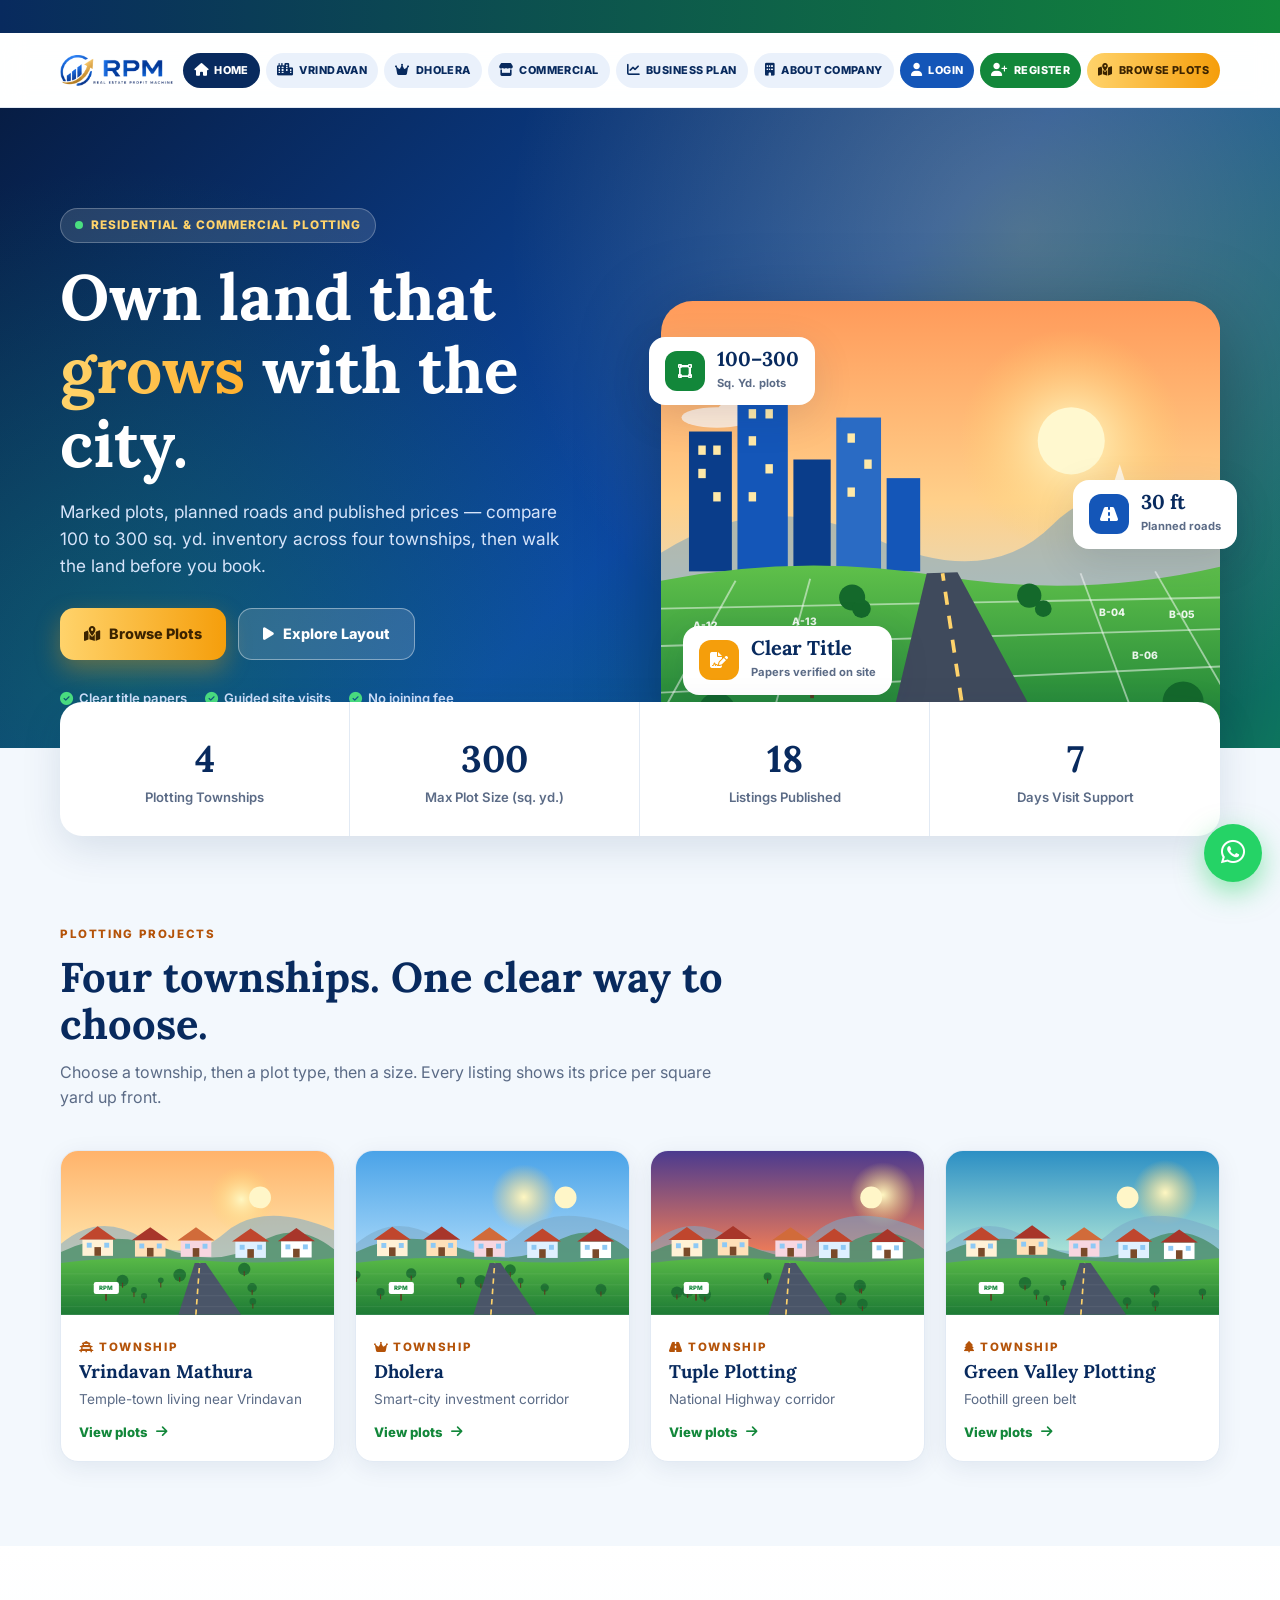
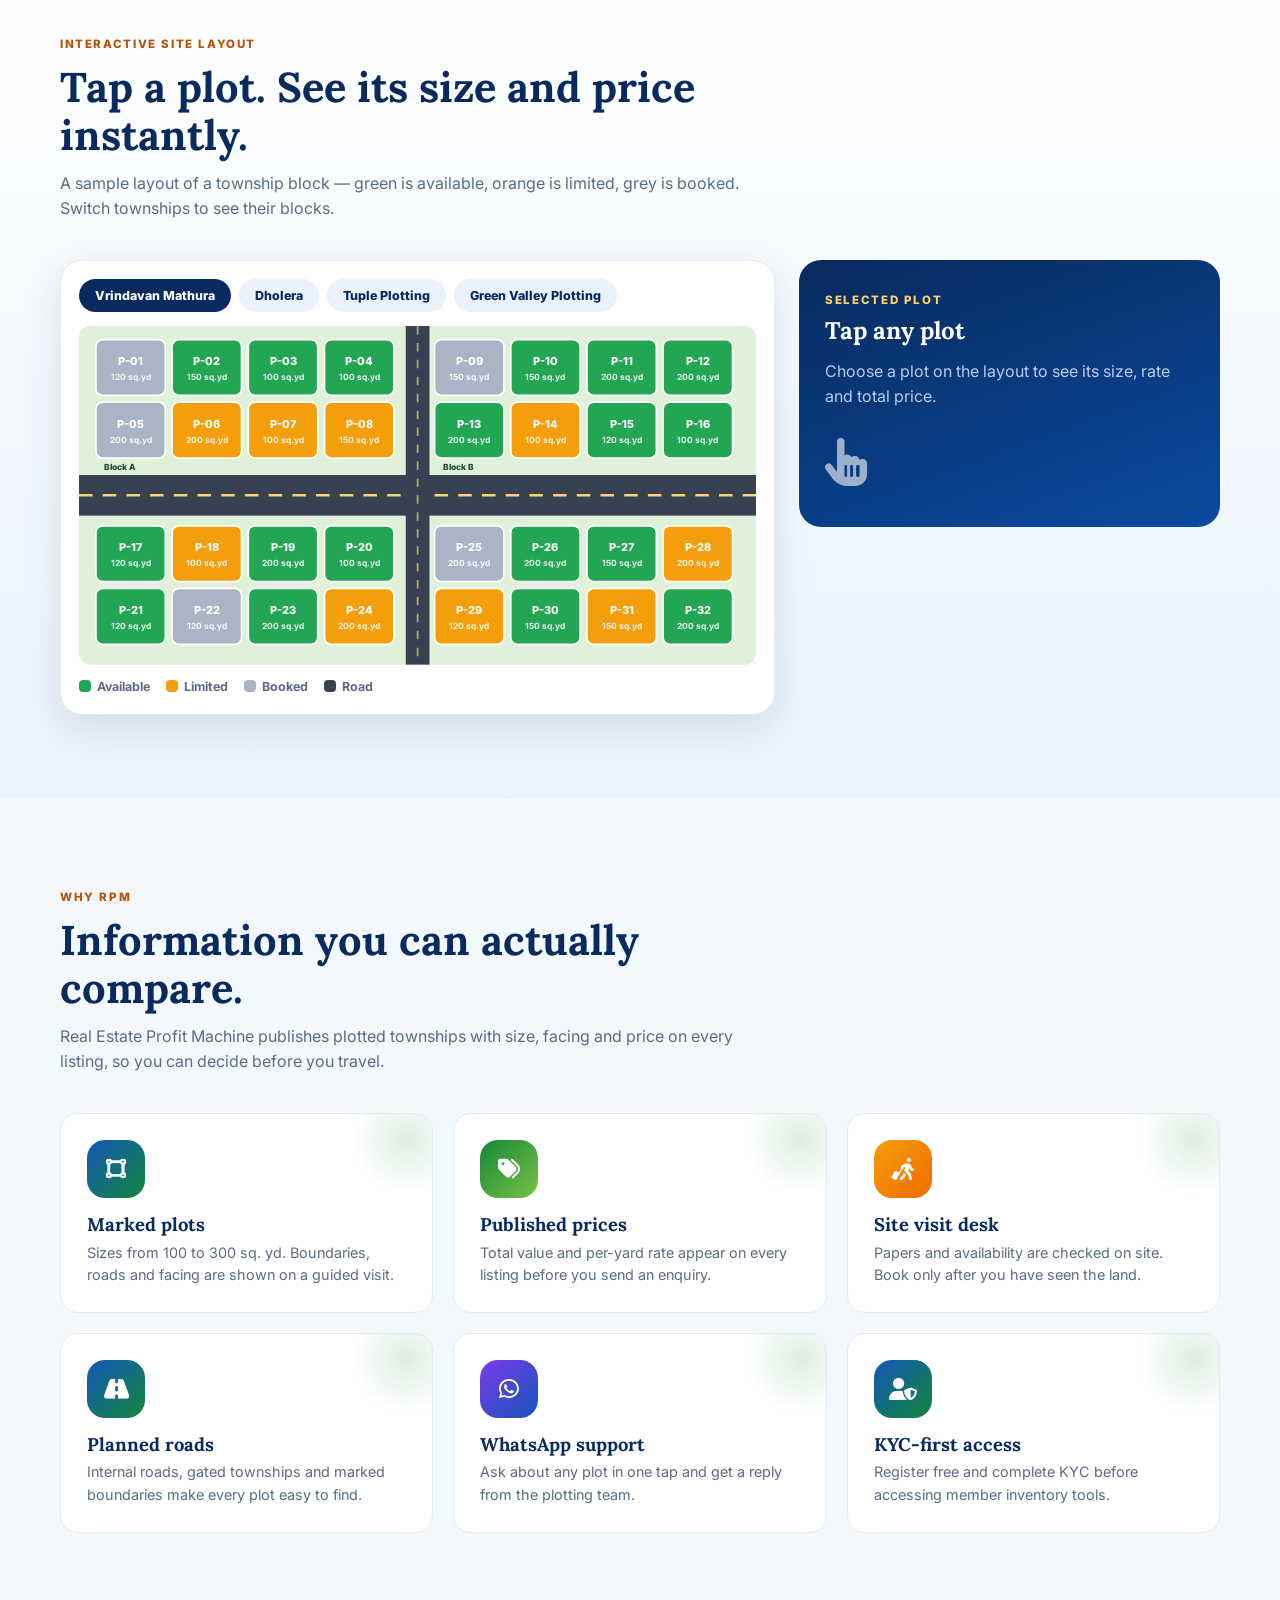
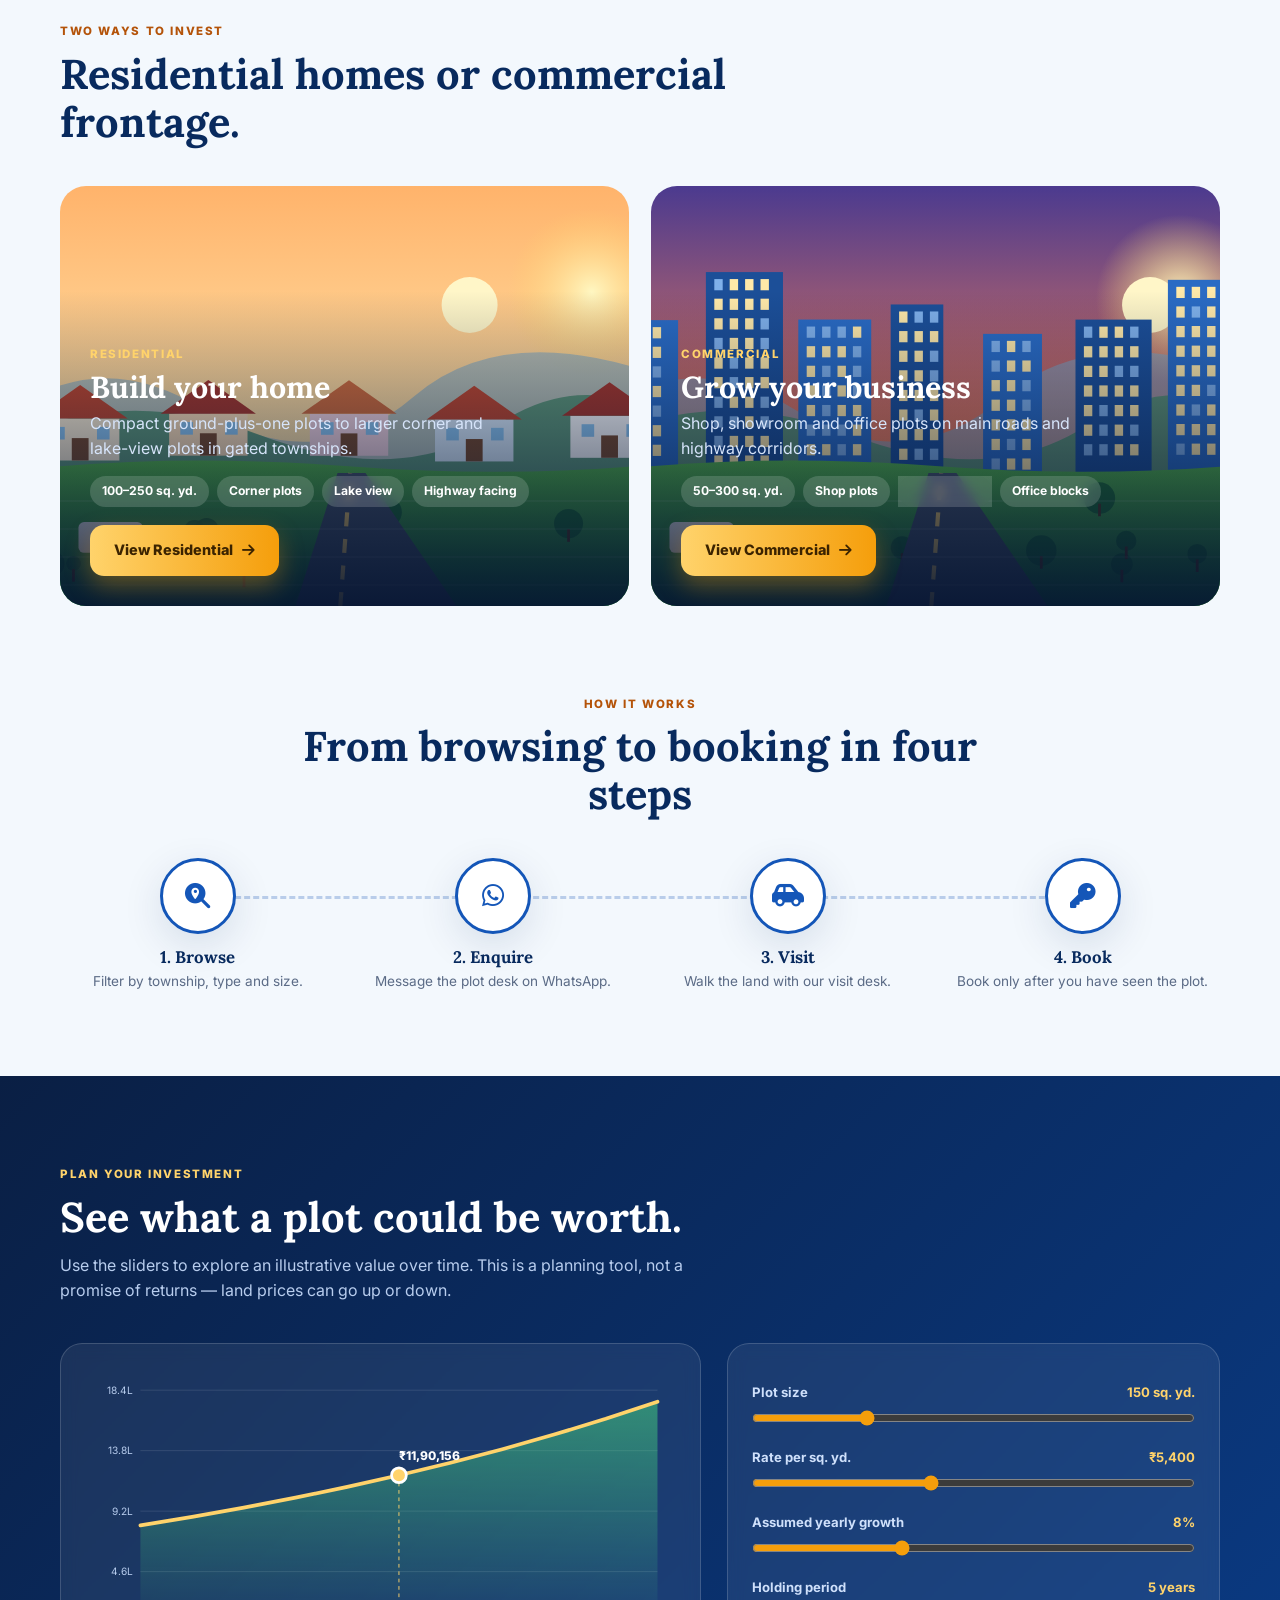
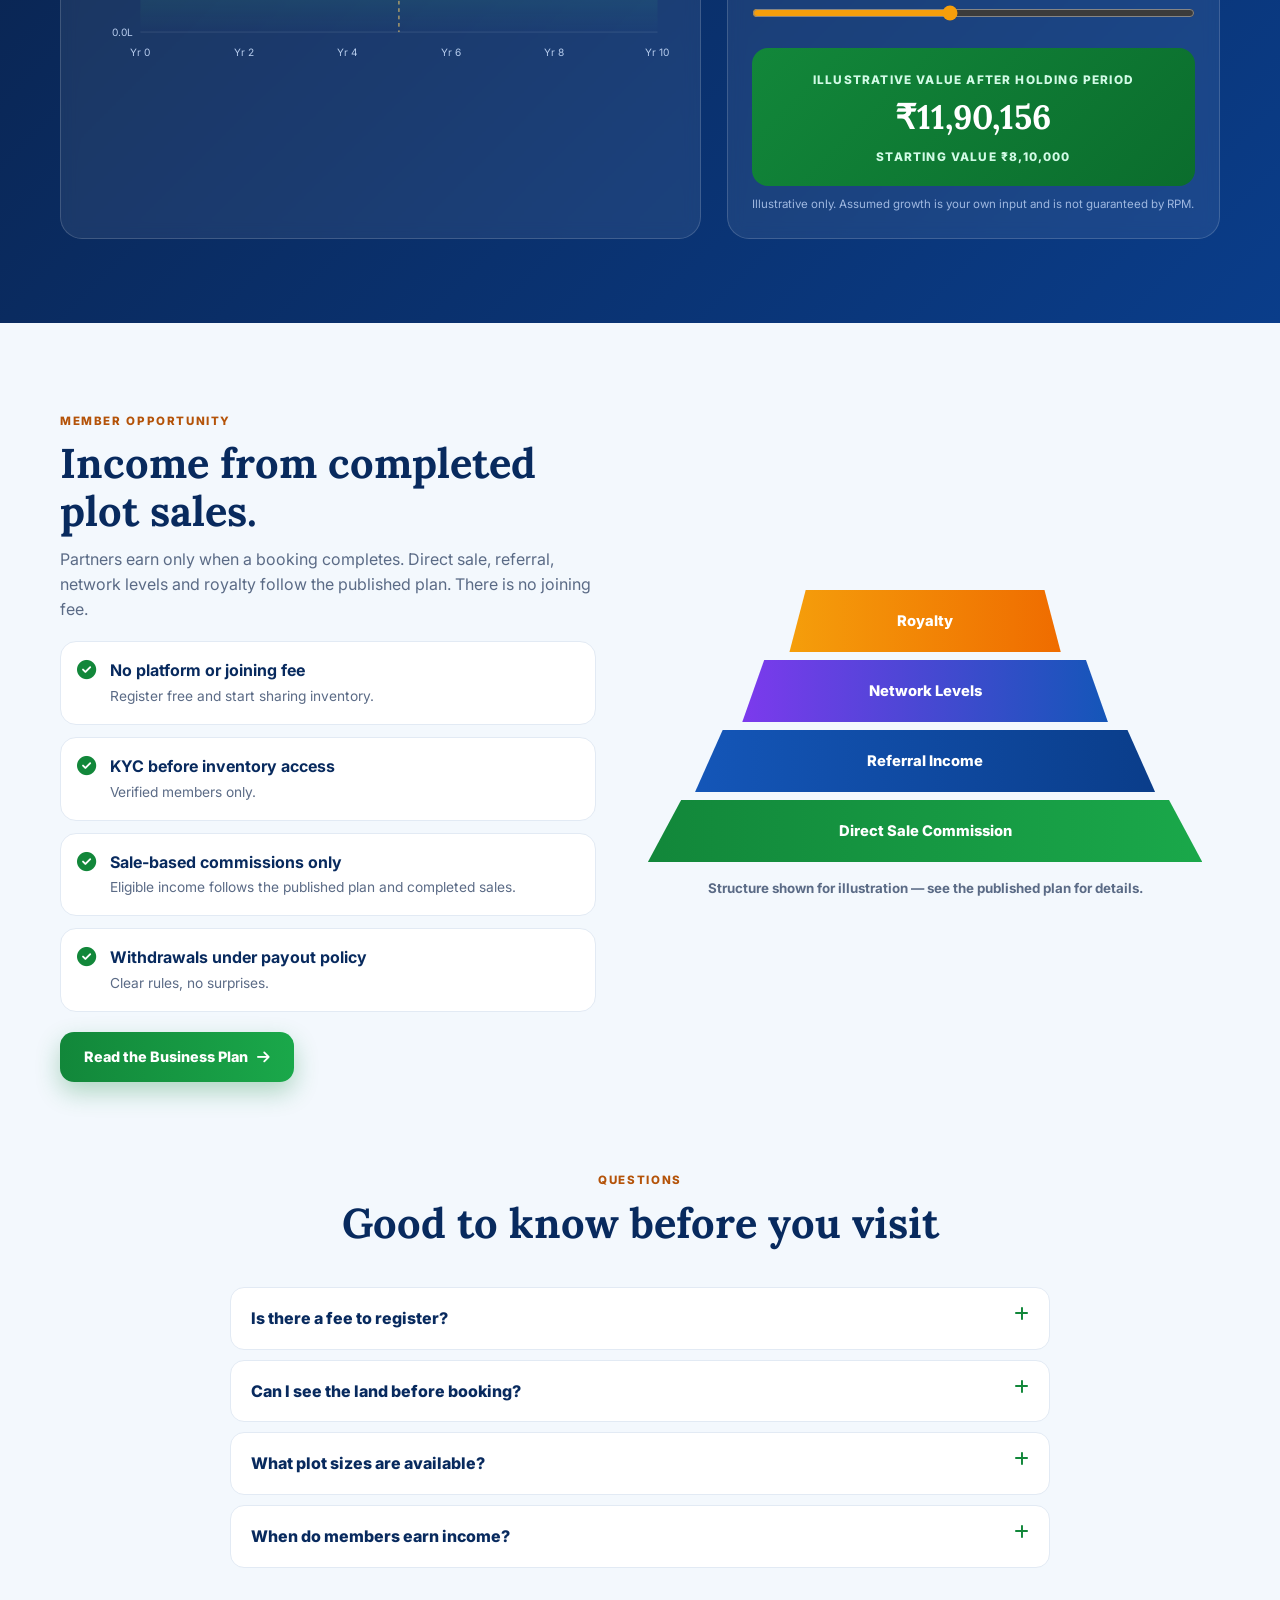
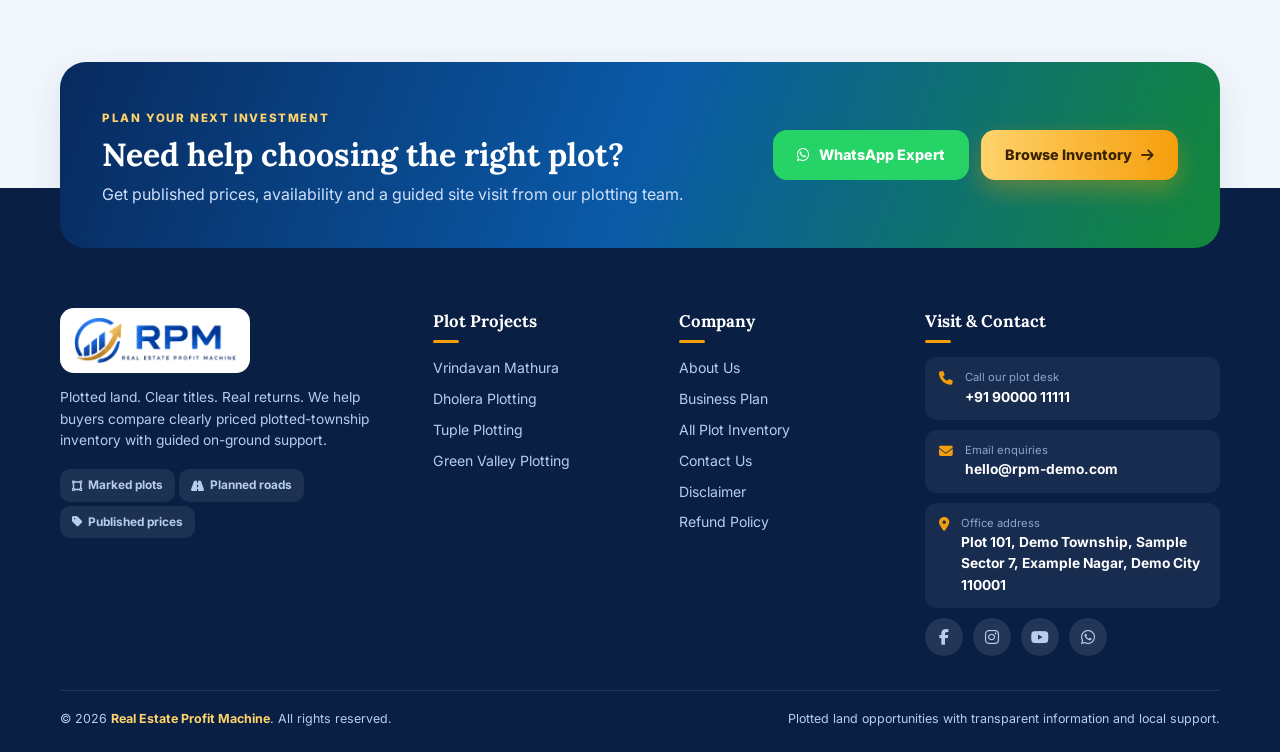
<file: index.html>
<!doctype html>
<html lang="en">
  <head>
    <meta charset="utf-8" />
    <meta name="viewport" content="width=device-width,initial-scale=1" />
    <title>Real Estate Profit Machine – Plotted Land with Clear Title</title>
    <meta
      name="description"
      content="Compare clearly priced residential and commercial plots in Vrindavan Mathura, Dholera, Tuple and Green Valley. Book a guided site visit."
    />
    <link rel="icon" type="image/svg+xml" href="images/favicon.svg" />
    <link rel="preconnect" href="https://fonts.googleapis.com" />
    <link
      href="https://fonts.googleapis.com/css2?family=Inter:wght@400;600;700;800&family=Lora:wght@600;700&display=swap"
      rel="stylesheet"
    />
    <link
      rel="stylesheet"
      href="https://cdnjs.cloudflare.com/ajax/libs/font-awesome/6.5.1/css/all.min.css"
    />
    <link rel="stylesheet" href="css/style.css" />
  </head>
  <body>
    <div id="site-header"></div>

    <!-- HERO -->
    <section class="hero">
      <div class="wrap">
        <div>
          <span class="pill"
            ><span class="dot"></span>Residential &amp; Commercial
            Plotting</span
          >
          <h1>Own land that <em>grows</em> with the city.</h1>
          <p class="lead">
            Marked plots, planned roads and published prices — compare 100 to
            300 sq. yd. inventory across four townships, then walk the land
            before you book.
          </p>
          <div class="cta">
            <a class="btn btn-gold" href="projects.html"
              ><i class="fa-solid fa-map-location-dot"></i>Browse Plots</a
            >
            <a class="btn btn-ghost" href="#layout"
              ><i class="fa-solid fa-play"></i>Explore Layout</a
            >
          </div>
          <div class="trust">
            <span
              ><i class="fa-solid fa-circle-check"></i>Clear title papers</span
            ><span
              ><i class="fa-solid fa-circle-check"></i>Guided site visits</span
            ><span><i class="fa-solid fa-circle-check"></i>No joining fee</span>
          </div>
        </div>
        <div class="hero-art">
          <svg
            viewBox="0 0 600 480"
            xmlns="http://www.w3.org/2000/svg"
            role="img"
            aria-label="Township illustration"
          >
            <defs>
              <linearGradient id="hs" x1="0" y1="0" x2="0" y2="1">
                <stop offset="0" stop-color="#ff9a5a" />
                <stop offset=".45" stop-color="#ffd08a" />
                <stop offset="1" stop-color="#bfe6ff" />
              </linearGradient>
              <linearGradient id="hg" x1="0" y1="0" x2="0" y2="1">
                <stop offset="0" stop-color="#5fc04a" />
                <stop offset="1" stop-color="#157a35" />
              </linearGradient>
              <radialGradient id="hsun">
                <stop offset="0" stop-color="#fffbd0" />
                <stop offset="1" stop-color="#ffd36b" stop-opacity="0" />
              </radialGradient>
              <clipPath id="hc">
                <rect width="600" height="480" rx="34" />
              </clipPath>
            </defs>
            <g clip-path="url(#hc)">
              <rect width="600" height="480" fill="url(#hs)" />
              <circle
                class="sunglow"
                cx="440"
                cy="150"
                r="120"
                fill="url(#hsun)"
              />
              <circle cx="440" cy="150" r="36" fill="#fff8cf" />
              <g class="cloud" opacity=".85">
                <ellipse cx="60" cy="70" rx="46" ry="14" fill="#fff" />
                <ellipse cx="90" cy="60" rx="30" ry="14" fill="#fff" />
              </g>
              <g class="cloud b" opacity=".7">
                <ellipse cx="60" cy="125" rx="38" ry="11" fill="#fff" />
                <ellipse cx="85" cy="117" rx="24" ry="11" fill="#fff" />
              </g>
              <path
                d="M0 270 Q110 200 230 255 T420 240 T600 250 V480 H0Z"
                fill="#6e9fc4"
                opacity=".5"
              />
              <!-- skyline -->
              <g>
                <rect x="30" y="140" width="46" height="150" fill="#0a3d8a" />
                <rect x="82" y="100" width="54" height="190" fill="#1456b8" />
                <rect x="142" y="170" width="40" height="120" fill="#0a3d8a" />
                <rect x="188" y="125" width="48" height="165" fill="#2a6bc4" />
                <rect x="242" y="190" width="36" height="100" fill="#1456b8" />
                <g fill="#ffe9a8">
                  <rect x="40" y="155" width="8" height="10" />
                  <rect x="56" y="155" width="8" height="10" />
                  <rect x="40" y="180" width="8" height="10" />
                  <rect x="56" y="205" width="8" height="10" />
                  <rect x="94" y="116" width="8" height="10" />
                  <rect x="112" y="116" width="8" height="10" />
                  <rect x="94" y="145" width="8" height="10" />
                  <rect x="112" y="175" width="8" height="10" />
                  <rect x="94" y="205" width="8" height="10" />
                  <rect x="200" y="142" width="8" height="10" />
                  <rect x="218" y="170" width="8" height="10" />
                  <rect x="200" y="200" width="8" height="10" />
                </g>
              </g>
              <!-- temple -->
              <g transform="translate(470 175)">
                <path d="M0 70 L22 0 L44 70Z" fill="#fff4e0" />
                <path d="M10 70 L22 25 L34 70Z" fill="#ffd9a0" />
                <rect x="-6" y="70" width="56" height="10" fill="#fff4e0" />
              </g>
              <path
                d="M0 300 Q150 270 300 295 T600 285 V480 H0Z"
                fill="url(#hg)"
              />
              <!-- plots grid -->
              <g stroke="#fff" stroke-opacity=".5" stroke-width="2" fill="none">
                <path d="M0 330 L600 318" />
                <path d="M0 370 L600 352" />
                <path d="M0 420 L600 392" />
                <path d="M80 300 L-20 480" />
                <path d="M160 298 L110 480" />
                <path d="M450 292 L520 480" />
                <path d="M530 290 L640 480" />
              </g>
              <g
                font-family="Inter"
                font-size="11"
                font-weight="800"
                fill="#fff"
                opacity=".9"
              >
                <text x="34" y="352">A-12</text>
                <text x="140" y="348">A-13</text>
                <text x="470" y="338">B-04</text>
                <text x="545" y="340">B-05</text>
                <text x="60" y="404">A-14</text>
                <text x="505" y="384">B-06</text>
              </g>
              <!-- road -->
              <path d="M240 480 L285 292 L318 291 L420 480Z" fill="#3f4a5c" />
              <path
                d="M330 480 L302 292"
                stroke="#ffd36b"
                stroke-width="4"
                stroke-dasharray="14 12"
                fill="none"
              />
              <!-- trees -->
              <g fill="#14692b">
                <circle cx="205" cy="318" r="14" />
                <circle cx="215" cy="330" r="10" />
                <circle cx="395" cy="316" r="13" />
                <circle cx="410" cy="330" r="9" />
                <circle cx="60" cy="440" r="20" />
                <circle cx="560" cy="430" r="22" />
              </g>
              <!-- sign board -->
              <g transform="translate(120 360)">
                <rect width="84" height="40" rx="8" fill="#fff" />
                <text
                  x="42"
                  y="18"
                  font-family="Lora"
                  font-weight="700"
                  font-size="15"
                  text-anchor="middle"
                  fill="#1456b8"
                >
                  RPM
                </text>
                <text
                  x="42"
                  y="32"
                  font-family="Inter"
                  font-weight="800"
                  font-size="8"
                  text-anchor="middle"
                  fill="#12873a"
                >
                  PLOTS OPEN
                </text>
                <rect x="40" y="40" width="4" height="26" fill="#5b3a1e" />
              </g>
            </g>
          </svg>
          <div class="float f1">
            <div class="ic"><i class="fa-solid fa-vector-square"></i></div>
            <div><b>100–300</b><small>Sq. Yd. plots</small></div>
          </div>
          <div class="float f2">
            <div class="ic"><i class="fa-solid fa-road"></i></div>
            <div><b>30 ft</b><small>Planned roads</small></div>
          </div>
          <div class="float f3">
            <div class="ic"><i class="fa-solid fa-file-signature"></i></div>
            <div><b>Clear Title</b><small>Papers verified on site</small></div>
          </div>
        </div>
      </div>
    </section>

    <!-- STATS -->
    <section class="stats">
      <div class="wrap">
        <div class="grid rv">
          <div class="stat">
            <b data-to="4">0</b>
            <p>Plotting Townships</p>
          </div>
          <div class="stat">
            <b data-to="300">0</b>
            <p>Max Plot Size (sq. yd.)</p>
          </div>
          <div class="stat">
            <b data-to="18">0</b>
            <p>Listings Published</p>
          </div>
          <div class="stat">
            <b data-to="7">0</b>
            <p>Days Visit Support</p>
          </div>
        </div>
      </div>
    </section>

    <!-- TOWNSHIPS -->
    <section class="sec" id="townships">
      <div class="wrap">
        <div class="sec-head rv">
          <span class="eyebrow">Plotting projects</span>
          <h2>Four townships. One clear way to choose.</h2>
          <p>
            Choose a township, then a plot type, then a size. Every listing
            shows its price per square yard up front.
          </p>
        </div>
        <div class="towns" id="townGrid"></div>
      </div>
    </section>

    <!-- INTERACTIVE LAYOUT -->
    <section class="sec mapsec" id="layout">
      <div class="wrap">
        <div class="sec-head rv">
          <span class="eyebrow">Interactive site layout</span>
          <h2>Tap a plot. See its size and price instantly.</h2>
          <p>
            A sample layout of a township block — green is available, orange is
            limited, grey is booked. Switch townships to see their blocks.
          </p>
        </div>
        <div class="mapbox rv">
          <div class="mapcard">
            <div class="tabs" id="mapTabs"></div>
            <svg
              id="plotMap"
              viewBox="0 0 800 400"
              xmlns="http://www.w3.org/2000/svg"
            ></svg>
            <div class="legend">
              <span><i style="background: #22a653"></i>Available</span
              ><span><i style="background: #f59e0b"></i>Limited</span
              ><span><i style="background: #aab4c4"></i>Booked</span
              ><span><i style="background: #374151"></i>Road</span>
            </div>
          </div>
          <aside class="info" id="plotInfo"></aside>
        </div>
      </div>
    </section>

    <!-- WHY -->
    <section class="sec" id="about">
      <div class="wrap">
        <div class="sec-head rv">
          <span class="eyebrow">Why RPM</span>
          <h2>Information you can actually compare.</h2>
          <p>
            Real Estate Profit Machine publishes plotted townships with size,
            facing and price on every listing, so you can decide before you
            travel.
          </p>
        </div>
        <div class="feats">
          <div class="feat rv">
            <div class="ic"><i class="fa-solid fa-vector-square"></i></div>
            <h3>Marked plots</h3>
            <p>
              Sizes from 100 to 300 sq. yd. Boundaries, roads and facing are
              shown on a guided visit.
            </p>
          </div>
          <div class="feat rv">
            <div class="ic"><i class="fa-solid fa-tags"></i></div>
            <h3>Published prices</h3>
            <p>
              Total value and per-yard rate appear on every listing before you
              send an enquiry.
            </p>
          </div>
          <div class="feat rv">
            <div class="ic">
              <i class="fa-solid fa-person-walking-luggage"></i>
            </div>
            <h3>Site visit desk</h3>
            <p>
              Papers and availability are checked on site. Book only after you
              have seen the land.
            </p>
          </div>
          <div class="feat rv">
            <div class="ic"><i class="fa-solid fa-road"></i></div>
            <h3>Planned roads</h3>
            <p>
              Internal roads, gated townships and marked boundaries make every
              plot easy to find.
            </p>
          </div>
          <div class="feat rv">
            <div class="ic"><i class="fa-brands fa-whatsapp"></i></div>
            <h3>WhatsApp support</h3>
            <p>
              Ask about any plot in one tap and get a reply from the plotting
              team.
            </p>
          </div>
          <div class="feat rv">
            <div class="ic"><i class="fa-solid fa-user-shield"></i></div>
            <h3>KYC-first access</h3>
            <p>
              Register free and complete KYC before accessing member inventory
              tools.
            </p>
          </div>
        </div>
      </div>
    </section>

    <!-- RES vs COM -->
    <section class="sec" style="padding-top: 0">
      <div class="wrap">
        <div class="sec-head rv">
          <span class="eyebrow">Two ways to invest</span>
          <h2>Residential homes or commercial frontage.</h2>
        </div>
        <div class="split">
          <div class="panel rv">
            <div
              class="bg"
              id="resArt"
              style="position: absolute; inset: 0"
            ></div>
            <span class="eyebrow light">Residential</span>
            <h3>Build your home</h3>
            <p>
              Compact ground-plus-one plots to larger corner and lake-view plots
              in gated townships.
            </p>
            <ul>
              <li>100–250 sq. yd.</li>
              <li>Corner plots</li>
              <li>Lake view</li>
              <li>Highway facing</li>
            </ul>
            <div>
              <a class="btn btn-gold" href="projects.html?type=residential"
                >View Residential <i class="fa-solid fa-arrow-right"></i
              ></a>
            </div>
          </div>
          <div class="panel rv">
            <div
              class="bg"
              id="comArt"
              style="position: absolute; inset: 0"
            ></div>
            <span class="eyebrow light">Commercial</span>
            <h3>Grow your business</h3>
            <p>
              Shop, showroom and office plots on main roads and highway
              corridors.
            </p>
            <ul>
              <li>50–300 sq. yd.</li>
              <li>Shop plots</li>
              <li>Showrooms</li>
              <li>Office blocks</li>
            </ul>
            <div>
              <a class="btn btn-gold" href="projects.html?type=commercial"
                >View Commercial <i class="fa-solid fa-arrow-right"></i
              ></a>
            </div>
          </div>
        </div>
      </div>
    </section>

    <!-- HOW IT WORKS -->
    <section class="sec" style="padding-top: 0">
      <div class="wrap">
        <div class="sec-head center rv" style="text-align: center">
          <span class="eyebrow">How it works</span>
          <h2>From browsing to booking in four steps</h2>
        </div>
        <div class="steps">
          <div class="step rv">
            <div class="num">
              <i class="fa-solid fa-magnifying-glass-location"></i>
            </div>
            <h3>1. Browse</h3>
            <p>Filter by township, type and size.</p>
          </div>
          <div class="step rv">
            <div class="num"><i class="fa-brands fa-whatsapp"></i></div>
            <h3>2. Enquire</h3>
            <p>Message the plot desk on WhatsApp.</p>
          </div>
          <div class="step rv">
            <div class="num"><i class="fa-solid fa-car-side"></i></div>
            <h3>3. Visit</h3>
            <p>Walk the land with our visit desk.</p>
          </div>
          <div class="step rv">
            <div class="num"><i class="fa-solid fa-key"></i></div>
            <h3>4. Book</h3>
            <p>Book only after you have seen the plot.</p>
          </div>
        </div>
      </div>
    </section>

    <!-- GROWTH + CALCULATOR -->
    <section class="sec growth" id="growth">
      <div class="wrap">
        <div class="sec-head rv">
          <span class="eyebrow light">Plan your investment</span>
          <h2>See what a plot could be worth.</h2>
          <p>
            Use the sliders to explore an illustrative value over time. This is
            a planning tool, not a promise of returns — land prices can go up or
            down.
          </p>
        </div>
        <div class="gbox">
          <div class="gcard">
            <svg
              id="chart"
              viewBox="0 0 640 330"
              xmlns="http://www.w3.org/2000/svg"
            ></svg>
          </div>
          <div class="gcard calc">
            <label>Plot size <b id="vSize">150 sq. yd.</b></label
            ><input
              id="iSize"
              type="range"
              min="100"
              max="300"
              step="10"
              value="150"
            />
            <label>Rate per sq. yd. <b id="vRate">₹5,400</b></label
            ><input
              id="iRate"
              type="range"
              min="3000"
              max="9000"
              step="100"
              value="5400"
            />
            <label>Assumed yearly growth <b id="vG">8%</b></label
            ><input id="iG" type="range" min="2" max="20" step="1" value="8" />
            <label>Holding period <b id="vY">5 years</b></label
            ><input id="iY" type="range" min="1" max="10" step="1" value="5" />
            <div class="result">
              <small>Illustrative value after holding period</small
              ><b id="rOut">—</b><small id="rBuy"></small>
            </div>
            <p class="note">
              Illustrative only. Assumed growth is your own input and is not
              guaranteed by RPM.
            </p>
          </div>
        </div>
      </div>
    </section>

    <!-- BUSINESS PLAN -->
    <section class="sec" id="plan">
      <div class="wrap plan">
        <div class="rv">
          <span class="eyebrow">Member opportunity</span>
          <h2
            style="font-size: clamp(1.8rem, 3.4vw, 2.6rem); margin: 8px 0 12px"
          >
            Income from completed plot sales.
          </h2>
          <p style="color: var(--muted); margin-bottom: 20px">
            Partners earn only when a booking completes. Direct sale, referral,
            network levels and royalty follow the published plan. There is no
            joining fee.
          </p>
          <div class="plist">
            <div class="pitem">
              <i class="fa-solid fa-circle-check"></i>
              <div>
                <b>No platform or joining fee</b
                ><span>Register free and start sharing inventory.</span>
              </div>
            </div>
            <div class="pitem">
              <i class="fa-solid fa-circle-check"></i>
              <div>
                <b>KYC before inventory access</b
                ><span>Verified members only.</span>
              </div>
            </div>
            <div class="pitem">
              <i class="fa-solid fa-circle-check"></i>
              <div>
                <b>Sale-based commissions only</b
                ><span
                  >Eligible income follows the published plan and completed
                  sales.</span
                >
              </div>
            </div>
            <div class="pitem">
              <i class="fa-solid fa-circle-check"></i>
              <div>
                <b>Withdrawals under payout policy</b
                ><span>Clear rules, no surprises.</span>
              </div>
            </div>
          </div>
          <p style="margin-top: 20px">
            <a class="btn btn-green" href="#"
              >Read the Business Plan <i class="fa-solid fa-arrow-right"></i
            ></a>
          </p>
        </div>
        <div class="pyr rv">
          <div
            style="
              width: 46%;
              background: linear-gradient(90deg, #f59e0b, #ef6c00);
            "
          >
            Royalty
          </div>
          <div
            style="
              width: 62%;
              background: linear-gradient(90deg, #7c3aed, #1456b8);
            "
          >
            Network Levels
          </div>
          <div
            style="
              width: 78%;
              background: linear-gradient(90deg, #1456b8, #0a3d8a);
            "
          >
            Referral Income
          </div>
          <div
            style="
              width: 94%;
              background: linear-gradient(90deg, #12873a, #1aa84a);
            "
          >
            Direct Sale Commission
          </div>
          <small style="color: var(--muted); margin-top: 8px; font-weight: 700"
            >Structure shown for illustration — see the published plan for
            details.</small
          >
        </div>
      </div>
    </section>

    <!-- FAQ -->
    <section class="sec" style="padding-top: 0">
      <div class="wrap">
        <div class="sec-head center rv" style="text-align: center">
          <span class="eyebrow">Questions</span>
          <h2>Good to know before you visit</h2>
        </div>
        <div class="faq" id="faq">
          <div class="q rv">
            <button>
              Is there a fee to register?<i class="fa-solid fa-plus"></i>
            </button>
            <div class="a">
              No. Registration is free and there is no platform or joining fee.
              KYC is required before member inventory access.
            </div>
          </div>
          <div class="q rv">
            <button>
              Can I see the land before booking?<i class="fa-solid fa-plus"></i>
            </button>
            <div class="a">
              Yes. Our site visit desk walks you through the plot, boundaries
              and roads. Papers and availability are checked on site.
            </div>
          </div>
          <div class="q rv">
            <button>
              What plot sizes are available?<i class="fa-solid fa-plus"></i>
            </button>
            <div class="a">
              Residential plots from about 100 to 250 sq. yd. and commercial
              plots from 50 to 300 sq. yd., depending on the township.
            </div>
          </div>
          <div class="q rv">
            <button>
              When do members earn income?<i class="fa-solid fa-plus"></i>
            </button>
            <div class="a">
              Only when a booking completes, as set out in the published
              business plan.
            </div>
          </div>
        </div>
      </div>
    </section>

    <div id="site-footer"></div>

    <script src="js/app.js"></script>
    <script>
      mountChrome("home");
      counters();

      /* township cards */
      document.getElementById("townGrid").innerHTML = TOWNS.map(
        (t, i) => `
 <a class="town rv" href="${t.page}"><div class="art">${art("residential", t.mood, i + 3, "t" + i)}</div>
 <div class="body"><span class="eyebrow"><i class="fa-solid ${t.icon}"></i> Township</span><h3>${t.name}</h3><p>${t.sub}</p><span class="link">View plots <i class="fa-solid fa-arrow-right"></i></span></div></a>`,
      ).join("");

      reveal();

      /* residential / commercial panels */
      document.getElementById("resArt").innerHTML = art(
        "residential",
        "dawn",
        11,
        "r",
      ).replace(
        "<svg",
        '<svg class="bg" style="position:absolute;inset:0;width:100%;height:100%"',
      );
      document.getElementById("comArt").innerHTML = art(
        "commercial",
        "dusk",
        5,
        "c",
      ).replace(
        "<svg",
        '<svg class="bg" style="position:absolute;inset:0;width:100%;height:100%"',
      );

      /* interactive plot layout */
      let curTown = 0,
        sel = null;
      const tabs = document.getElementById("mapTabs"),
        svg = document.getElementById("plotMap"),
        info = document.getElementById("plotInfo");
      const RATES = [5400, 4800, 5200, 6100];
      tabs.innerHTML = TOWNS.map(
        (t, i) =>
          `<button class="tab ${i ? "" : "on"}" data-i="${i}">${t.name}</button>`,
      ).join("");
      tabs.onclick = (e) => {
        const b = e.target.closest(".tab");
        if (!b) return;
        curTown = +b.dataset.i;
        [...tabs.children].forEach((x) => x.classList.toggle("on", x === b));
        drawMap();
      };
      function drawMap() {
        let seed = (curTown + 1) * 7919,
          rnd = () => {
            seed = (seed * 9301 + 49297) % 233280;
            return seed / 233280;
          };
        let h = `<rect width="800" height="400" rx="14" fill="#dff1d8"/><rect x="0" y="176" width="800" height="48" fill="#374151"/><path d="M0 200 H800" stroke="#ffd36b" stroke-width="3" stroke-dasharray="16 12"/><rect x="386" y="0" width="28" height="400" fill="#374151"/><path d="M400 0 V400" stroke="#ffd36b" stroke-width="2" stroke-dasharray="10 10" opacity=".7"/>`;
        const sizes = [100, 120, 150, 200],
          quad = [
            [20, 16],
            [420, 16],
            [20, 236],
            [420, 236],
          ];
        let n = 0;
        window.__plots = {};
        quad.forEach(([qx, qy], qi) => {
          for (let r = 0; r < 2; r++)
            for (let c = 0; c < 4; c++) {
              const x = qx + c * 90,
                y = qy + r * 74,
                rr = rnd(),
                st = rr < 0.55 ? "available" : rr < 0.8 ? "limited" : "booked";
              const size = sizes[Math.floor(rnd() * 4)];
              n++;
              const id = "P-" + String(n).padStart(2, "0");
              window.__plots[id] = {
                id,
                size,
                st,
                rate: RATES[curTown],
                block: "ABCD"[qi],
              };
              const col =
                st === "available"
                  ? "#22a653"
                  : st === "limited"
                    ? "#f59e0b"
                    : "#aab4c4";
              h += `<g><rect class="plot" data-id="${id}" x="${x}" y="${y}" width="82" height="66" rx="8" fill="${col}"/><text x="${x + 41}" y="${y + 30}" text-anchor="middle" font-size="13" font-weight="800" fill="#fff" pointer-events="none" font-family="Inter">${id}</text><text x="${x + 41}" y="${y + 48}" text-anchor="middle" font-size="10" font-weight="700" fill="#fff" opacity=".9" pointer-events="none" font-family="Inter">${size} sq.yd</text></g>`;
            }
        });
        h += `<g font-family="Inter" font-size="10" font-weight="800" fill="#1d4d2a"><text x="30" y="170">Block A</text><text x="430" y="170">Block B</text><text x="30" y="236" dy="-4" opacity="0"></text></g>`;
        svg.innerHTML = h;
        sel = null;
        showInfo(null);
      }
      svg.addEventListener("click", (e) => {
        const p = e.target.closest(".plot");
        if (!p) return;
        svg.querySelectorAll(".plot").forEach((x) => x.classList.remove("sel"));
        p.classList.add("sel");
        showInfo(window.__plots[p.dataset.id]);
      });
      function showInfo(p) {
        if (!p) {
          info.innerHTML = `<span class="eyebrow light">Selected plot</span><h3>Tap any plot</h3><p style="color:#b8cdee">Choose a plot on the layout to see its size, rate and total price.</p><div style="font-size:3rem;margin-top:18px;opacity:.6"><i class="fa-solid fa-hand-pointer"></i></div>`;
          return;
        }
        const total = p.size * p.rate,
          label = {
            available: "Available",
            limited: "Limited",
            booked: "Booked",
          }[p.st];
        info.innerHTML = `<span class="eyebrow light">${TOWNS[curTown].name} · Block ${p.block}</span><h3>Plot ${p.id}</h3>
   <div class="price">${inr(total)}</div><dl><div><dt>Size</dt><dd>${p.size} sq. yd.</dd></div><div><dt>Rate</dt><dd>${inr(p.rate)} / sq. yd.</dd></div><div><dt>Status</dt><dd>${label}</dd></div><div><dt>Road</dt><dd>30 ft internal</dd></div></dl>
   ${p.st === "booked" ? '<p style="color:#b8cdee">This plot is booked. Ask us about similar plots nearby.</p>' : ""}
   <a class="btn btn-wa" style="width:100%;justify-content:center" href="${WA}?text=${encodeURIComponent("Hi, I am interested in plot " + p.id + " (" + p.size + " sq. yd.) in " + TOWNS[curTown].name)}"><i class="fa-brands fa-whatsapp"></i>Enquire on WhatsApp</a>
   <p style="font-size:.7rem;color:#9fb8e0;margin-top:10px">Sample layout for illustration.</p>`;
      }
      drawMap();

      /* growth chart + calculator */
      const $ = (id) => document.getElementById(id);
      function calc() {
        const size = +$("iSize").value,
          rate = +$("iRate").value,
          g = +$("iG").value / 100,
          yrs = +$("iY").value;
        $("vSize").textContent = size + " sq. yd.";
        $("vRate").textContent = inr(rate);
        $("vG").textContent = g * 100 + "%";
        $("vY").textContent = yrs + (yrs > 1 ? " years" : " year");
        const base = size * rate,
          end = base * Math.pow(1 + g, yrs);
        $("rOut").textContent = inr(Math.round(end));
        $("rBuy").textContent = "Starting value " + inr(base);
        const W = 640,
          H = 330,
          pl = 60,
          pr = 20,
          pt = 24,
          pb = 44,
          pts = [];
        const max = base * Math.pow(1 + g, 10) * 1.05;
        for (let y = 0; y <= 10; y++) {
          pts.push([
            pl + ((W - pl - pr) * y) / 10,
            pt + (H - pt - pb) * (1 - (base * Math.pow(1 + g, y)) / max),
          ]);
        }
        const line = pts
          .map(
            (p, i) => (i ? "L" : "M") + p[0].toFixed(1) + " " + p[1].toFixed(1),
          )
          .join(" ");
        const area =
          line + ` L${pts[10][0]} ${H - pb} L${pts[0][0]} ${H - pb}Z`;
        let grid = "";
        for (let i = 0; i <= 4; i++) {
          const y = pt + ((H - pt - pb) * i) / 4;
          grid += `<line x1="${pl}" x2="${W - pr}" y1="${y}" y2="${y}" stroke="#fff" stroke-opacity=".12"/><text x="${pl - 8}" y="${y + 4}" text-anchor="end" font-size="11" fill="#b8cdee" font-family="Inter">${((max * (1 - i / 4)) / 100000).toFixed(1)}L</text>`;
        }
        let xs = "";
        for (let y = 0; y <= 10; y += 2)
          xs += `<text x="${pl + ((W - pl - pr) * y) / 10}" y="${H - 18}" text-anchor="middle" font-size="11" fill="#b8cdee" font-family="Inter">Yr ${y}</text>`;
        const m = pts[yrs];
        $("chart").innerHTML =
          `<defs><linearGradient id="ga" x1="0" y1="0" x2="0" y2="1"><stop offset="0" stop-color="#4ade80" stop-opacity=".5"/><stop offset="1" stop-color="#4ade80" stop-opacity="0"/></linearGradient></defs>${grid}${xs}<path d="${area}" fill="url(#ga)"/><path class="gline" d="${line}" fill="none" stroke="#ffd36b" stroke-width="4" stroke-linecap="round"/><line x1="${m[0]}" x2="${m[0]}" y1="${m[1]}" y2="${H - pb}" stroke="#ffd36b" stroke-dasharray="4 4"/><circle cx="${m[0]}" cy="${m[1]}" r="8" fill="#ffd36b" stroke="#fff" stroke-width="3"/><text x="${Math.min(m[0], W - 100)}" y="${m[1] - 16}" font-size="13" font-weight="800" fill="#fff" font-family="Inter">${inr(Math.round(end))}</text>`;
      }
      ["iSize", "iRate", "iG", "iY"].forEach((i) =>
        $(i).addEventListener("input", calc),
      );
      calc();
      setTimeout(() => $("growth").classList.add("in"), 100);
      new IntersectionObserver(
        (es) =>
          es.forEach((e) => e.isIntersecting && e.target.classList.add("in")),
        { threshold: 0.2 },
      ).observe($("growth"));

      /* faq */
      document
        .querySelectorAll("#faq .q button")
        .forEach(
          (b) => (b.onclick = () => b.parentElement.classList.toggle("open")),
        );
    </script>
  </body>
</html>
</file>
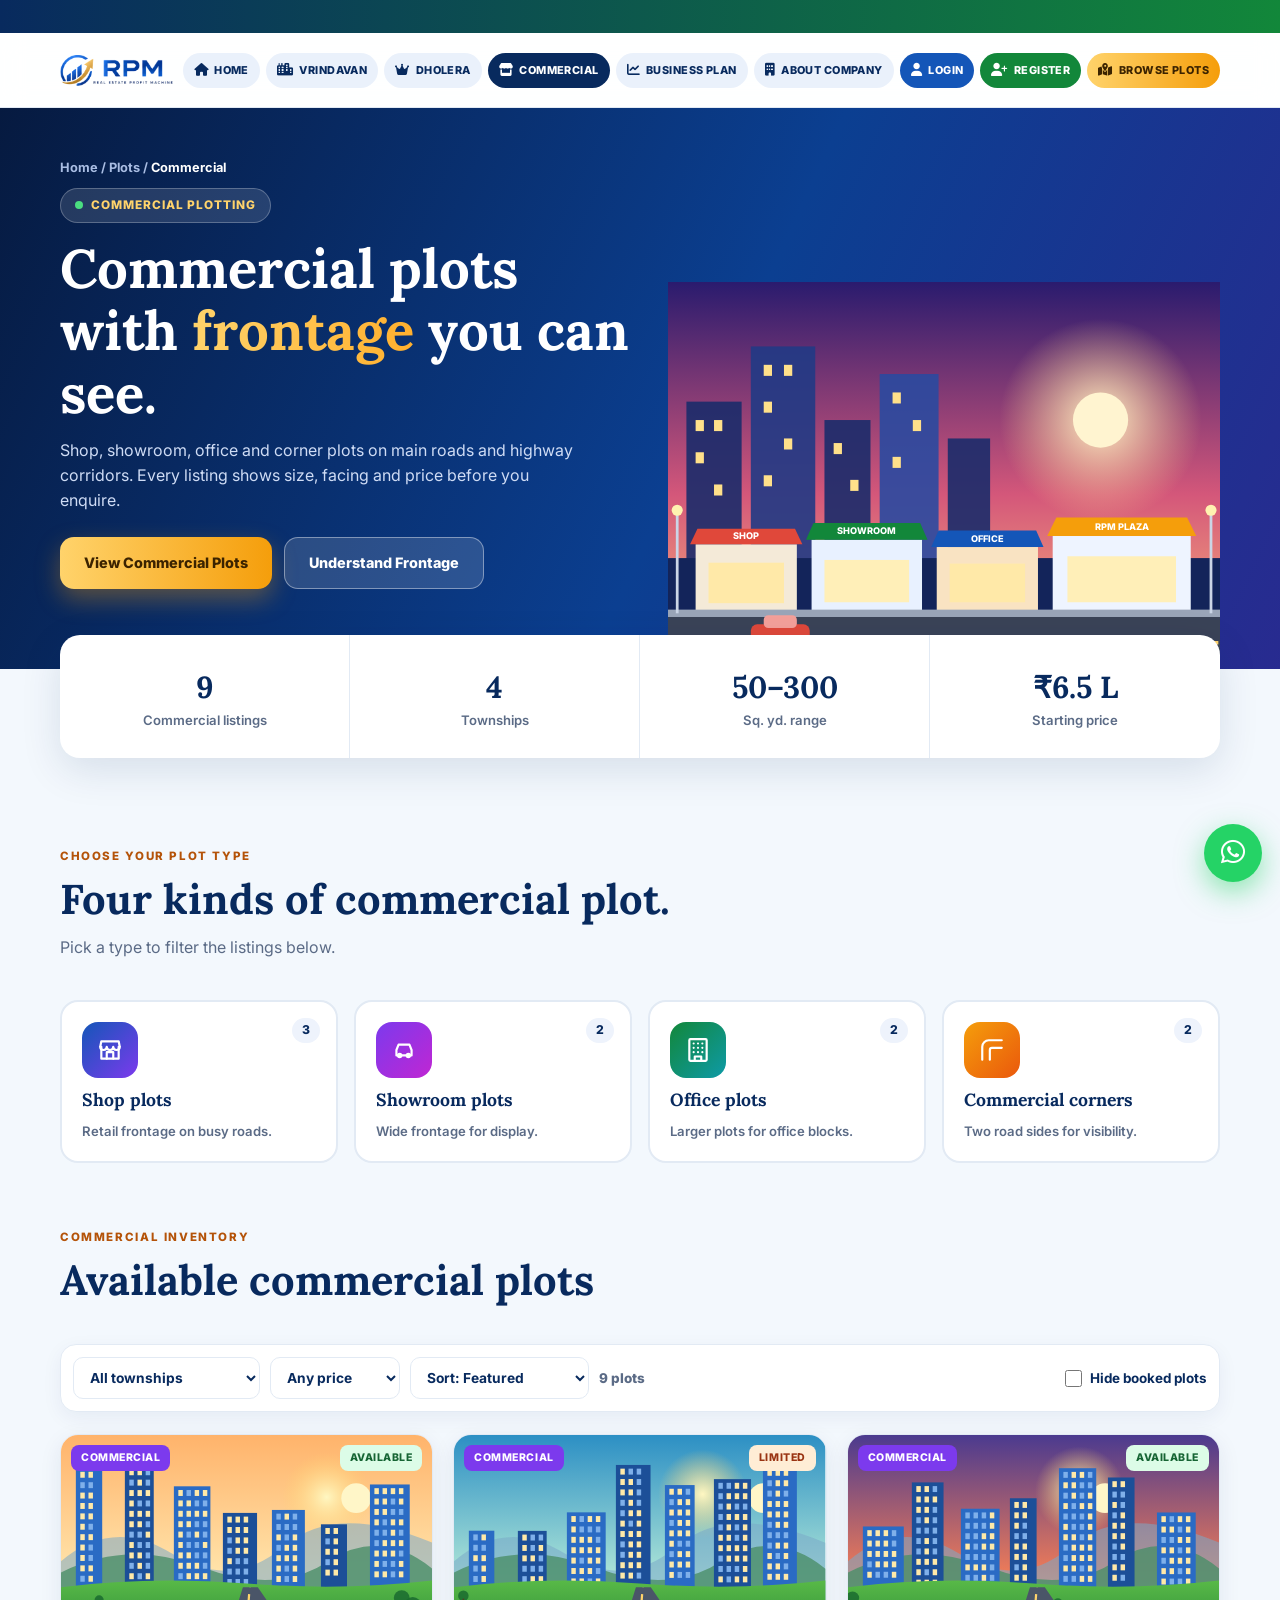
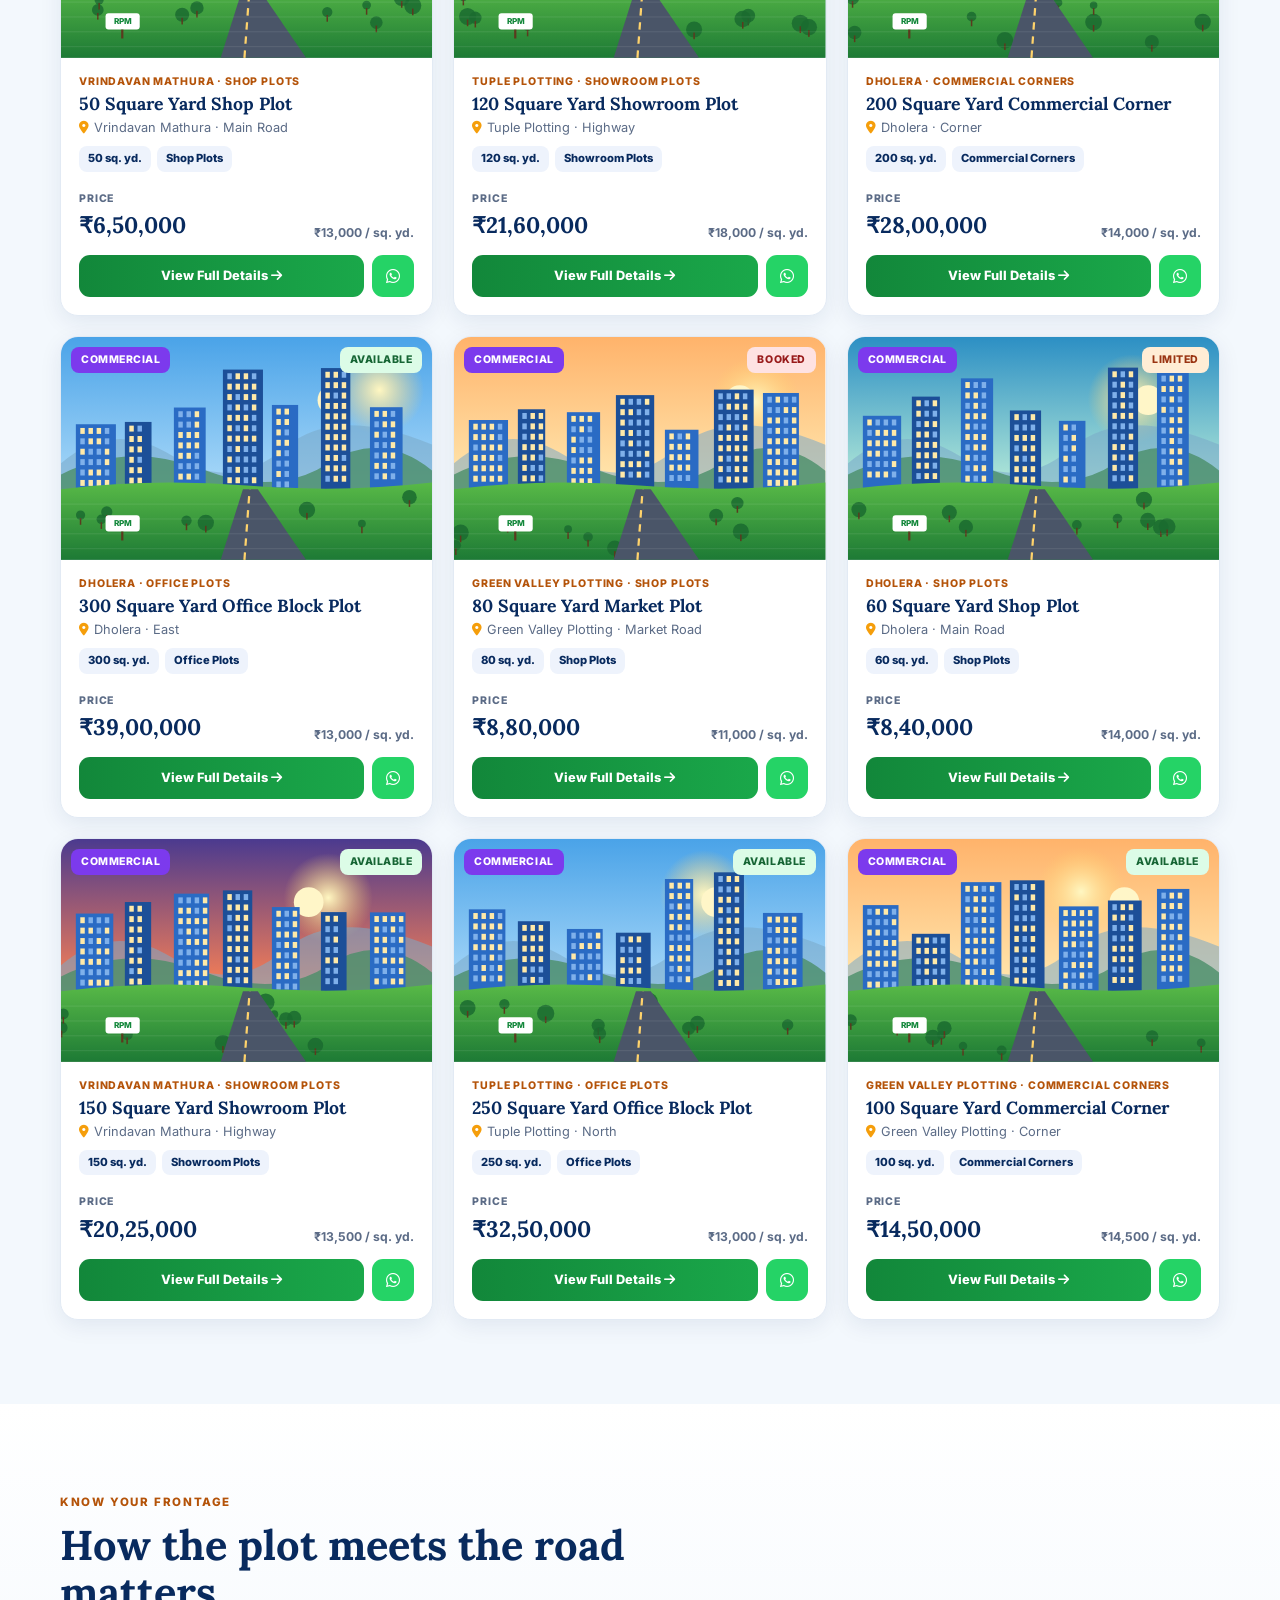
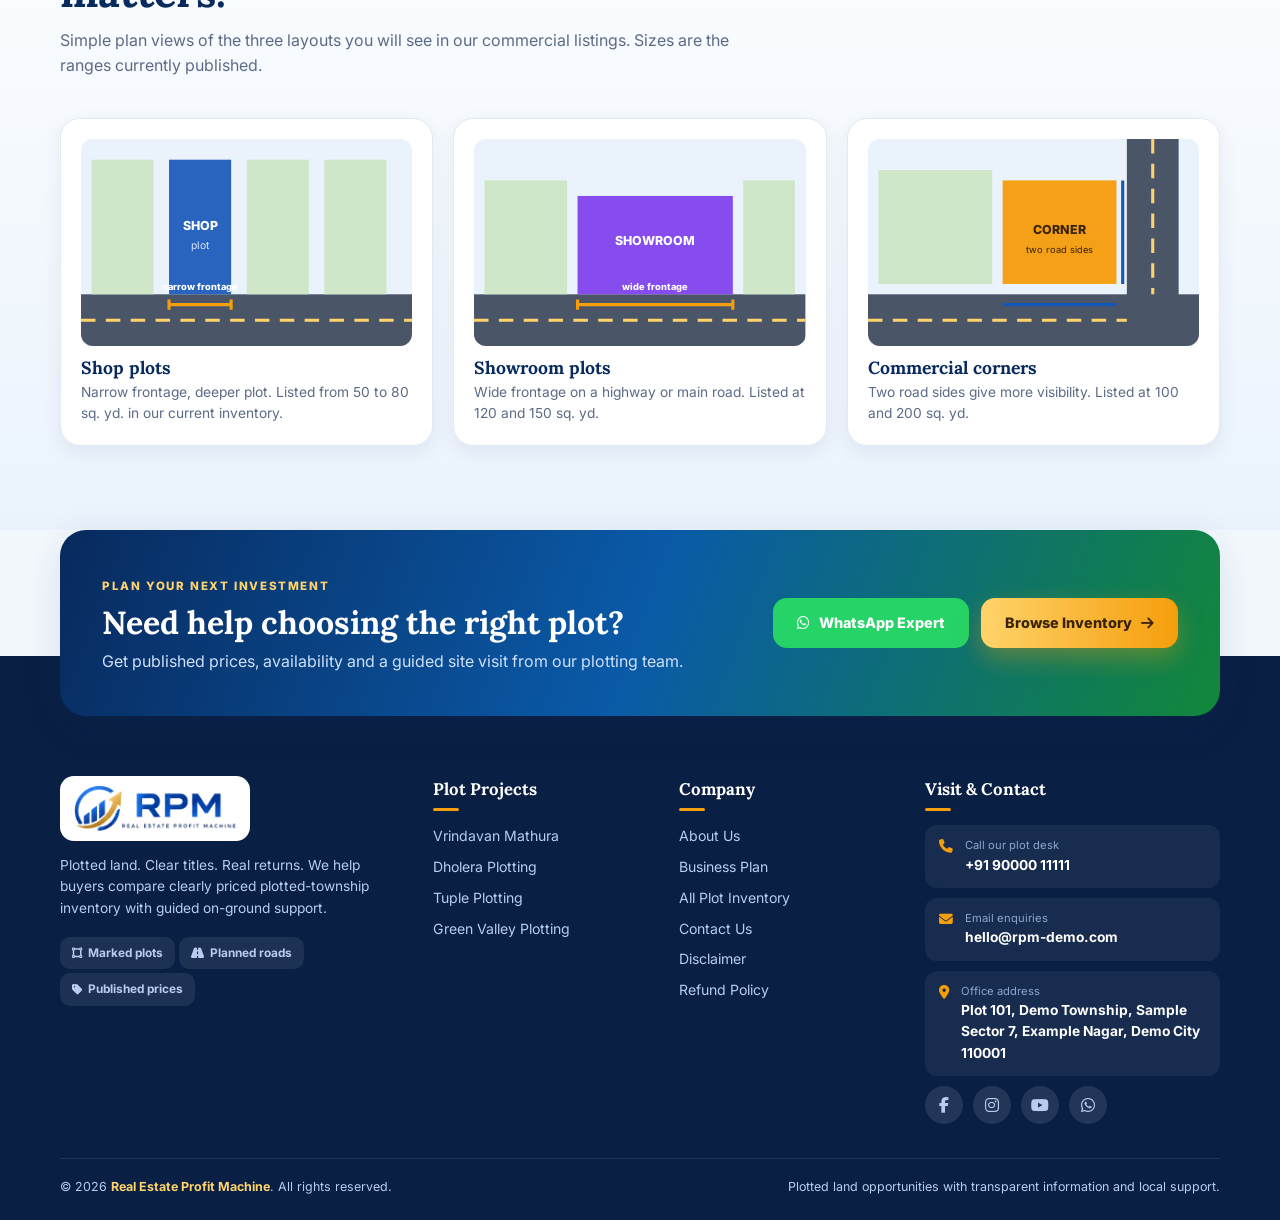
<file: commercial.html>
<!doctype html>
<html lang="en">
  <head>
    <meta charset="utf-8" />
    <meta name="viewport" content="width=device-width,initial-scale=1" />
    <title>Commercial Plots – Real Estate Profit Machine</title>
    <meta
      name="description"
      content="Shop, showroom, office and corner commercial plots with published size, facing and price."
    />
    <link rel="icon" type="image/svg+xml" href="images/favicon.svg" />
    <link rel="preconnect" href="https://fonts.googleapis.com" />
    <link
      href="https://fonts.googleapis.com/css2?family=Inter:wght@400;600;700;800&family=Lora:wght@600;700&display=swap"
      rel="stylesheet"
    />
    <link
      rel="stylesheet"
      href="https://cdnjs.cloudflare.com/ajax/libs/font-awesome/6.5.1/css/all.min.css"
    />
    <link rel="stylesheet" href="css/style.css" />
  </head>
  <body>
    <div id="site-header"></div>

    <!-- HERO -->
    <section class="chero">
      <div class="wrap">
        <div style="padding-bottom: 40px">
          <div class="crumbs">Home / Plots / <b>Commercial</b></div>
          <span class="pill"><span class="dot"></span>Commercial plotting</span>
          <h1>Commercial plots with <em>frontage</em> you can see.</h1>
          <p class="lead">
            Shop, showroom, office and corner plots on main roads and highway
            corridors. Every listing shows size, facing and price before you
            enquire.
          </p>
          <div class="cta">
            <a class="btn btn-gold" href="#listings">View Commercial Plots</a>
            <a class="btn btn-ghost" href="#frontage">Understand Frontage</a>
          </div>
        </div>
        <svg
          viewBox="0 0 600 420"
          xmlns="http://www.w3.org/2000/svg"
          role="img"
          aria-label="Commercial street illustration"
        >
          <defs>
            <linearGradient id="cs" x1="0" y1="0" x2="0" y2="1">
              <stop offset="0" stop-color="#2a1b6e" />
              <stop offset=".55" stop-color="#d4577a" />
              <stop offset="1" stop-color="#ffc17a" />
            </linearGradient>
            <radialGradient id="cm">
              <stop offset="0" stop-color="#fff2c9" />
              <stop offset="1" stop-color="#ffd18a" stop-opacity="0" />
            </radialGradient>
          </defs>
          <rect width="600" height="420" fill="url(#cs)" />
          <circle cx="470" cy="150" r="110" fill="url(#cm)" />
          <circle cx="470" cy="150" r="30" fill="#fff4d0" />
          <g opacity=".9">
            <rect x="20" y="130" width="60" height="200" fill="#1b2c6b" />
            <rect x="90" y="70" width="70" height="260" fill="#223a85" />
            <rect x="170" y="150" width="50" height="180" fill="#1b2c6b" />
            <rect x="230" y="100" width="64" height="230" fill="#2b4aa0" />
            <rect x="304" y="170" width="46" height="160" fill="#1b2c6b" />
          </g>
          <g fill="#ffe08a">
            <rect x="30" y="150" width="9" height="12" />
            <rect x="50" y="150" width="9" height="12" />
            <rect x="30" y="185" width="9" height="12" />
            <rect x="50" y="220" width="9" height="12" />
            <rect x="104" y="90" width="9" height="12" />
            <rect x="126" y="90" width="9" height="12" />
            <rect x="104" y="130" width="9" height="12" />
            <rect x="126" y="170" width="9" height="12" />
            <rect x="104" y="210" width="9" height="12" />
            <rect x="244" y="120" width="9" height="12" />
            <rect x="266" y="150" width="9" height="12" />
            <rect x="244" y="190" width="9" height="12" />
            <rect x="180" y="175" width="9" height="12" />
            <rect x="198" y="215" width="9" height="12" />
          </g>
          <!-- shop row -->
          <g>
            <rect x="0" y="300" width="600" height="60" fill="#13245a" />
            <g>
              <rect x="30" y="285" width="110" height="75" fill="#f4ead8" />
              <path d="M24 285 H146 L138 268 H32Z" fill="#e0483a" />
              <rect x="44" y="305" width="82" height="44" fill="#ffe9a8" />
            </g>
            <g>
              <rect x="156" y="280" width="120" height="80" fill="#e8f1ff" />
              <path d="M150 280 H282 L274 262 H158Z" fill="#12873a" />
              <rect x="170" y="302" width="92" height="46" fill="#ffefb8" />
            </g>
            <g>
              <rect x="292" y="288" width="110" height="72" fill="#f9e3c2" />
              <path d="M286 288 H408 L400 270 H294Z" fill="#1456b8" />
              <rect x="306" y="306" width="82" height="42" fill="#ffe9a8" />
            </g>
            <g>
              <rect x="418" y="276" width="150" height="84" fill="#eef4ff" />
              <path d="M412 276 H574 L564 256 H422Z" fill="#f59e0b" />
              <rect x="434" y="298" width="118" height="50" fill="#ffefb8" />
            </g>
            <g
              font-family="Inter"
              font-weight="800"
              font-size="10"
              fill="#fff"
              text-anchor="middle"
            >
              <text x="85" y="279">SHOP</text>
              <text x="216" y="274">SHOWROOM</text>
              <text x="347" y="282">OFFICE</text>
              <text x="493" y="270">RPM PLAZA</text>
            </g>
          </g>
          <rect x="0" y="360" width="600" height="60" fill="#3a4357" />
          <rect x="0" y="356" width="600" height="8" fill="#9aa5b8" />
          <path
            d="M0 392 H600"
            stroke="#ffd36b"
            stroke-width="4"
            stroke-dasharray="26 18"
          />
          <g>
            <rect x="90" y="372" width="64" height="18" rx="7" fill="#e0483a" />
            <rect
              x="104"
              y="362"
              width="36"
              height="14"
              rx="5"
              fill="#f4a09a"
            />
            <circle cx="106" cy="392" r="6" fill="#111" />
            <circle cx="140" cy="392" r="6" fill="#111" />
          </g>
          <g>
            <rect
              x="380"
              y="400"
              width="70"
              height="16"
              rx="7"
              fill="#f5f5f5"
            />
            <rect
              x="394"
              y="391"
              width="40"
              height="13"
              rx="5"
              fill="#cfe3ff"
            />
            <circle cx="396" cy="416" r="5" fill="#111" />
            <circle cx="436" cy="416" r="5" fill="#111" />
          </g>
          <g stroke="#cbd5e6" stroke-width="3">
            <path d="M10 360 V250" />
            <path d="M590 360 V250" />
          </g>
          <circle cx="10" cy="248" r="6" fill="#fff2b0" />
          <circle cx="590" cy="248" r="6" fill="#fff2b0" />
        </svg>
      </div>
    </section>

    <!-- STATS -->
    <section class="cstats">
      <div class="wrap"><div class="grid rv" id="cstats"></div></div>
    </section>

    <!-- CATEGORIES -->
    <section class="sec" style="padding-bottom: 30px">
      <div class="wrap">
        <div class="sec-head rv">
          <span class="eyebrow">Choose your plot type</span>
          <h2>Four kinds of commercial plot.</h2>
          <p>Pick a type to filter the listings below.</p>
        </div>
        <div class="cats" id="cats"></div>
      </div>
    </section>

    <!-- LISTINGS -->
    <section class="sec" id="listings" style="padding-top: 30px">
      <div class="wrap">
        <div class="sec-head rv">
          <span class="eyebrow">Commercial inventory</span>
          <h2>Available commercial plots</h2>
        </div>
        <div class="cfilter">
          <select id="fTown" aria-label="Township">
            <option value="">All townships</option>
          </select>
          <select id="fPrice" aria-label="Price range">
            <option value="">Any price</option>
            <option value="a">Under ₹10 L</option>
            <option value="b">₹10 L – ₹25 L</option>
            <option value="c">Above ₹25 L</option>
          </select>
          <select id="fSort" aria-label="Sort">
            <option value="">Sort: Featured</option>
            <option value="pa">Price: Low to High</option>
            <option value="pd">Price: High to Low</option>
            <option value="sa">Size: Small to Large</option>
            <option value="sd">Size: Large to Small</option>
          </select>
          <span class="count" id="fCount"></span>
          <label class="chk"
            ><input type="checkbox" id="fAvail" /> Hide booked plots</label
          >
        </div>
        <div class="cgrid" id="cgrid"></div>
      </div>
    </section>

    <!-- FRONTAGE GUIDE -->
    <section
      class="sec"
      id="frontage"
      style="background: linear-gradient(180deg, #fff, #eaf3fc)"
    >
      <div class="wrap">
        <div class="sec-head rv">
          <span class="eyebrow">Know your frontage</span>
          <h2>How the plot meets the road matters.</h2>
          <p>
            Simple plan views of the three layouts you will see in our
            commercial listings. Sizes are the ranges currently published.
          </p>
        </div>
        <div class="plans">
          <div class="plan-c rv">
            <svg viewBox="0 0 320 200" role="img" aria-label="Shop plot plan">
              <rect width="320" height="200" fill="#eaf3fc" />
              <rect x="0" y="150" width="320" height="50" fill="#4a5568" />
              <path
                d="M0 175 H320"
                stroke="#ffd36b"
                stroke-width="3"
                stroke-dasharray="14 10"
              />
              <rect x="10" y="20" width="60" height="130" fill="#cfe6c8" />
              <rect
                x="85"
                y="20"
                width="60"
                height="130"
                fill="#1456b8"
                opacity=".9"
              />
              <rect x="160" y="20" width="60" height="130" fill="#cfe6c8" />
              <rect x="235" y="20" width="60" height="130" fill="#cfe6c8" />
              <path d="M85 160 H145" stroke="#f59e0b" stroke-width="3" />
              <path
                d="M85 155 V165 M145 155 V165"
                stroke="#f59e0b"
                stroke-width="3"
              />
              <text
                x="115"
                y="88"
                text-anchor="middle"
                font-family="Inter"
                font-weight="800"
                font-size="12"
                fill="#fff"
              >
                SHOP
              </text>
              <text
                x="115"
                y="106"
                text-anchor="middle"
                font-family="Inter"
                font-size="10"
                fill="#dbe8ff"
              >
                plot
              </text>
              <text
                x="115"
                y="146"
                text-anchor="middle"
                font-family="Inter"
                font-weight="800"
                font-size="9"
                fill="#fff"
              >
                narrow frontage
              </text>
            </svg>
            <h3>Shop plots</h3>
            <p>
              Narrow frontage, deeper plot. Listed from 50 to 80 sq. yd. in our
              current inventory.
            </p>
          </div>
          <div class="plan-c rv">
            <svg
              viewBox="0 0 320 200"
              role="img"
              aria-label="Showroom plot plan"
            >
              <rect width="320" height="200" fill="#eaf3fc" />
              <rect x="0" y="150" width="320" height="50" fill="#4a5568" />
              <path
                d="M0 175 H320"
                stroke="#ffd36b"
                stroke-width="3"
                stroke-dasharray="14 10"
              />
              <rect x="10" y="40" width="80" height="110" fill="#cfe6c8" />
              <rect
                x="100"
                y="55"
                width="150"
                height="95"
                fill="#7c3aed"
                opacity=".9"
              />
              <rect x="260" y="40" width="50" height="110" fill="#cfe6c8" />
              <path d="M100 160 H250" stroke="#f59e0b" stroke-width="3" />
              <path
                d="M100 155 V165 M250 155 V165"
                stroke="#f59e0b"
                stroke-width="3"
              />
              <text
                x="175"
                y="102"
                text-anchor="middle"
                font-family="Inter"
                font-weight="800"
                font-size="12"
                fill="#fff"
              >
                SHOWROOM
              </text>
              <text
                x="175"
                y="146"
                text-anchor="middle"
                font-family="Inter"
                font-weight="800"
                font-size="9"
                fill="#fff"
              >
                wide frontage
              </text>
            </svg>
            <h3>Showroom plots</h3>
            <p>
              Wide frontage on a highway or main road. Listed at 120 and 150 sq.
              yd.
            </p>
          </div>
          <div class="plan-c rv">
            <svg viewBox="0 0 320 200" role="img" aria-label="Corner plot plan">
              <rect width="320" height="200" fill="#eaf3fc" />
              <rect x="0" y="150" width="320" height="50" fill="#4a5568" />
              <rect x="250" y="0" width="50" height="200" fill="#4a5568" />
              <path
                d="M0 175 H250 M275 0 V150"
                stroke="#ffd36b"
                stroke-width="3"
                stroke-dasharray="14 10"
              />
              <rect x="10" y="30" width="110" height="110" fill="#cfe6c8" />
              <rect
                x="130"
                y="40"
                width="110"
                height="100"
                fill="#f59e0b"
                opacity=".95"
              />
              <path
                d="M130 160 H240 M246 40 V140"
                stroke="#1456b8"
                stroke-width="3"
              />
              <text
                x="185"
                y="92"
                text-anchor="middle"
                font-family="Inter"
                font-weight="800"
                font-size="12"
                fill="#3b2300"
              >
                CORNER
              </text>
              <text
                x="185"
                y="110"
                text-anchor="middle"
                font-family="Inter"
                font-size="9"
                fill="#3b2300"
              >
                two road sides
              </text>
            </svg>
            <h3>Commercial corners</h3>
            <p>
              Two road sides give more visibility. Listed at 100 and 200 sq. yd.
            </p>
          </div>
        </div>
      </div>
    </section>

    <div id="site-footer"></div>

    <div
      class="modal"
      id="modal"
      role="dialog"
      aria-modal="true"
      aria-labelledby="mTitle"
    >
      <div class="mbox" id="mbox"></div>
    </div>

    <script src="js/app.js"></script>
    <script src="js/auth.js"></script>
    <script>
      mountChrome("commercial");
      const COM = PLOTS.filter((p) => p.type === "commercial");
      const CATS = [
        {
          k: "Shop Plots",
          ic: "store",
          t: "Shop plots",
          d: "Retail frontage on busy roads.",
        },
        {
          k: "Showroom Plots",
          ic: "car",
          t: "Showroom plots",
          d: "Wide frontage for display.",
        },
        {
          k: "Office Plots",
          ic: "building",
          t: "Office plots",
          d: "Larger plots for office blocks.",
        },
        {
          k: "Commercial Corners",
          ic: "corner",
          t: "Commercial corners",
          d: "Two road sides for visibility.",
        },
      ];
      const IDEAL = {
        "Shop Plots": "A ground-floor retail shop with direct road frontage.",
        "Showroom Plots":
          "A showroom or display space that needs a wide front.",
        "Office Plots": "An office block or multi-floor commercial building.",
        "Commercial Corners":
          "A corner building with visibility from two roads.",
      };
      const lakh = (n) =>
        "₹" +
        (n / 100000).toFixed(n % 100000 ? 1 : 0).replace(/\.0$/, "") +
        " L";
      const st = { cat: "all", town: "", price: "", sort: "", avail: false };

      /* stats */
      const prices = COM.map((p) => p.price),
        sizes = COM.map((p) => p.size);
      document.getElementById("cstats").innerHTML = [
        [COM.length, "Commercial listings"],
        [new Set(COM.map((p) => p.town)).size, "Townships"],
        [Math.min(...sizes) + "–" + Math.max(...sizes), "Sq. yd. range"],
        [lakh(Math.min(...prices)), "Starting price"],
      ]
        .map(([v, l]) => `<div class="stat"><b>${v}</b><p>${l}</p></div>`)
        .join("");

      /* category tiles */
      const catsEl = document.getElementById("cats");
      catsEl.innerHTML = CATS.map(
        (c) =>
          `<button class="cat rv" data-k="${c.k}" aria-pressed="false"><span class="n">${COM.filter((p) => p.cat === c.k).length}</span><span class="ci">${ico(c.ic, 26)}</span><b>${c.t}</b><span>${c.d}</span></button>`,
      ).join("");
      reveal();
      catsEl.onclick = (e) => {
        const b = e.target.closest(".cat");
        if (!b) return;
        st.cat = st.cat === b.dataset.k ? "all" : b.dataset.k;
        syncCats();
        render();
        document
          .getElementById("listings")
          .scrollIntoView({ behavior: "smooth" });
      };
      function syncCats() {
        catsEl.querySelectorAll(".cat").forEach((b) => {
          const on = b.dataset.k === st.cat;
          b.classList.toggle("on", on);
          b.setAttribute("aria-pressed", on);
        });
      }

      /* filters */
      document.getElementById("fTown").innerHTML += [
        ...new Set(COM.map((p) => p.town)),
      ]
        .map((t) => `<option>${t}</option>`)
        .join("");
      fTown.onchange = () => {
        st.town = fTown.value;
        render();
      };
      fPrice.onchange = () => {
        st.price = fPrice.value;
        render();
      };
      fSort.onchange = () => {
        st.sort = fSort.value;
        render();
      };
      fAvail.onchange = () => {
        st.avail = fAvail.checked;
        render();
      };

      function render() {
        let list = COM.filter(
          (p) =>
            (st.cat === "all" || p.cat === st.cat) &&
            (!st.town || p.town === st.town) &&
            (!st.avail || p.status !== "sold") &&
            (!st.price ||
              (st.price === "a"
                ? p.price < 1000000
                : st.price === "b"
                  ? p.price >= 1000000 && p.price <= 2500000
                  : p.price > 2500000)),
        );
        const s = {
          pa: (a, b) => a.price - b.price,
          pd: (a, b) => b.price - a.price,
          sa: (a, b) => a.size - b.size,
          sd: (a, b) => b.size - a.size,
        }[st.sort];
        if (s) list.sort(s);
        fCount.textContent =
          list.length + " plot" + (list.length === 1 ? "" : "s");
        cgrid.innerHTML = list.length
          ? list
              .map((p, i) => {
                const lbl = {
                    available: "Available",
                    limited: "Limited",
                    sold: "Booked",
                  }[p.status],
                  mood = ["dusk", "day", "dawn", "green"][p.id % 4];
                return `<article class="pc" style="animation-delay:${i * 45}ms">
     <div class="art"><span class="badge ty commercial">commercial</span><span class="badge st ${p.status}">${lbl}</span>${art("commercial", mood, p.id + 4, "c" + p.id)}</div>
     <div class="body"><div class="tag">${p.town} · ${p.cat}</div><h3>${p.title}</h3>
      <div class="loc"><i class="fa-solid fa-location-dot"></i>${p.town} · ${p.facing}</div>
      <div class="meta"><span>${p.size} sq. yd.</span><span>${p.cat}</span></div>
      <div class="pr"><div><small>PRICE</small><b>${inr(p.price)}</b></div><span>${inr(Math.round(p.price / p.size))} / sq. yd.</span></div>
      <div class="act"><a href="#" data-id="${p.id}">View Full Details <i class="fa-solid fa-arrow-right"></i></a><a href="${WA}?text=${encodeURIComponent("Hi, I am interested in: " + p.title + " (" + p.town + ")")}" aria-label="WhatsApp"><i class="fa-brands fa-whatsapp"></i></a></div></div></article>`;
              })
              .join("")
          : '<div class="empty"><p>No commercial plots match these filters. Try clearing one.</p></div>';
      }

      /* detail modal */
      const modal = document.getElementById("modal"),
        mbox = document.getElementById("mbox");
      cgrid.addEventListener("click", (e) => {
        const a = e.target.closest("a[data-id]");
        if (!a) return;
        e.preventDefault();
        openPlot(+a.dataset.id);
      });
      function openPlot(id) {
        const p = COM.find((x) => x.id === id),
          lbl = {
            available: "Available",
            limited: "Limited availability",
            sold: "Booked",
          }[p.status];
        mbox.innerHTML = `<button class="mclose" aria-label="Close">${ico("close", 18)}</button>
   <div class="mart"><span class="badge ty commercial" style="z-index:2">commercial</span>${art("commercial", ["dusk", "day", "dawn", "green"][p.id % 4], p.id + 4, "m" + p.id)}</div>
   <div class="mbody"><span class="eyebrow">${p.town} · ${p.cat}</span><h3 id="mTitle">${p.title}</h3>
    <div class="big">${inr(p.price)}</div><div style="color:var(--muted);font-weight:700;font-size:.85rem">${inr(Math.round(p.price / p.size))} per sq. yd.</div>
    <dl><div><dt>Size</dt><dd>${p.size} sq. yd.</dd></div><div><dt>Facing</dt><dd>${p.facing}</dd></div><div><dt>Status</dt><dd>${lbl}</dd></div><div><dt>Township</dt><dd>${p.town}</dd></div></dl>
    <div class="ideal"><b>Suited for:</b> ${IDEAL[p.cat]}</div>
    <div class="mact"><a class="btn btn-wa" href="${WA}?text=${encodeURIComponent("Hi, I am interested in: " + p.title + " (" + p.town + ")")}">${ico("wa", 18)} Enquire on WhatsApp</a><a class="btn btn-green" href="register.html">Register to Book</a></div>
    <p style="font-size:.72rem;color:var(--muted);margin-top:12px">Sample listing data. Availability is confirmed on site.</p></div>`;
        modal.classList.add("open");
        mbox.querySelector(".mclose").focus();
      }
      function closeModal() {
        modal.classList.remove("open");
      }
      modal.addEventListener("click", (e) => {
        if (e.target === modal || e.target.closest(".mclose")) closeModal();
      });
      document.addEventListener("keydown", (e) => {
        if (e.key === "Escape") closeModal();
      });

      const q = new URLSearchParams(location.search).get("cat");
      if (CATS.some((c) => c.k === q)) st.cat = q;
      syncCats();
      render();
    </script>
  </body>
</html>
</file>
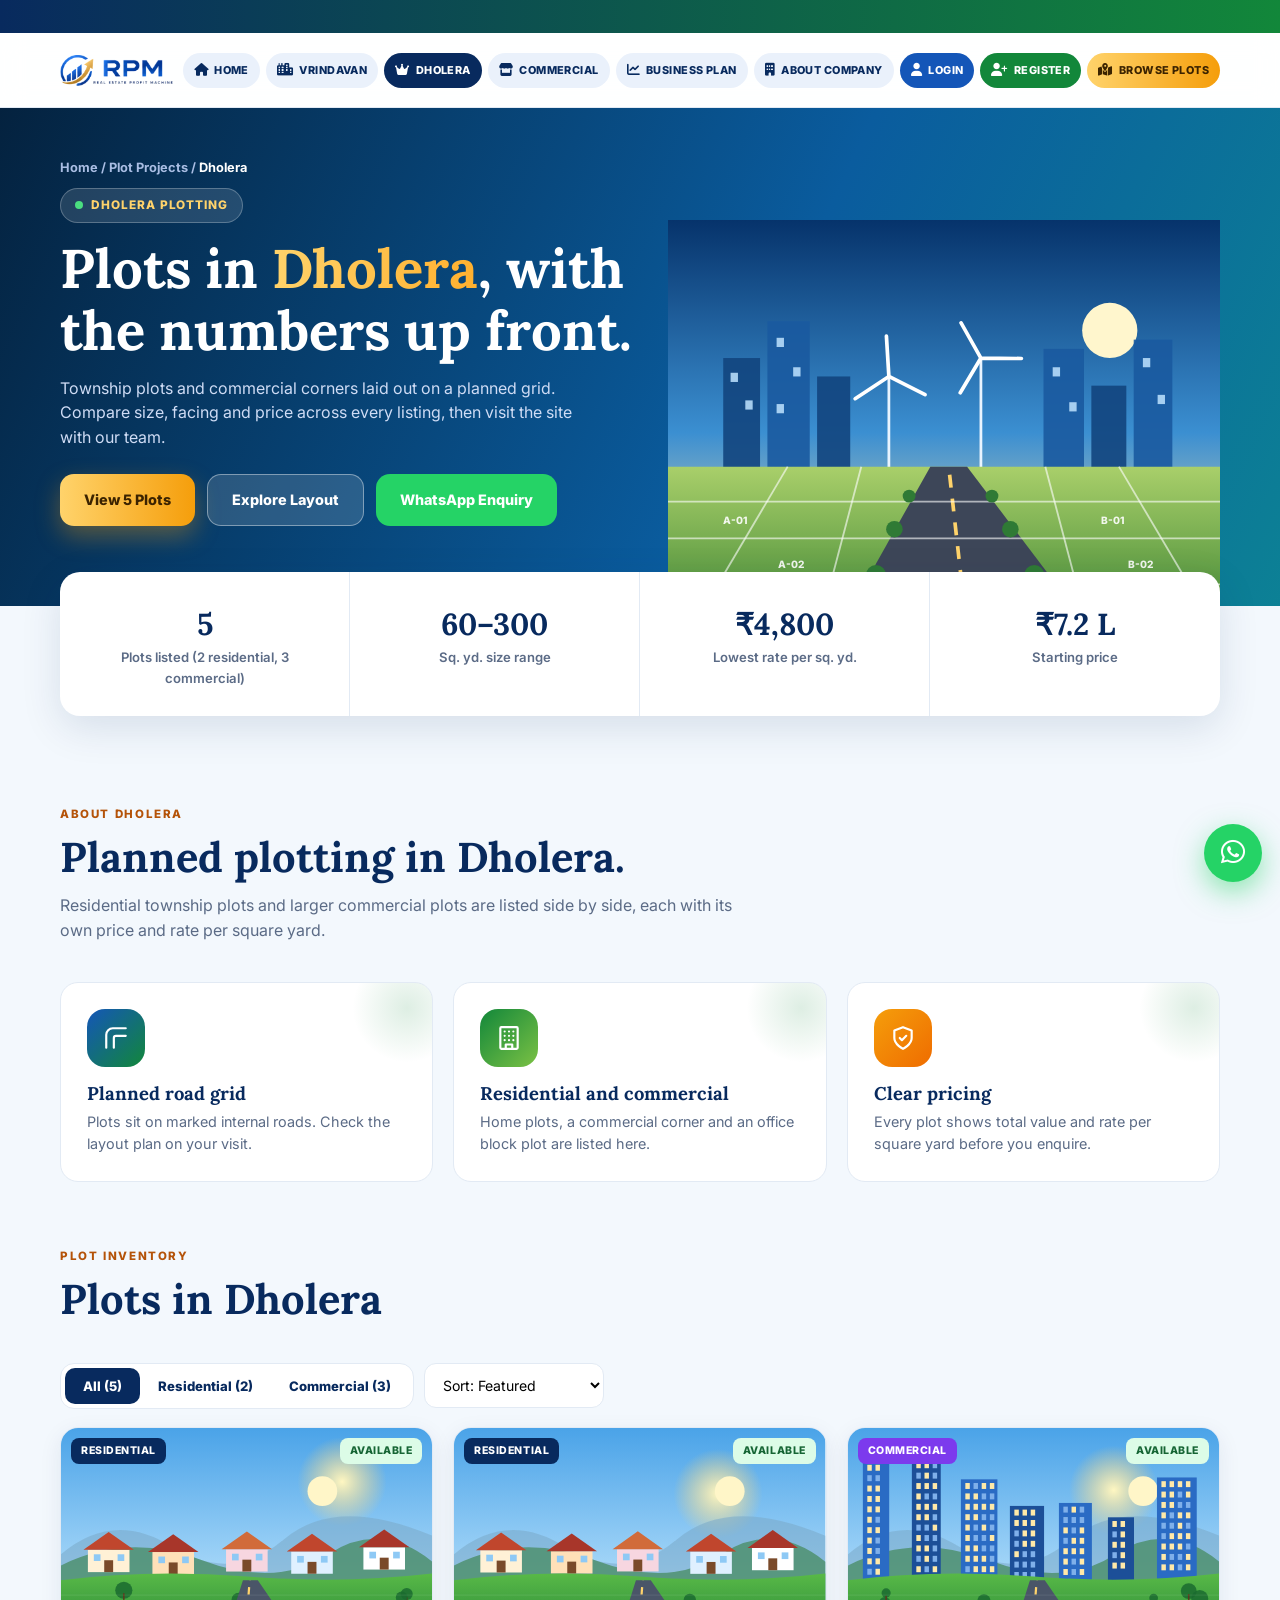
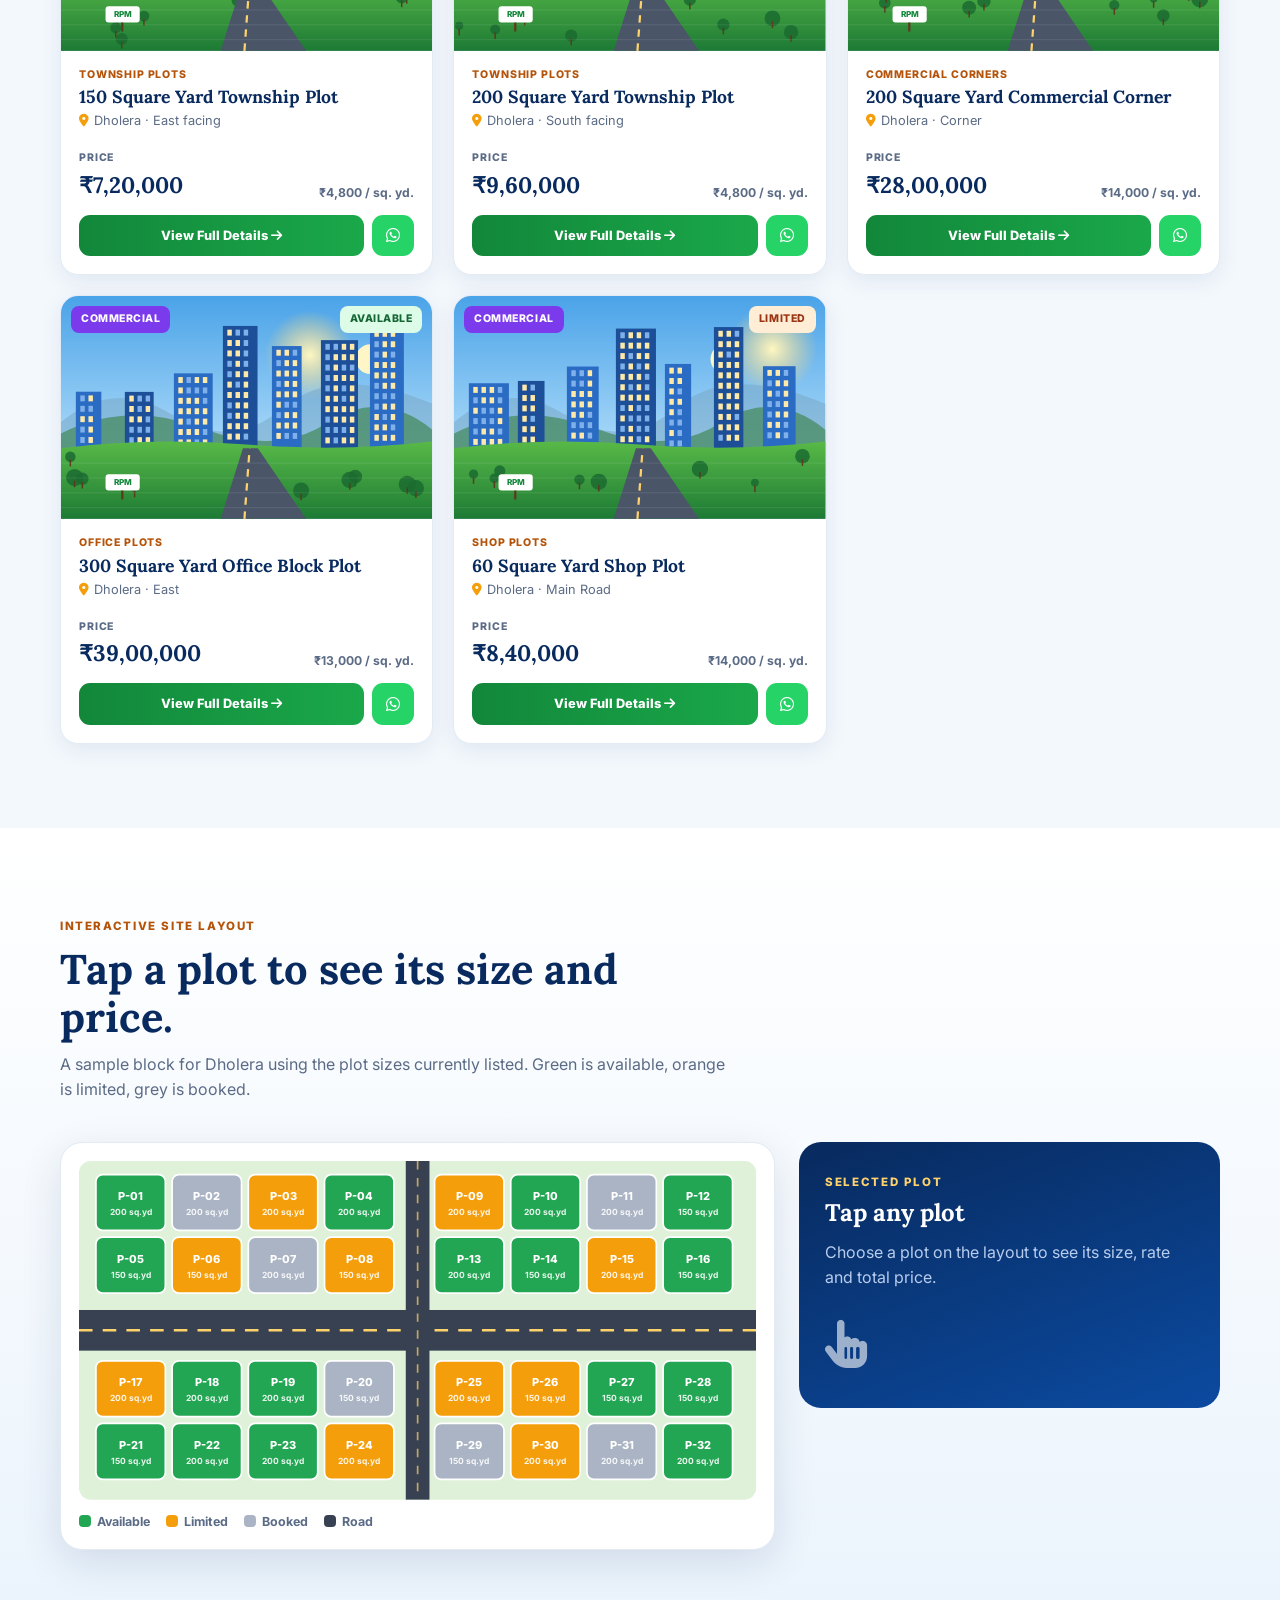
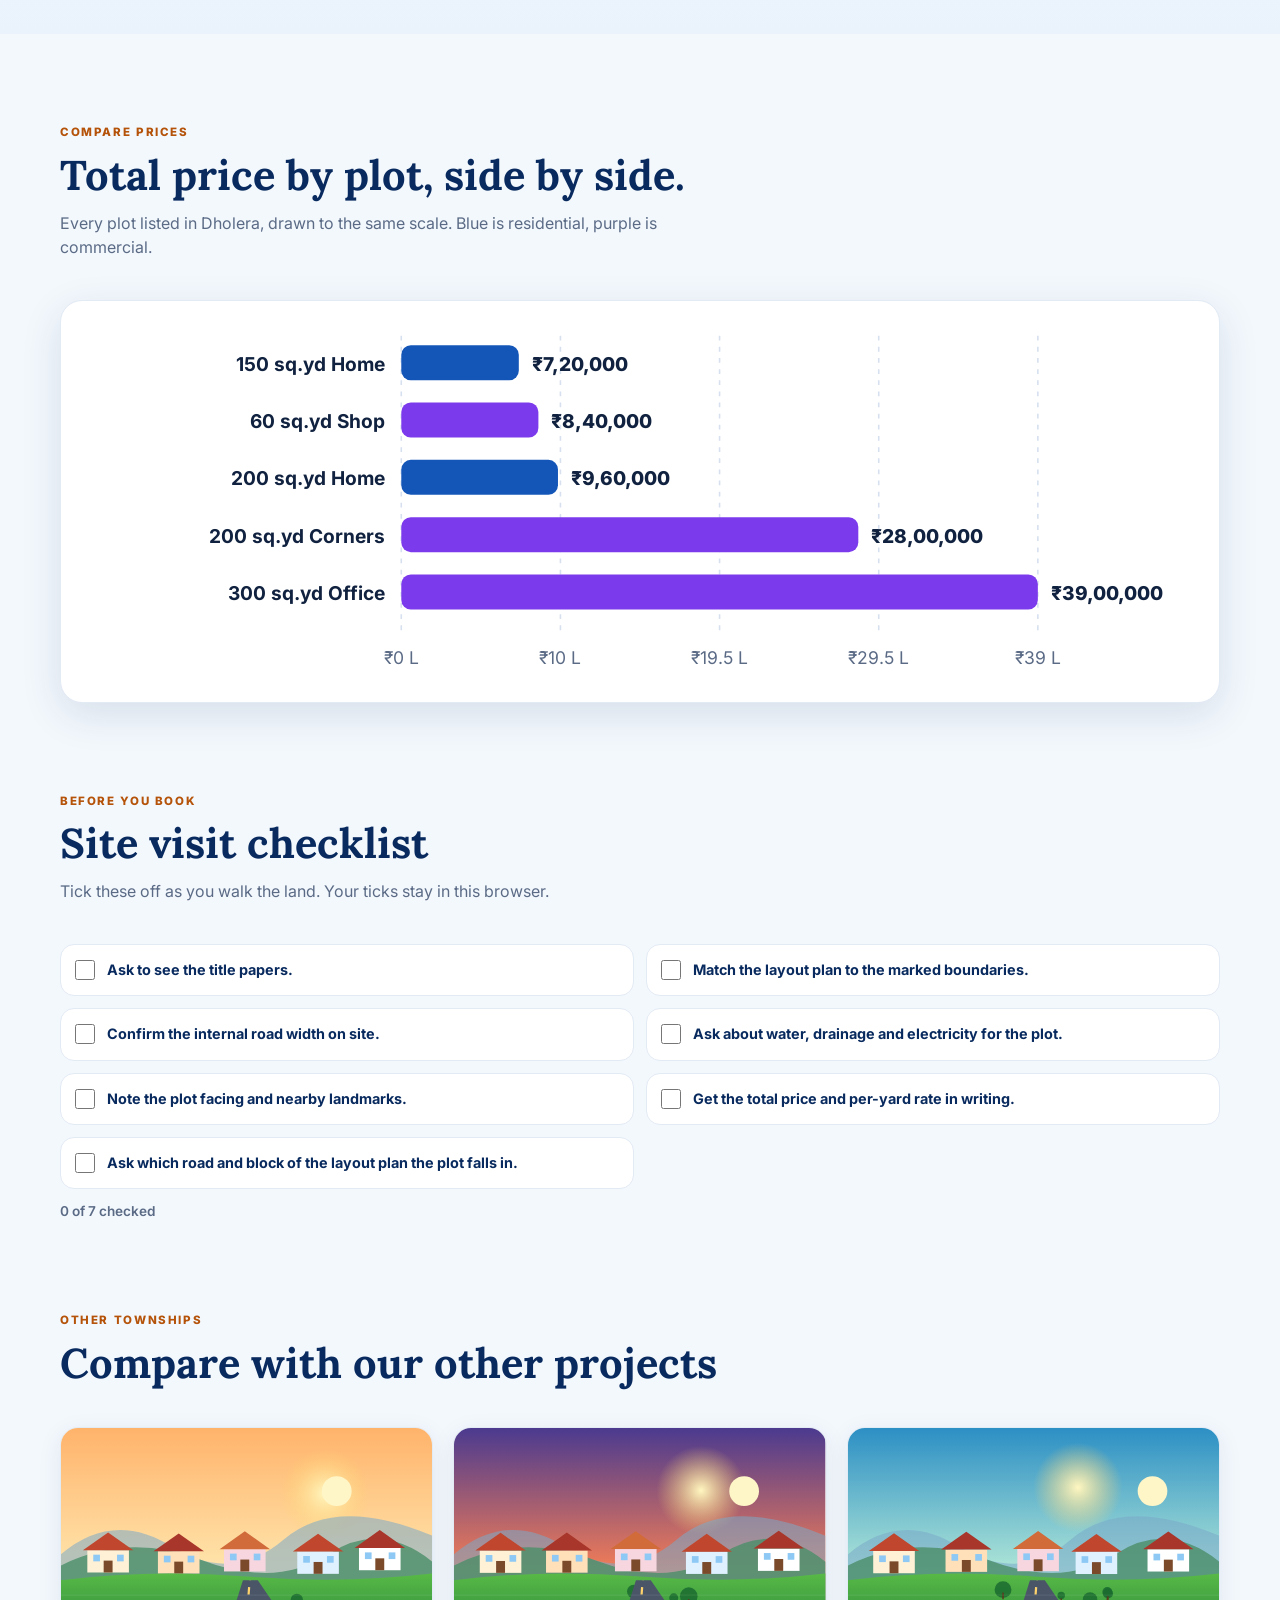
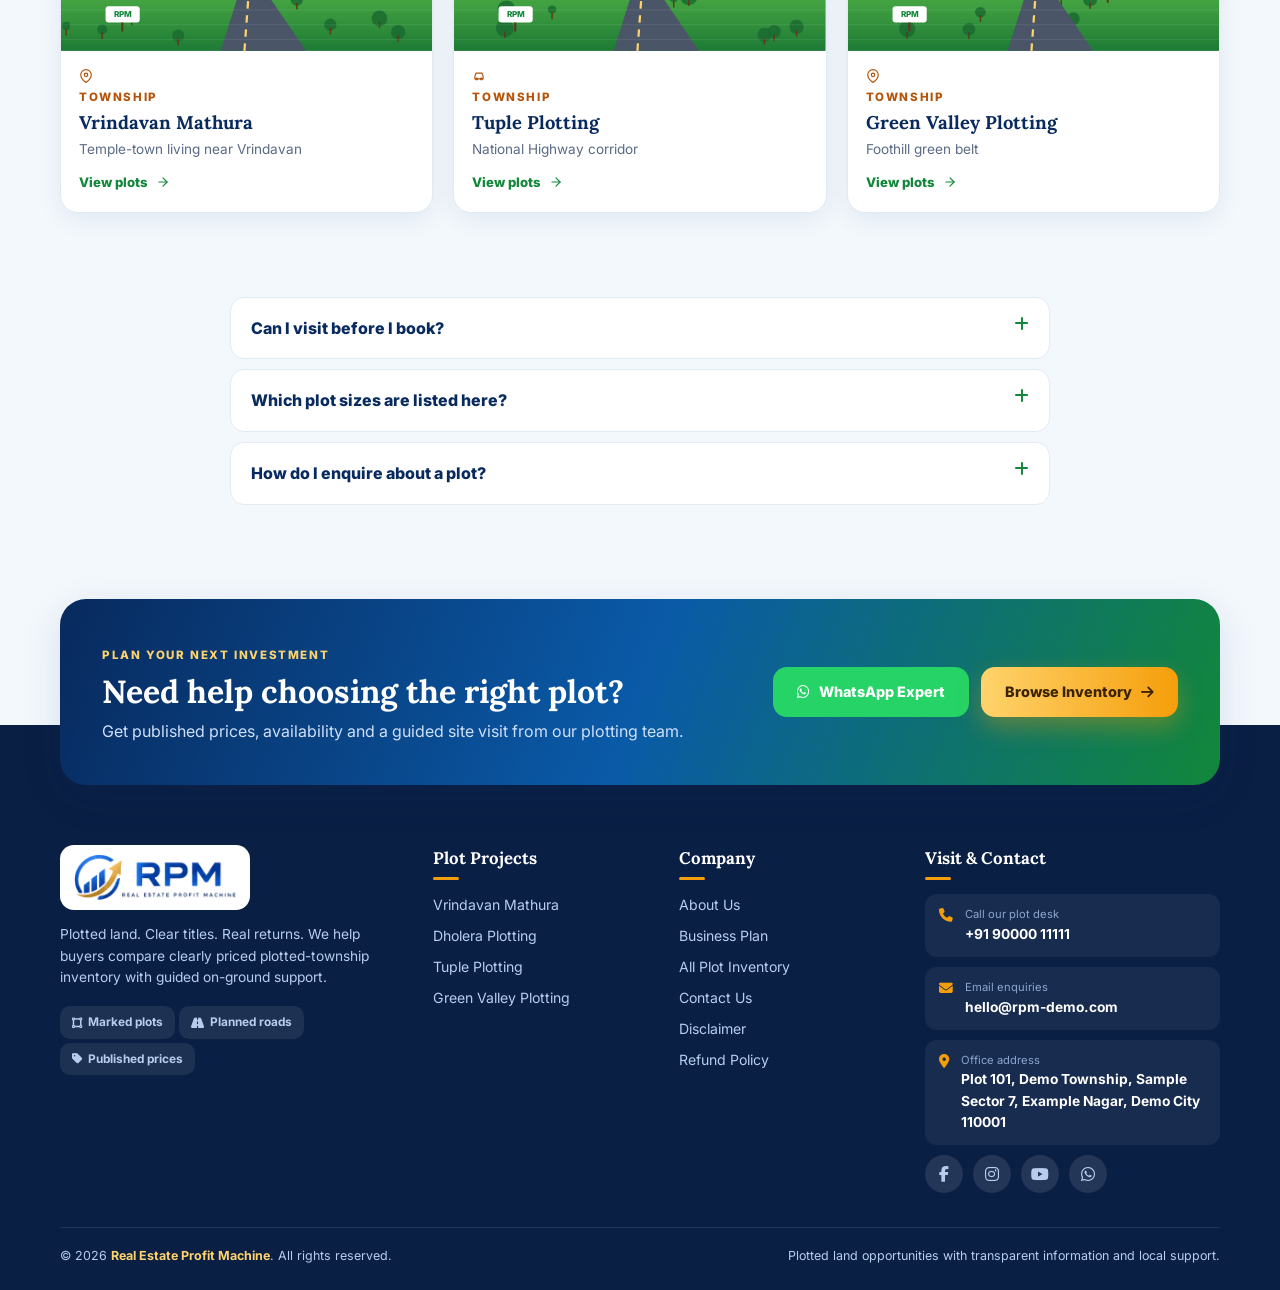
<file: dholera.html>
<!doctype html>
<html lang="en">
  <head>
    <meta charset="utf-8" />
    <meta name="viewport" content="width=device-width,initial-scale=1" />
    <title>Dholera Plots – Real Estate Profit Machine</title>
    <meta
      name="description"
      content="Residential and commercial plots in Dholera with published size, facing and price."
    />
    <link rel="icon" type="image/svg+xml" href="images/favicon.svg" />
    <link rel="preconnect" href="https://fonts.googleapis.com" />
    <link
      href="https://fonts.googleapis.com/css2?family=Inter:wght@400;600;700;800&family=Lora:wght@600;700&display=swap"
      rel="stylesheet"
    />
    <link
      rel="stylesheet"
      href="https://cdnjs.cloudflare.com/ajax/libs/font-awesome/6.5.1/css/all.min.css"
    />
    <link rel="stylesheet" href="css/style.css" />
  </head>
  <body>
    <div id="site-header"></div>
    <main id="app"></main>
    <div id="site-footer"></div>
    <script src="js/app.js"></script>
    <script src="js/auth.js"></script>
    <script src="js/township.js"></script>
    <script>
      renderTownship({
        key: "dholera",
        cls: "dh",
        name: "Dholera",
        mood: "day",
        seed: 23,
        eyebrow: "Dholera plotting",
        h1: "Plots in <em>Dholera</em>, with the numbers up front.",
        lead: "Township plots and commercial corners laid out on a planned grid. Compare size, facing and price across every listing, then visit the site with our team.",
        about: {
          title: "Planned plotting in Dholera.",
          text: "Residential township plots and larger commercial plots are listed side by side, each with its own price and rate per square yard.",
        },
        highlights: [
          {
            i: "corner",
            t: "Planned road grid",
            d: "Plots sit on marked internal roads. Check the layout plan on your visit.",
          },
          {
            i: "building",
            t: "Residential and commercial",
            d: "Home plots, a commercial corner and an office block plot are listed here.",
          },
          {
            i: "badge",
            t: "Clear pricing",
            d: "Every plot shows total value and rate per square yard before you enquire.",
          },
        ],
        extraChecks: [
          "Ask which road and block of the layout plan the plot falls in.",
        ],
        faq: [
          [
            "Can I visit before I book?",
            "Yes. Our site visit desk shows you the plot and its boundaries. Papers and availability are checked on site.",
          ],
          [
            "Which plot sizes are listed here?",
            "Residential plots of 150 and 200 sq. yd. and commercial plots from 60 to 300 sq. yd. at the moment.",
          ],
          [
            "How do I enquire about a plot?",
            "Use the WhatsApp button on any plot card, or register as a member to follow your enquiry.",
          ],
        ],
      });
    </script>
  </body>
</html>
</file>
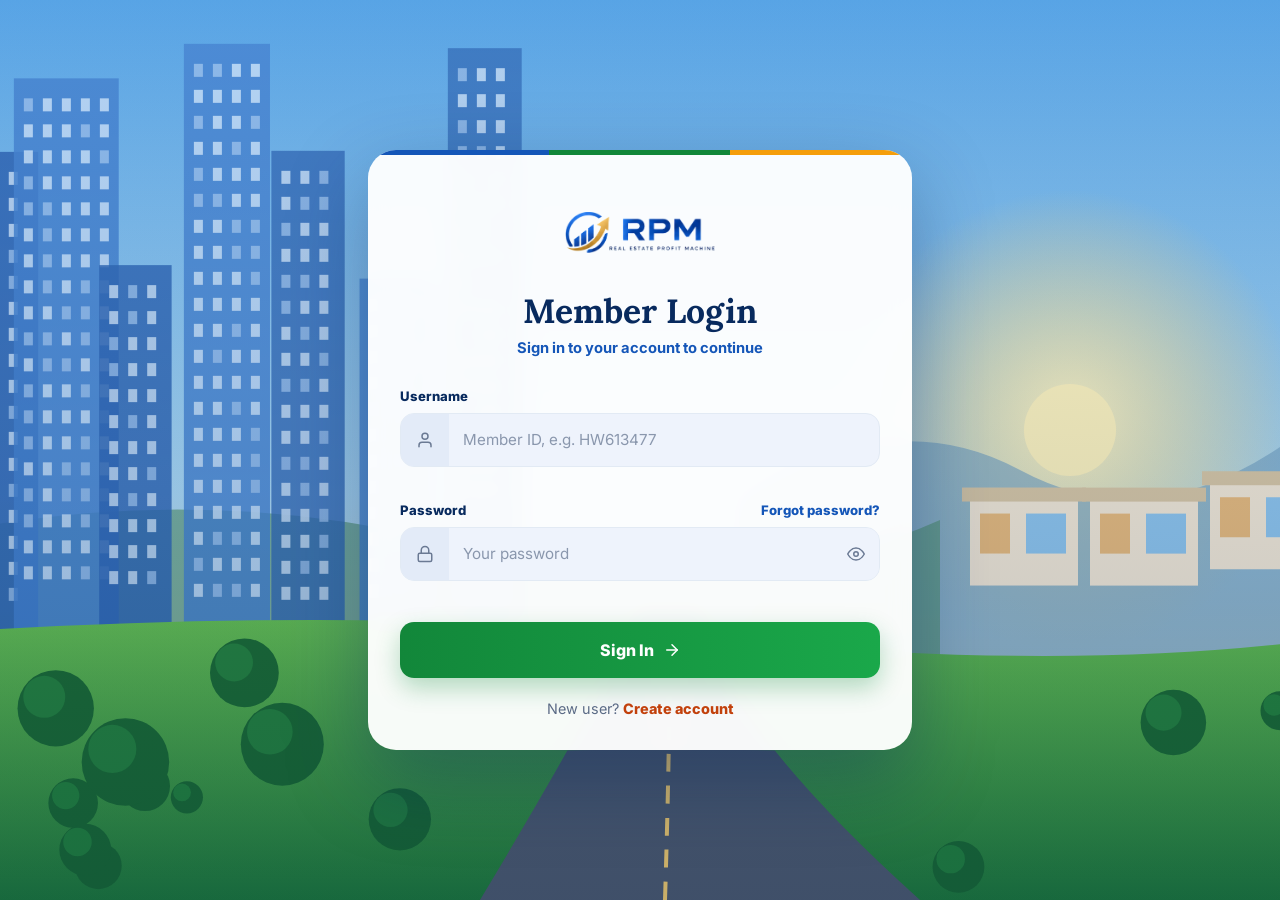
<file: login.html>
<!doctype html>
<html lang="en">
  <head>
    <meta charset="utf-8" />
    <meta name="viewport" content="width=device-width,initial-scale=1" />
    <title>Member Login – Real Estate Profit Machine</title>
    <link rel="icon" type="image/svg+xml" href="images/favicon.svg" />
    <link rel="preconnect" href="https://fonts.googleapis.com" />
    <link
      href="https://fonts.googleapis.com/css2?family=Inter:wght@400;600;700;800&family=Lora:wght@600;700&display=swap"
      rel="stylesheet"
    />
    <link rel="stylesheet" href="css/style.css" />
  </head>
  <body class="auth">
    <div class="auth-bg" id="bg" aria-hidden="true"></div>
    <main class="auth-wrap">
      <!-- ASP.NET: set action to your login handler and DEMO = false in auth.js -->
      <form
        class="login-card"
        id="loginForm"
        method="post"
        action="/Account/Login"
        novalidate
      >
        <div class="top">
          <a href="index.html">
            <img src="images/logo.png" alt="Logo" />
          </a>
        </div>
        <h1>Member Login</h1>
        <p class="sub">Sign in to your account to continue</p>
        <div class="notice" id="note" hidden></div>

        <div class="field">
          <label for="username">Username</label>
          <div class="input">
            <span class="ico" data-ico="user"></span
            ><input
              id="username"
              name="username"
              type="text"
              autocomplete="username"
              placeholder="Member ID, e.g. HW613477"
              autocapitalize="characters"
            />
          </div>
          <div class="hint" id="usernameHint"></div>
        </div>
        <div class="field">
          <label for="password"
            >Password <a href="#">Forgot password?</a></label
          >
          <div class="input">
            <span class="ico" data-ico="lock"></span
            ><input
              id="password"
              name="password"
              type="password"
              autocomplete="current-password"
              placeholder="Your password"
            /><button class="eye" data-for="password"></button>
          </div>
          <div class="hint" id="passwordHint"></div>
        </div>
        <button class="btn btn-green submit" type="submit">
          Sign In <span data-ico="arrow" data-size="18"></span>
        </button>
        <p class="swap">New user? <a href="register.html">Create account</a></p>
      </form>
    </main>
    <script src="js/app.js"></script>
    <script src="js/auth.js"></script>
    <script>
      initLogin();
    </script>
  </body>
</html>
</file>
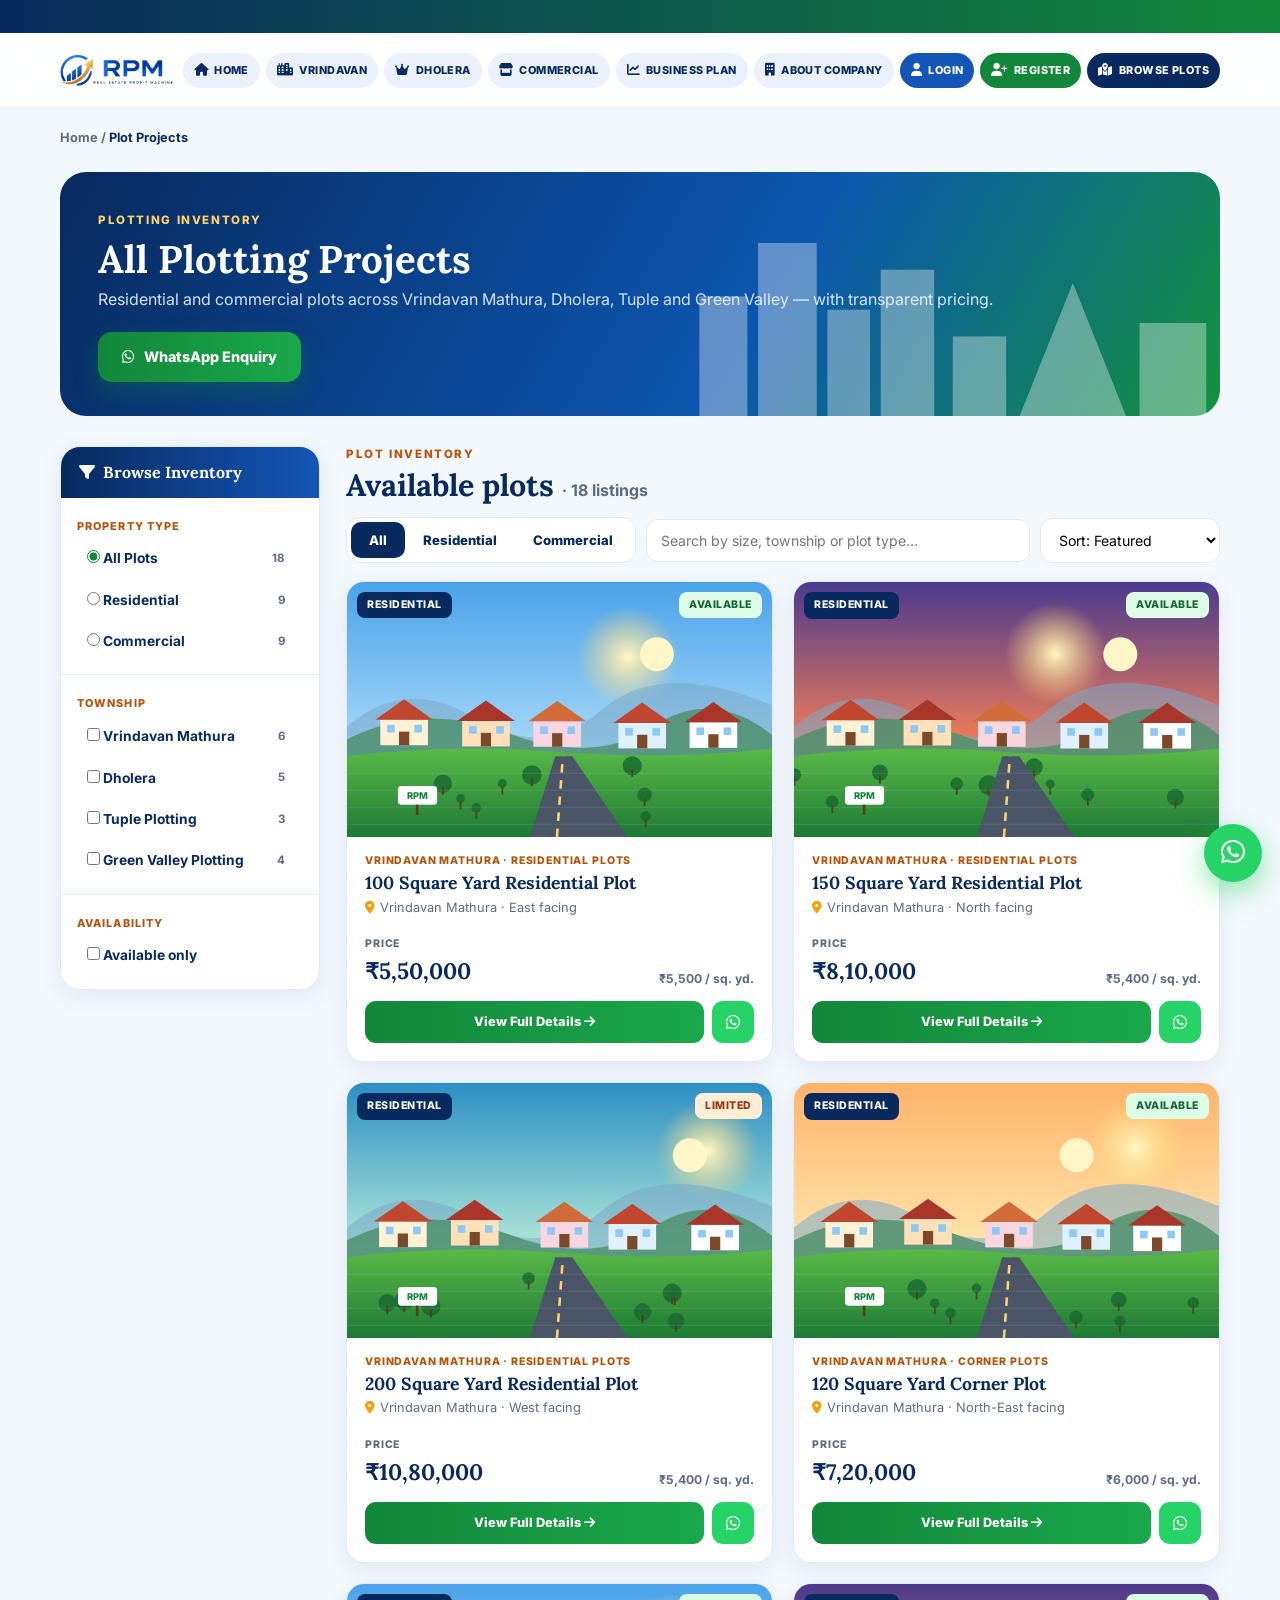
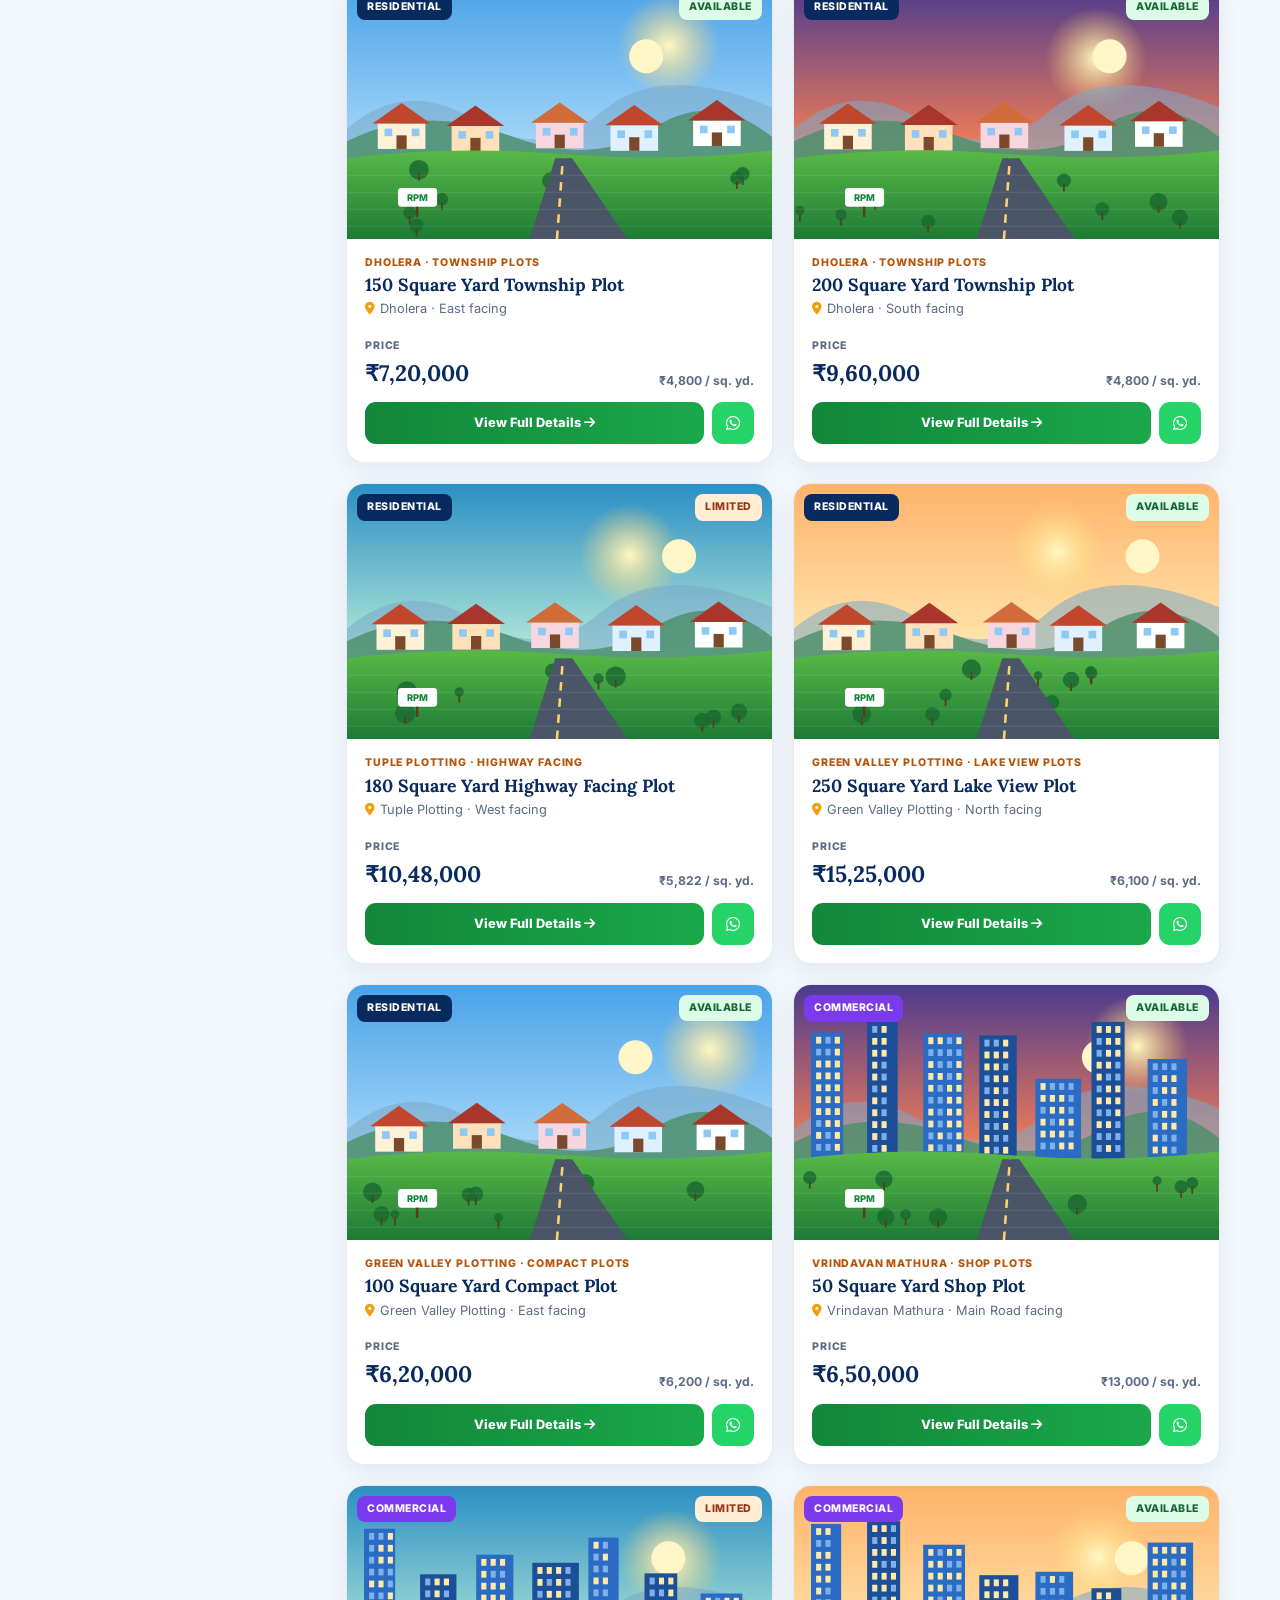
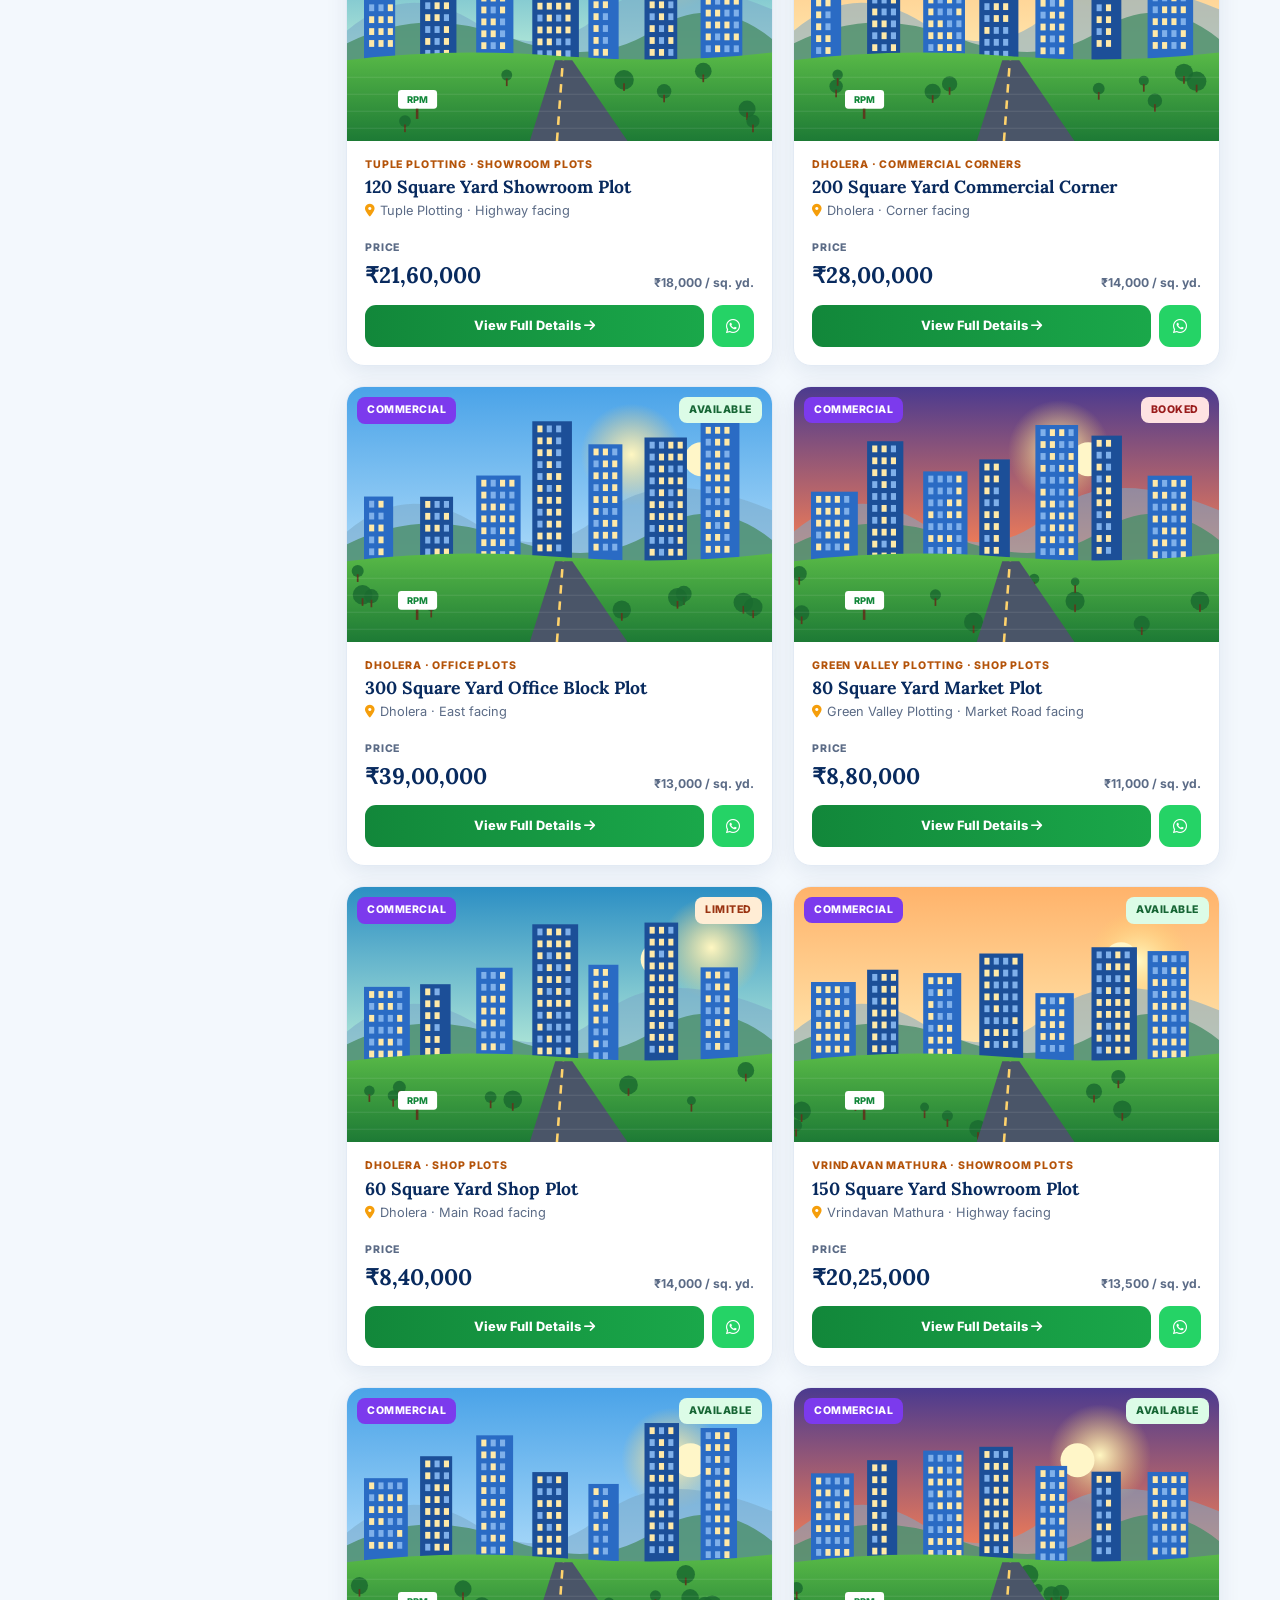
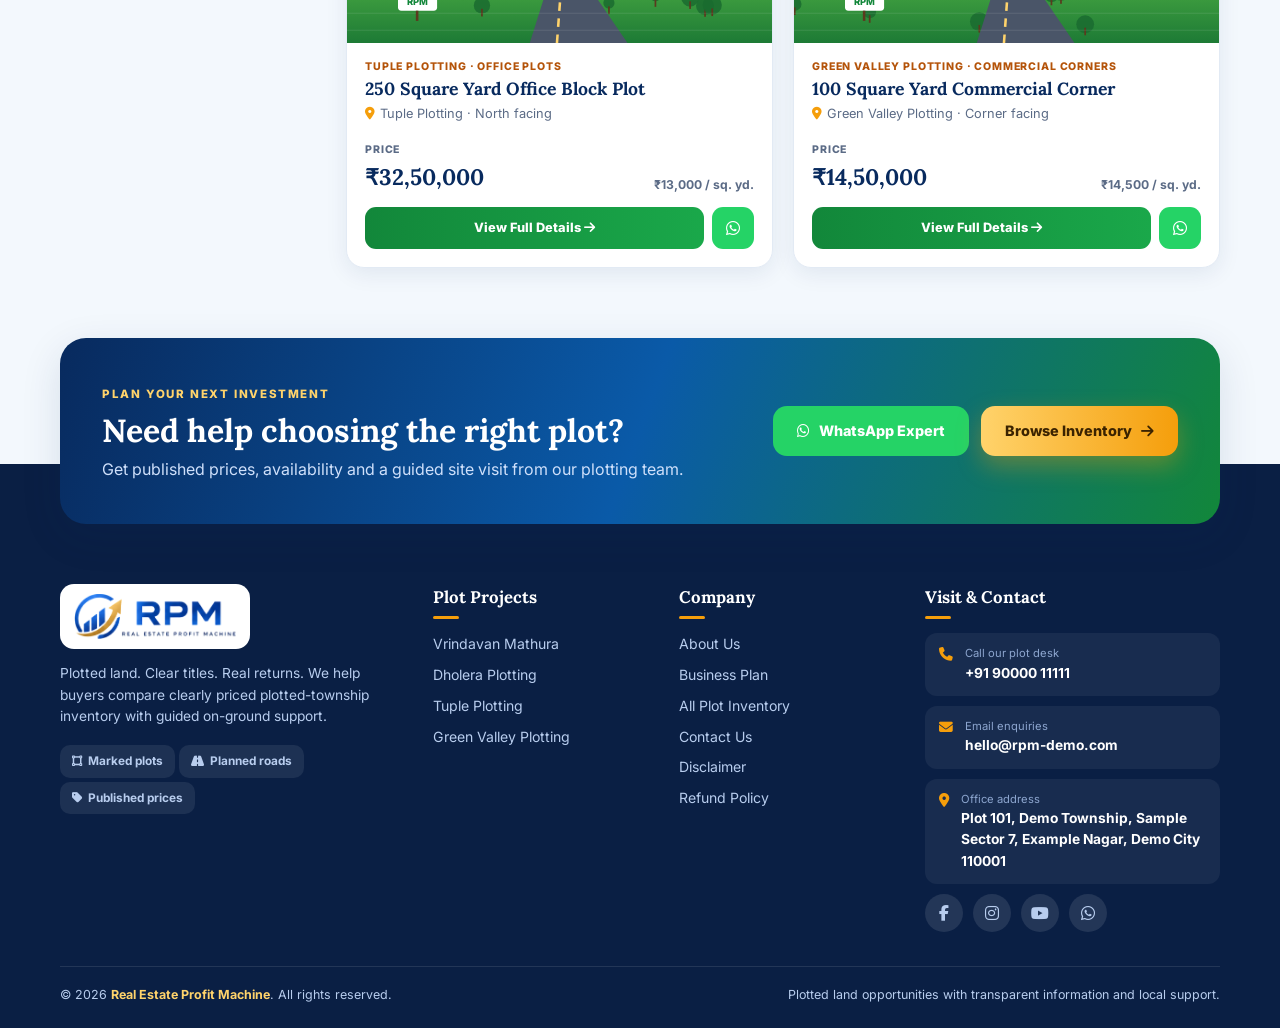
<file: projects.html>
<!doctype html>
<html lang="en">
  <head>
    <meta charset="utf-8" />
    <meta name="viewport" content="width=device-width,initial-scale=1" />
    <title>All Plotting Projects – Real Estate Profit Machine</title>
    <link rel="icon" type="image/svg+xml" href="images/favicon.svg" />
    <link rel="preconnect" href="https://fonts.googleapis.com" />
    <link
      href="https://fonts.googleapis.com/css2?family=Inter:wght@400;600;700;800&family=Lora:wght@600;700&display=swap"
      rel="stylesheet"
    />
    <link
      rel="stylesheet"
      href="https://cdnjs.cloudflare.com/ajax/libs/font-awesome/6.5.1/css/all.min.css"
    />
    <link rel="stylesheet" href="css/style.css" />
  </head>
  <body>
    <div id="site-header"></div>

    <div class="wrap">
      <div class="crumbs">Home / <b>Plot Projects</b></div>
      <div class="phero">
        <div>
          <span class="eyebrow light">Plotting inventory</span>
          <h1>All Plotting Projects</h1>
          <p>
            Residential and commercial plots across Vrindavan Mathura, Dholera,
            Tuple and Green Valley — with transparent pricing.
          </p>
        </div>
        <a class="btn btn-green" href="https://wa.me/919000011111"
          ><i class="fa-brands fa-whatsapp"></i>WhatsApp Enquiry</a
        >
        <svg viewBox="0 0 400 160">
          <g fill="#fff">
            <rect x="10" y="70" width="36" height="90" />
            <rect x="54" y="30" width="44" height="130" />
            <rect x="106" y="80" width="32" height="80" />
            <rect x="146" y="50" width="40" height="110" />
            <rect x="200" y="100" width="40" height="60" />
            <path d="M250 160 L290 60 L330 160Z" />
            <rect x="340" y="90" width="50" height="70" />
          </g>
        </svg>
      </div>

      <div class="pl">
        <aside class="side">
          <h3><i class="fa-solid fa-filter"></i>&nbsp; Browse Inventory</h3>
          <div class="grp">
            <small>Property type</small>
            <label
              ><span
                ><input type="radio" name="type" value="all" checked /> All
                Plots</span
              ><span class="cnt" id="c-all"></span
            ></label>
            <label
              ><span
                ><input type="radio" name="type" value="residential" />
                Residential</span
              ><span class="cnt" id="c-residential"></span
            ></label>
            <label
              ><span
                ><input type="radio" name="type" value="commercial" />
                Commercial</span
              ><span class="cnt" id="c-commercial"></span
            ></label>
          </div>
          <div class="grp">
            <small>Township</small>
            <div id="townFilters"></div>
          </div>
          <div class="grp" style="border: 0">
            <small>Availability</small>
            <label
              ><span
                ><input type="checkbox" id="onlyAvail" /> Available only</span
              ></label
            >
          </div>
        </aside>

        <section>
          <div class="eyebrow">Plot inventory</div>
          <h2 style="margin: 4px 0 14px; font-size: 1.9rem">
            Available plots
            <span
              id="total"
              style="
                font-size: 1rem;
                color: var(--muted);
                font-family: Inter;
                font-weight: 700;
              "
            ></span>
          </h2>
          <div class="tools">
            <div class="seg" id="seg">
              <button data-v="all" class="on">All</button
              ><button data-v="residential">Residential</button
              ><button data-v="commercial">Commercial</button>
            </div>
            <input
              id="q"
              placeholder="Search by size, township or plot type…"
            />
            <select id="sort">
              <option value="">Sort: Featured</option>
              <option value="pa">Price: Low to High</option>
              <option value="pd">Price: High to Low</option>
              <option value="sa">Size: Small to Large</option>
              <option value="sd">Size: Large to Small</option>
            </select>
          </div>
          <div class="pgrid" id="grid"></div>
        </section>
      </div>
    </div>

    <div id="site-footer"></div>
    <div
      class="modal"
      id="modal"
      role="dialog"
      aria-modal="true"
      aria-labelledby="mTitle"
    >
      <div class="mbox" id="mbox"></div>
    </div>

    <script src="js/app.js"></script>
    <script src="js/auth.js"></script>
    <script>
      mountChrome("projects");
      const state = {
        type: "all",
        towns: new Set(),
        q: "",
        sort: "",
        avail: false,
      };
      const params = new URLSearchParams(location.search);
      if (["residential", "commercial"].includes(params.get("type")))
        state.type = params.get("type");
      if (params.get("town")) state.towns.add(params.get("town"));

      /* counts + township filters */
      document.getElementById("c-all").textContent = PLOTS.length;
      ["residential", "commercial"].forEach(
        (t) =>
          (document.getElementById("c-" + t).textContent = PLOTS.filter(
            (p) => p.type === t,
          ).length),
      );
      document.getElementById("townFilters").innerHTML = TOWNS.map(
        (t) =>
          `<label><span><input type="checkbox" value="${t.name}" ${state.towns.has(t.name) ? "checked" : ""}> ${t.name}</span><span class="cnt">${PLOTS.filter((p) => p.town === t.name).length}</span></label>`,
      ).join("");

      function syncType() {
        document
          .querySelectorAll("input[name=type]")
          .forEach((r) => (r.checked = r.value === state.type));
        document
          .querySelectorAll("#seg button")
          .forEach((b) => b.classList.toggle("on", b.dataset.v === state.type));
      }
      function render() {
        let list = PLOTS.filter(
          (p) =>
            (state.type === "all" || p.type === state.type) &&
            (!state.towns.size || state.towns.has(p.town)) &&
            (!state.avail || p.status !== "sold") &&
            (!state.q ||
              (p.title + " " + p.town + " " + p.cat + " " + p.size)
                .toLowerCase()
                .includes(state.q)),
        );
        const s = {
          pa: (a, b) => a.price - b.price,
          pd: (a, b) => b.price - a.price,
          sa: (a, b) => a.size - b.size,
          sd: (a, b) => b.size - a.size,
        }[state.sort];
        if (s) list.sort(s);
        document.getElementById("total").textContent =
          "· " + list.length + " listing" + (list.length === 1 ? "" : "s");
        document.getElementById("grid").innerHTML = list.length
          ? list
              .map((p, i) => {
                const mood = ["dawn", "day", "dusk", "green"][p.id % 4],
                  rate = Math.round(p.price / p.size);
                const st = {
                  available: "Available",
                  limited: "Limited",
                  sold: "Booked",
                }[p.status];
                return `<article class="pc" style="animation-delay:${i * 50}ms">
      <div class="art"><span class="badge ty ${p.type}">${p.type}</span><span class="badge st ${p.status}">${st}</span>${art(p.type, mood, p.id + 2, "p" + p.id)}</div>
      <div class="body"><div class="tag">${p.town} · ${p.cat}</div><h3>${p.title}</h3>
        <div class="loc"><i class="fa-solid fa-location-dot"></i>${p.town} · ${p.facing} facing</div>
        <div class="pr"><div><small>PRICE</small><b>${inr(p.price)}</b></div><span>${inr(rate)} / sq. yd.</span></div>
        <div class="act"><a href="#" data-id="${p.id}">View Full Details <i class="fa-solid fa-arrow-right"></i></a><a href="${WA}?text=${encodeURIComponent("Hi, I am interested in: " + p.title + " (" + p.town + ")")}" aria-label="WhatsApp"><i class="fa-brands fa-whatsapp"></i></a></div></div></article>`;
              })
              .join("")
          : `<div class="empty"><i class="fa-solid fa-magnifying-glass" style="font-size:2rem;margin-bottom:10px"></i><p>No plots match these filters. Try clearing a filter.</p></div>`;
      }
      document.querySelectorAll("input[name=type]").forEach(
        (r) =>
          (r.onchange = () => {
            state.type = r.value;
            syncType();
            render();
          }),
      );
      document.getElementById("seg").onclick = (e) => {
        const b = e.target.closest("button");
        if (!b) return;
        state.type = b.dataset.v;
        syncType();
        render();
      };
      document.getElementById("townFilters").onchange = (e) => {
        e.target.checked
          ? state.towns.add(e.target.value)
          : state.towns.delete(e.target.value);
        render();
      };
      document.getElementById("onlyAvail").onchange = (e) => {
        state.avail = e.target.checked;
        render();
      };
      document.getElementById("q").oninput = (e) => {
        state.q = e.target.value.trim().toLowerCase();
        render();
      };
      document.getElementById("sort").onchange = (e) => {
        state.sort = e.target.value;
        render();
      };
      syncType();
      render();

      /* plot detail popup */
      const IDEAL = {
        residential: "A home plot in a marked, planned layout.",
        "Shop Plots": "A ground-floor retail shop with direct road frontage.",
        "Showroom Plots": "A showroom that needs a wide front.",
        "Office Plots": "An office block or multi-floor commercial building.",
        "Commercial Corners": "A corner building visible from two roads.",
      };
      const modal = document.getElementById("modal"),
        mbox = document.getElementById("mbox");
      document.getElementById("grid").addEventListener("click", (e) => {
        const a = e.target.closest("a[data-id]");
        if (!a) return;
        e.preventDefault();
        openPlot(+a.dataset.id);
      });
      function openPlot(id) {
        const p = PLOTS.find((x) => x.id === id),
          lbl = {
            available: "Available",
            limited: "Limited availability",
            sold: "Booked",
          }[p.status],
          mood = ["dawn", "day", "dusk", "green"][p.id % 4];
        mbox.innerHTML = `<button class="mclose" aria-label="Close">${ico("close", 18)}</button><div class="mart"><span class="badge ty ${p.type}" style="z-index:2">${p.type}</span>${art(p.type, mood, p.id + 2, "m" + p.id)}</div>
  <div class="mbody"><span class="eyebrow">${p.town} · ${p.cat}</span><h3 id="mTitle">${p.title}</h3><div class="big">${inr(p.price)}</div><div style="color:var(--muted);font-weight:700;font-size:.85rem">${inr(Math.round(p.price / p.size))} per sq. yd.</div>
  <dl><div><dt>Size</dt><dd>${p.size} sq. yd.</dd></div><div><dt>Facing</dt><dd>${p.facing}</dd></div><div><dt>Status</dt><dd>${lbl}</dd></div><div><dt>Type</dt><dd style="text-transform:capitalize">${p.type}</dd></div></dl>
  <div class="ideal"><b>Suited for:</b> ${IDEAL[p.type === "residential" ? "residential" : p.cat]}</div>
  <div class="mact"><a class="btn btn-wa" href="${WA}?text=${encodeURIComponent("Hi, I am interested in: " + p.title + " (" + p.town + ")")}">${ico("wa", 18)} Enquire on WhatsApp</a><a class="btn btn-green" href="register.html">Register to Book</a></div>
  <p style="font-size:.72rem;color:var(--muted);margin-top:12px">Sample listing data. Availability is confirmed on site.</p></div>`;
        modal.classList.add("open");
        mbox.querySelector(".mclose").focus();
      }
      modal.addEventListener("click", (e) => {
        if (e.target === modal || e.target.closest(".mclose"))
          modal.classList.remove("open");
      });
      document.addEventListener("keydown", (e) => {
        if (e.key === "Escape") modal.classList.remove("open");
      });
    </script>
  </body>
</html>
</file>
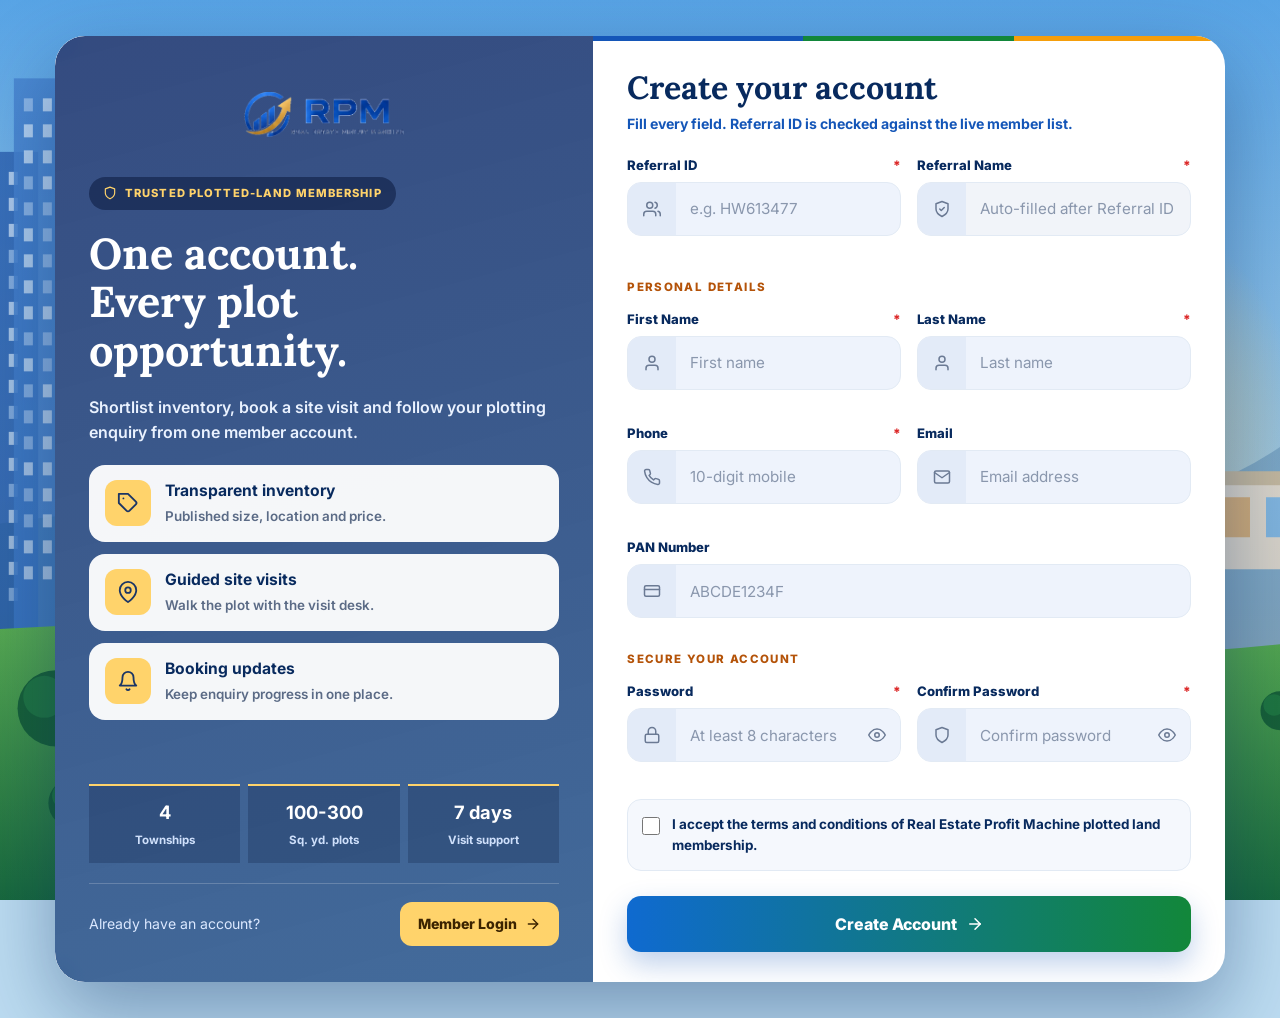
<file: register.html>
<!doctype html>
<html lang="en">
  <head>
    <meta charset="utf-8" />
    <meta name="viewport" content="width=device-width,initial-scale=1" />
    <title>Create Account – Real Estate Profit Machine</title>
    <link rel="icon" type="image/svg+xml" href="images/favicon.svg" />
    <link rel="preconnect" href="https://fonts.googleapis.com" />
    <link
      href="https://fonts.googleapis.com/css2?family=Inter:wght@400;600;700;800&family=Lora:wght@600;700&display=swap"
      rel="stylesheet"
    />
    <link rel="stylesheet" href="css/style.css" />
  </head>
  <body class="auth">
    <div class="auth-bg" id="bg" aria-hidden="true"></div>
    <main class="auth-wrap">
      <div class="reg-card">
        <section class="promo">
          <div class="top1">
            <a href="index.html">
              <img src="images/logo.png" alt="Logo" />
            </a>
          </div>
          <span class="tpill"
            ><span data-ico="shield" data-size="14"></span>Trusted plotted-land
            membership</span
          >
          <h2>One account.<br />Every plot opportunity.</h2>
          <p>
            Shortlist inventory, book a site visit and follow your plotting
            enquiry from one member account.
          </p>
          <div class="perks">
            <div class="perk">
              <span class="pi" data-ico="tag" data-size="22"></span>
              <div>
                <b>Transparent inventory</b
                ><span>Published size, location and price.</span>
              </div>
            </div>
            <div class="perk">
              <span class="pi" data-ico="pin" data-size="22"></span>
              <div>
                <b>Guided site visits</b
                ><span>Walk the plot with the visit desk.</span>
              </div>
            </div>
            <div class="perk">
              <span class="pi" data-ico="bell" data-size="22"></span>
              <div>
                <b>Booking updates</b
                ><span>Keep enquiry progress in one place.</span>
              </div>
            </div>
          </div>
          <div class="pstats">
            <div><b>4</b><small>Townships</small></div>
            <div><b>100-300</b><small>Sq. yd. plots</small></div>
            <div><b>7 days</b><small>Visit support</small></div>
          </div>
          <div class="already">
            <span>Already have an account?</span
            ><a href="login.html"
              >Member Login <span data-ico="arrow" data-size="16"></span
            ></a>
          </div>
        </section>

        <!-- ASP.NET: set action to your registration handler and DEMO = false in auth.js -->
        <form
          class="formside"
          id="regForm"
          method="post"
          action="/Account/Register"
          novalidate
        >
          <h1>Create your account</h1>
          <p class="lead">
            Fill every field. Referral ID is checked against the live member
            list.
          </p>
          <div class="notice" id="note" hidden></div>

          <div class="grid2">
            <div class="field">
              <label for="referralId">Referral ID <em>*</em></label>
              <div class="input">
                <span class="ico" data-ico="users"></span
                ><input
                  id="referralId"
                  name="referralId"
                  type="text"
                  placeholder="e.g. HW613477"
                  autocomplete="off"
                  autocapitalize="characters"
                />
              </div>
              <div class="hint" id="referralIdHint"></div>
            </div>
            <div class="field">
              <label for="referralName">Referral Name <em>*</em></label>
              <div class="input ro">
                <span class="ico" data-ico="badge"></span
                ><input
                  id="referralName"
                  name="referralName"
                  type="text"
                  placeholder="Auto-filled after Referral ID"
                  readonly
                  tabindex="-1"
                />
              </div>
              <div class="hint"></div>
            </div>
          </div>

          <div class="sect">Personal details</div>
          <div class="grid2">
            <div class="field">
              <label for="firstName">First Name <em>*</em></label>
              <div class="input">
                <span class="ico" data-ico="user"></span
                ><input
                  id="firstName"
                  name="firstName"
                  type="text"
                  placeholder="First name"
                  autocomplete="given-name"
                />
              </div>
              <div class="hint" id="firstNameHint"></div>
            </div>
            <div class="field">
              <label for="lastName">Last Name <em>*</em></label>
              <div class="input">
                <span class="ico" data-ico="user"></span
                ><input
                  id="lastName"
                  name="lastName"
                  type="text"
                  placeholder="Last name"
                  autocomplete="family-name"
                />
              </div>
              <div class="hint" id="lastNameHint"></div>
            </div>
            <div class="field">
              <label for="phone">Phone <em>*</em></label>
              <div class="input">
                <span class="ico" data-ico="phone"></span
                ><input
                  id="phone"
                  name="phone"
                  type="tel"
                  inputmode="numeric"
                  placeholder="10-digit mobile"
                  autocomplete="tel"
                />
              </div>
              <div class="hint" id="phoneHint"></div>
            </div>
            <div class="field">
              <label for="email">Email</label>
              <div class="input">
                <span class="ico" data-ico="mail"></span
                ><input
                  id="email"
                  name="email"
                  type="email"
                  placeholder="Email address"
                  autocomplete="email"
                />
              </div>
              <div class="hint" id="emailHint"></div>
            </div>
          </div>
          <div class="field">
            <label for="pan">PAN Number</label>
            <div class="input">
              <span class="ico" data-ico="card"></span
              ><input
                id="pan"
                name="pan"
                type="text"
                placeholder="ABCDE1234F"
                autocomplete="off"
              />
            </div>
            <div class="hint" id="panHint"></div>
          </div>

          <div class="sect">Secure your account</div>
          <div class="grid2">
            <div class="field">
              <label for="password">Password <em>*</em></label>
              <div class="input">
                <span class="ico" data-ico="lock"></span
                ><input
                  id="password"
                  name="password"
                  type="password"
                  placeholder="At least 8 characters"
                  autocomplete="new-password"
                /><button class="eye" data-for="password"></button>
              </div>
              <div class="hint" id="passwordHint"></div>
            </div>
            <div class="field">
              <label for="confirm">Confirm Password <em>*</em></label>
              <div class="input">
                <span class="ico" data-ico="shield"></span
                ><input
                  id="confirm"
                  name="confirm"
                  type="password"
                  placeholder="Confirm password"
                  autocomplete="new-password"
                /><button class="eye" data-for="confirm"></button>
              </div>
              <div class="hint" id="confirmHint"></div>
            </div>
          </div>

          <label class="terms"
            ><input type="checkbox" id="terms" name="terms" /><span
              >I accept the terms and conditions of Real Estate Profit Machine
              plotted land membership.</span
            ></label
          >
          <div class="hint err" id="termsHint"></div>
          <button class="btn submit blue" type="submit">
            Create Account <span data-ico="arrow" data-size="18"></span>
          </button>
        </form>
      </div>
    </main>
    <script src="js/app.js"></script>
    <script src="js/auth.js"></script>
    <script>
      initRegister();
    </script>
  </body>
</html>
</file>
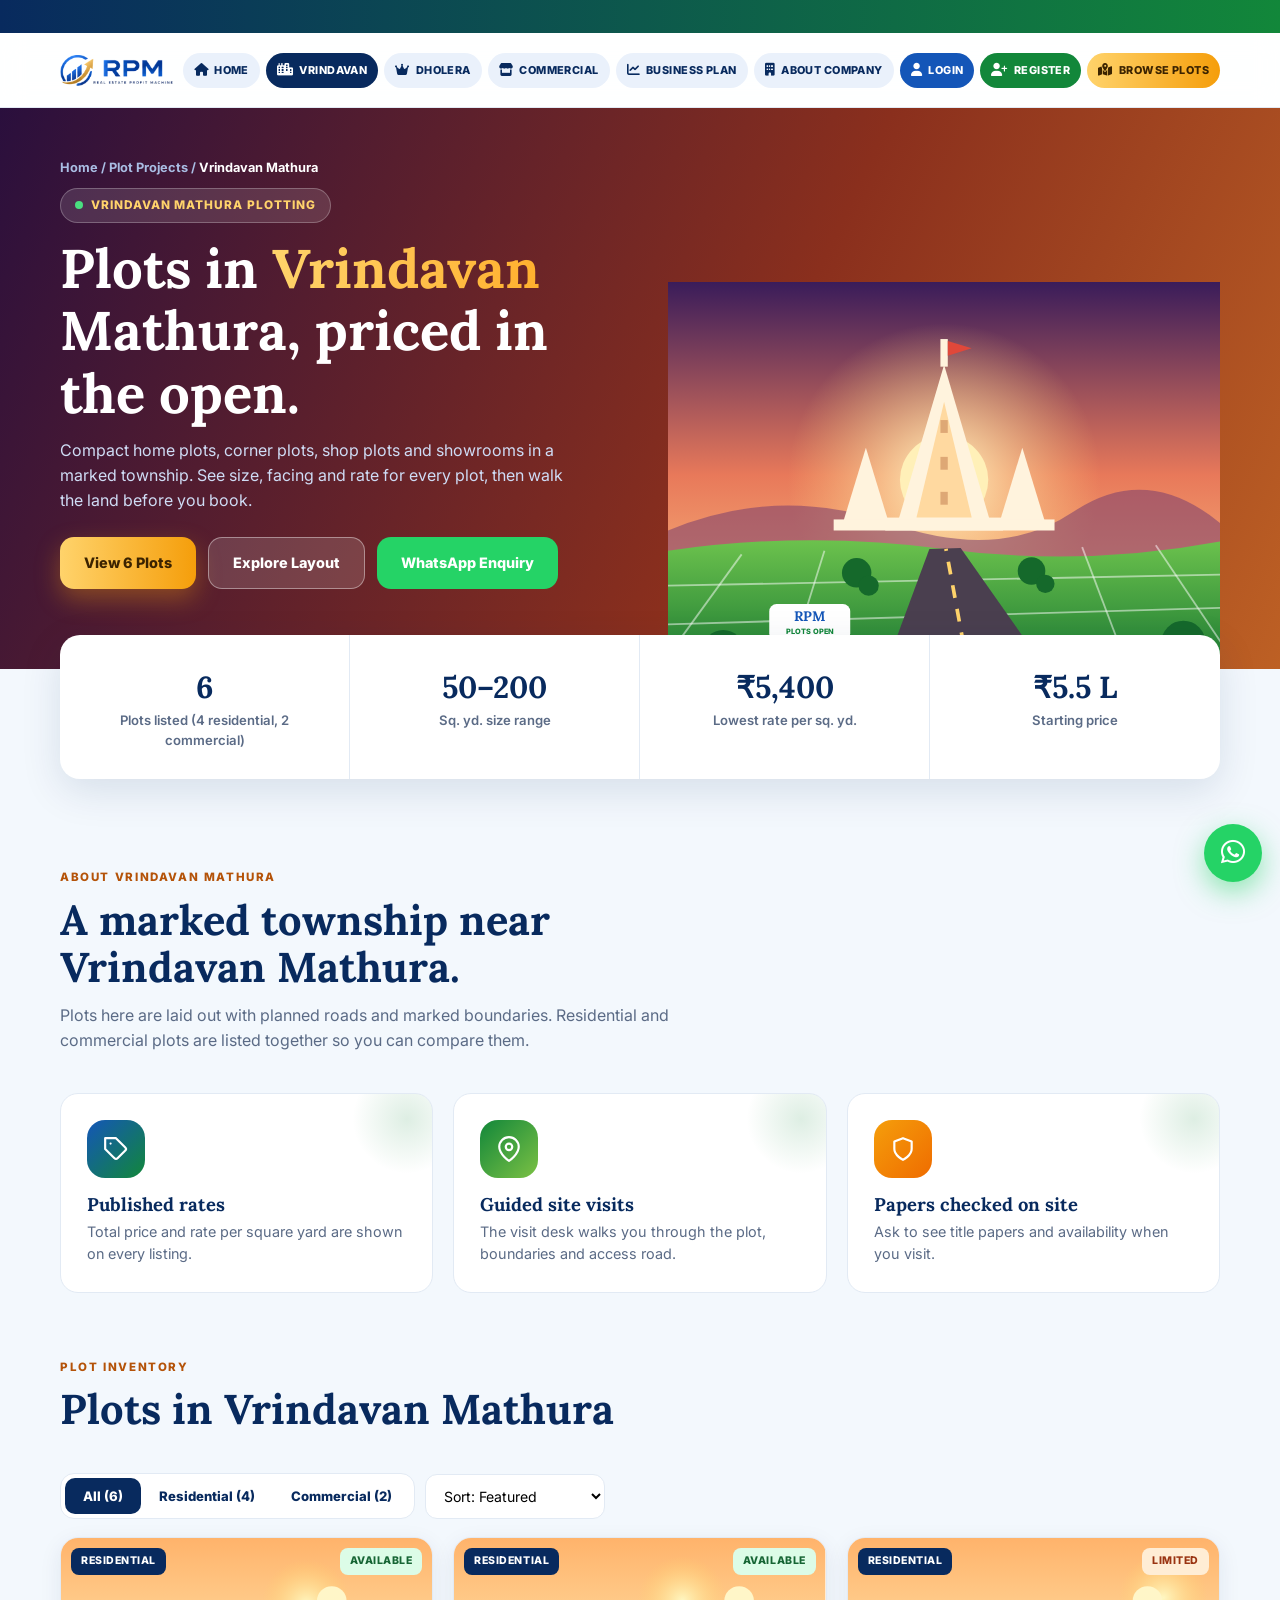
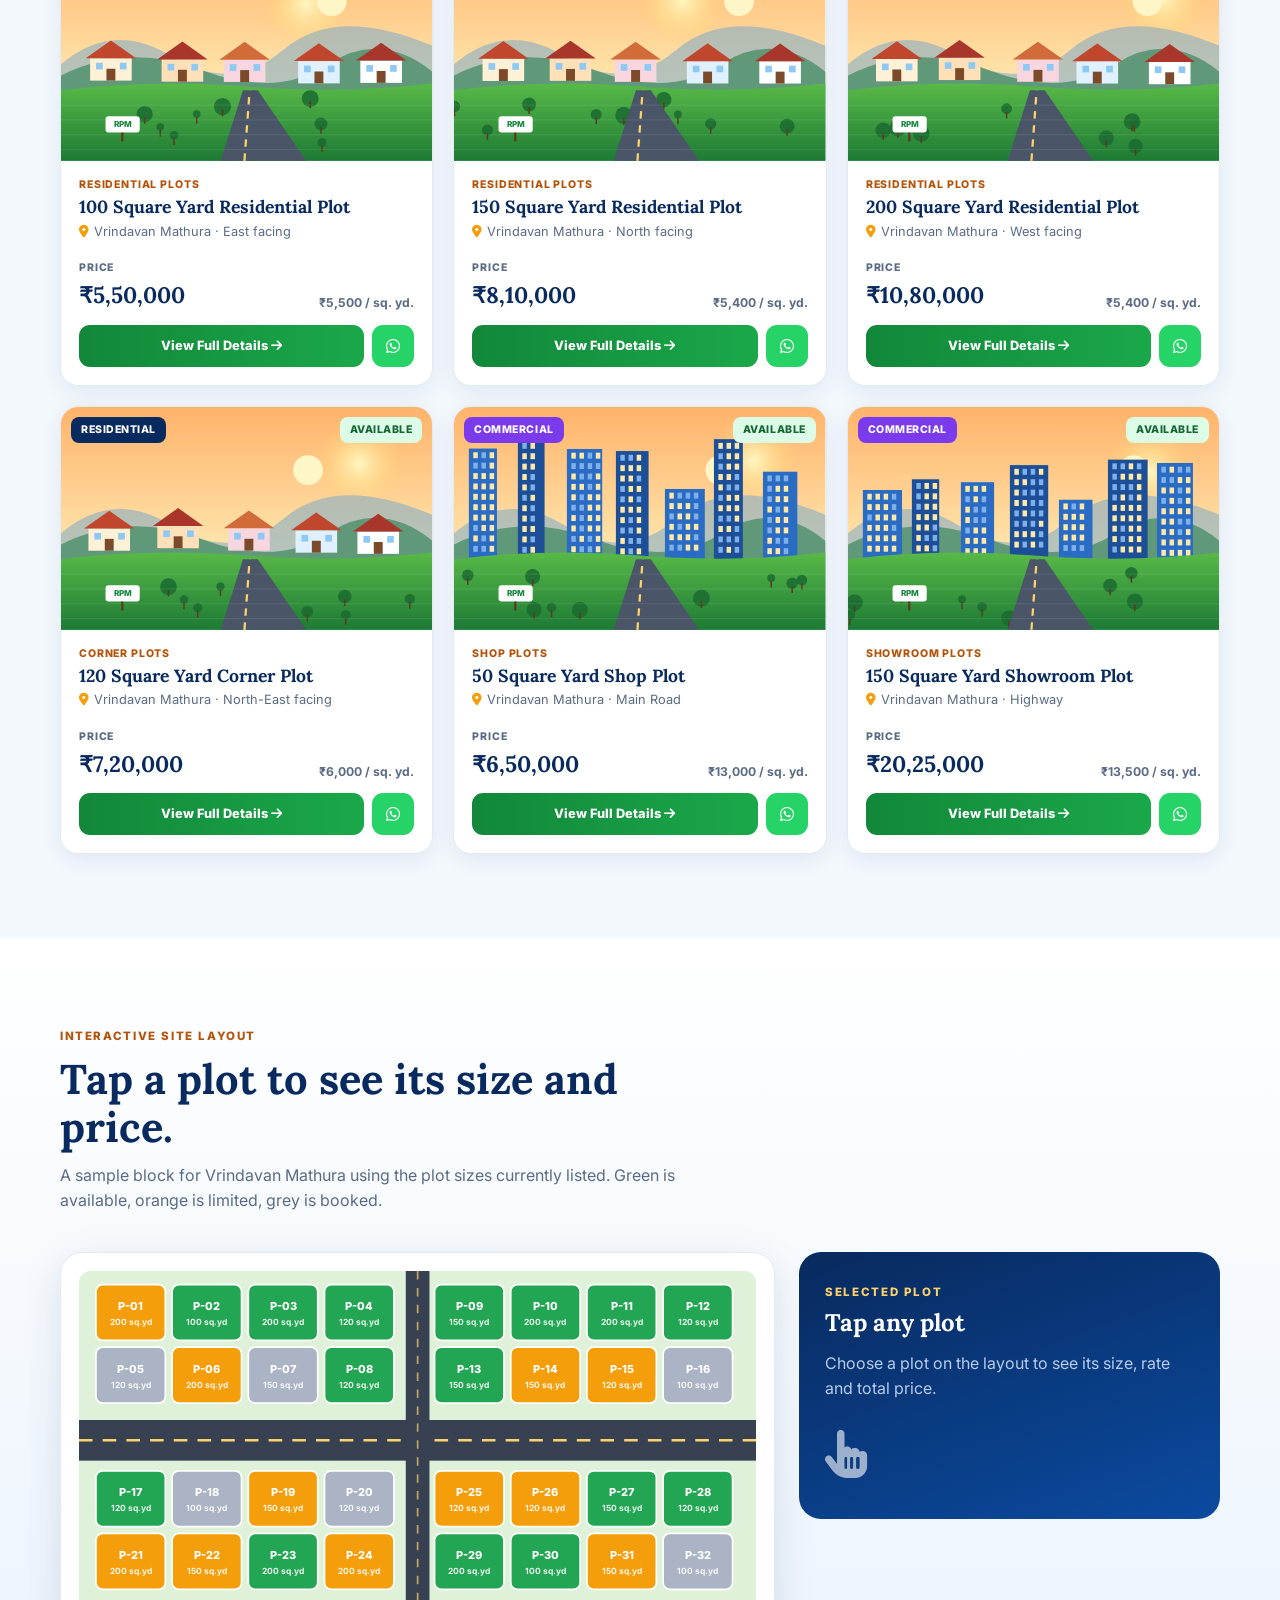
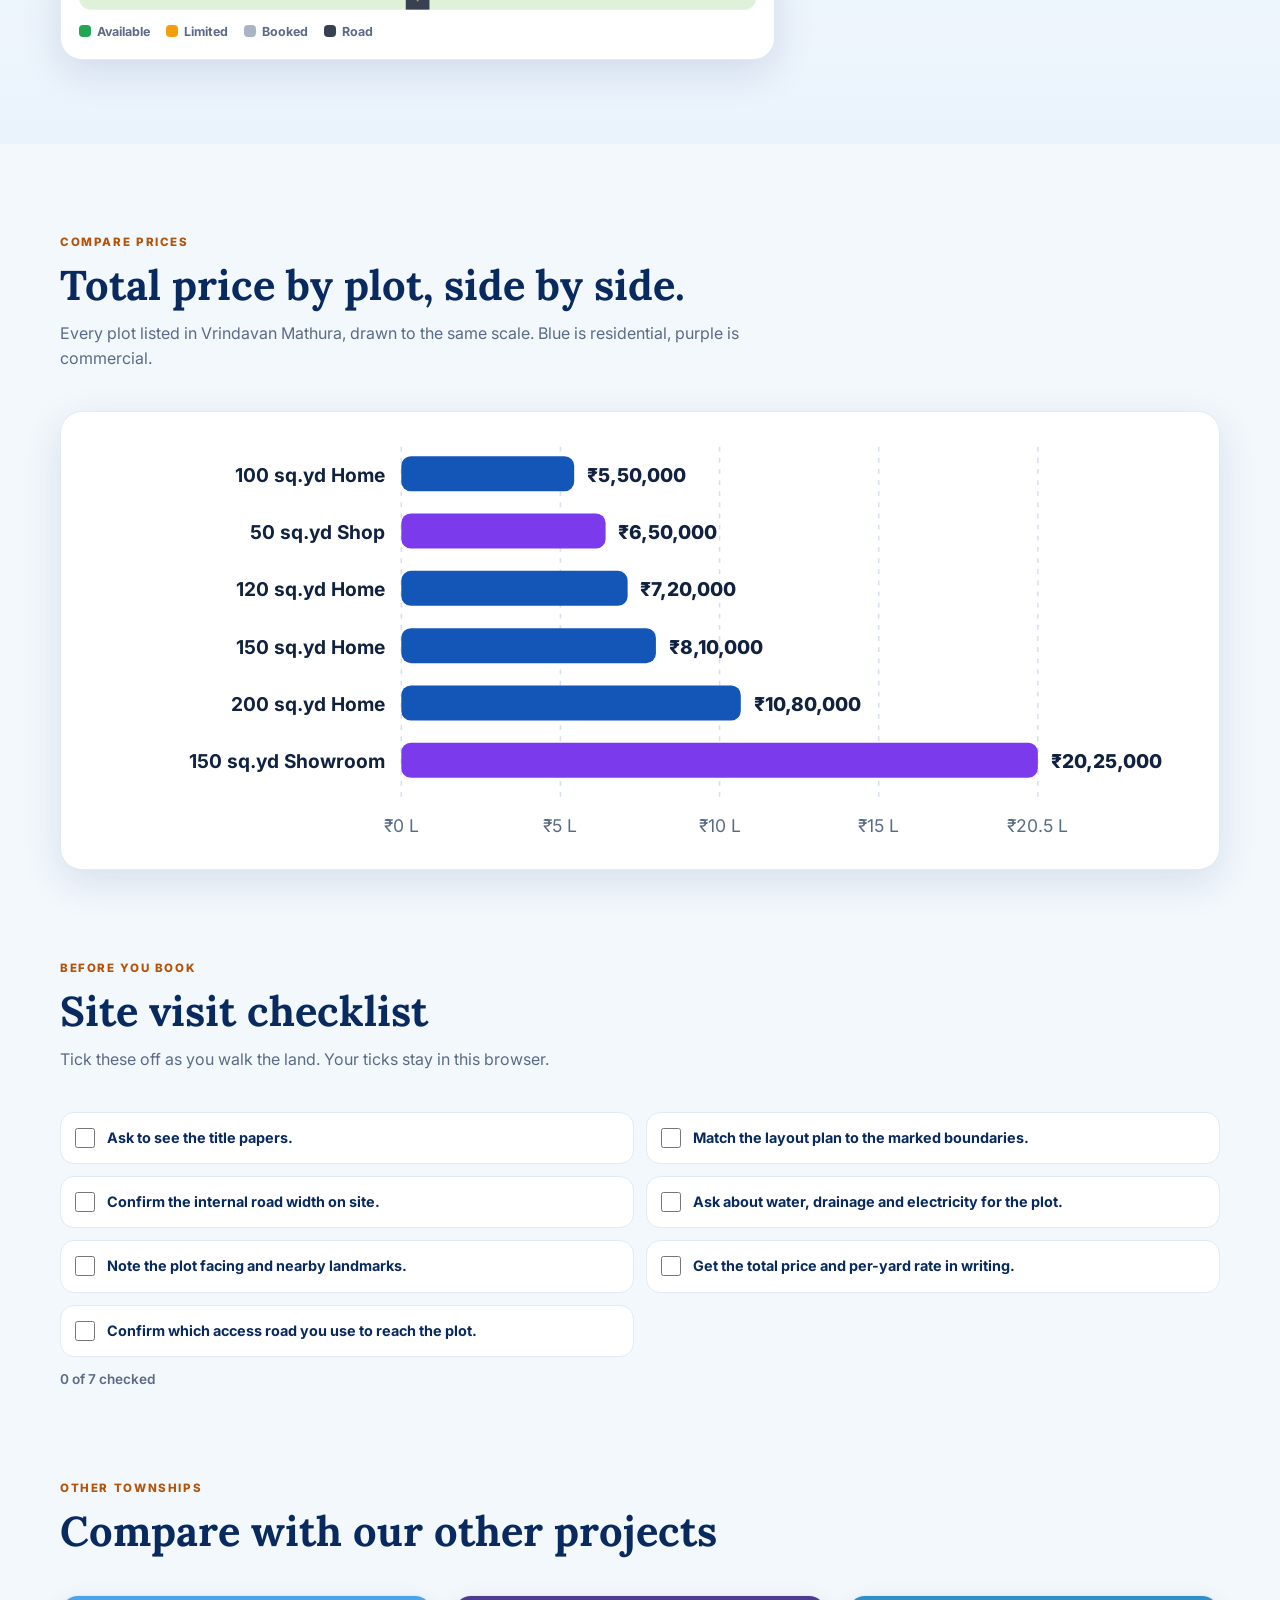
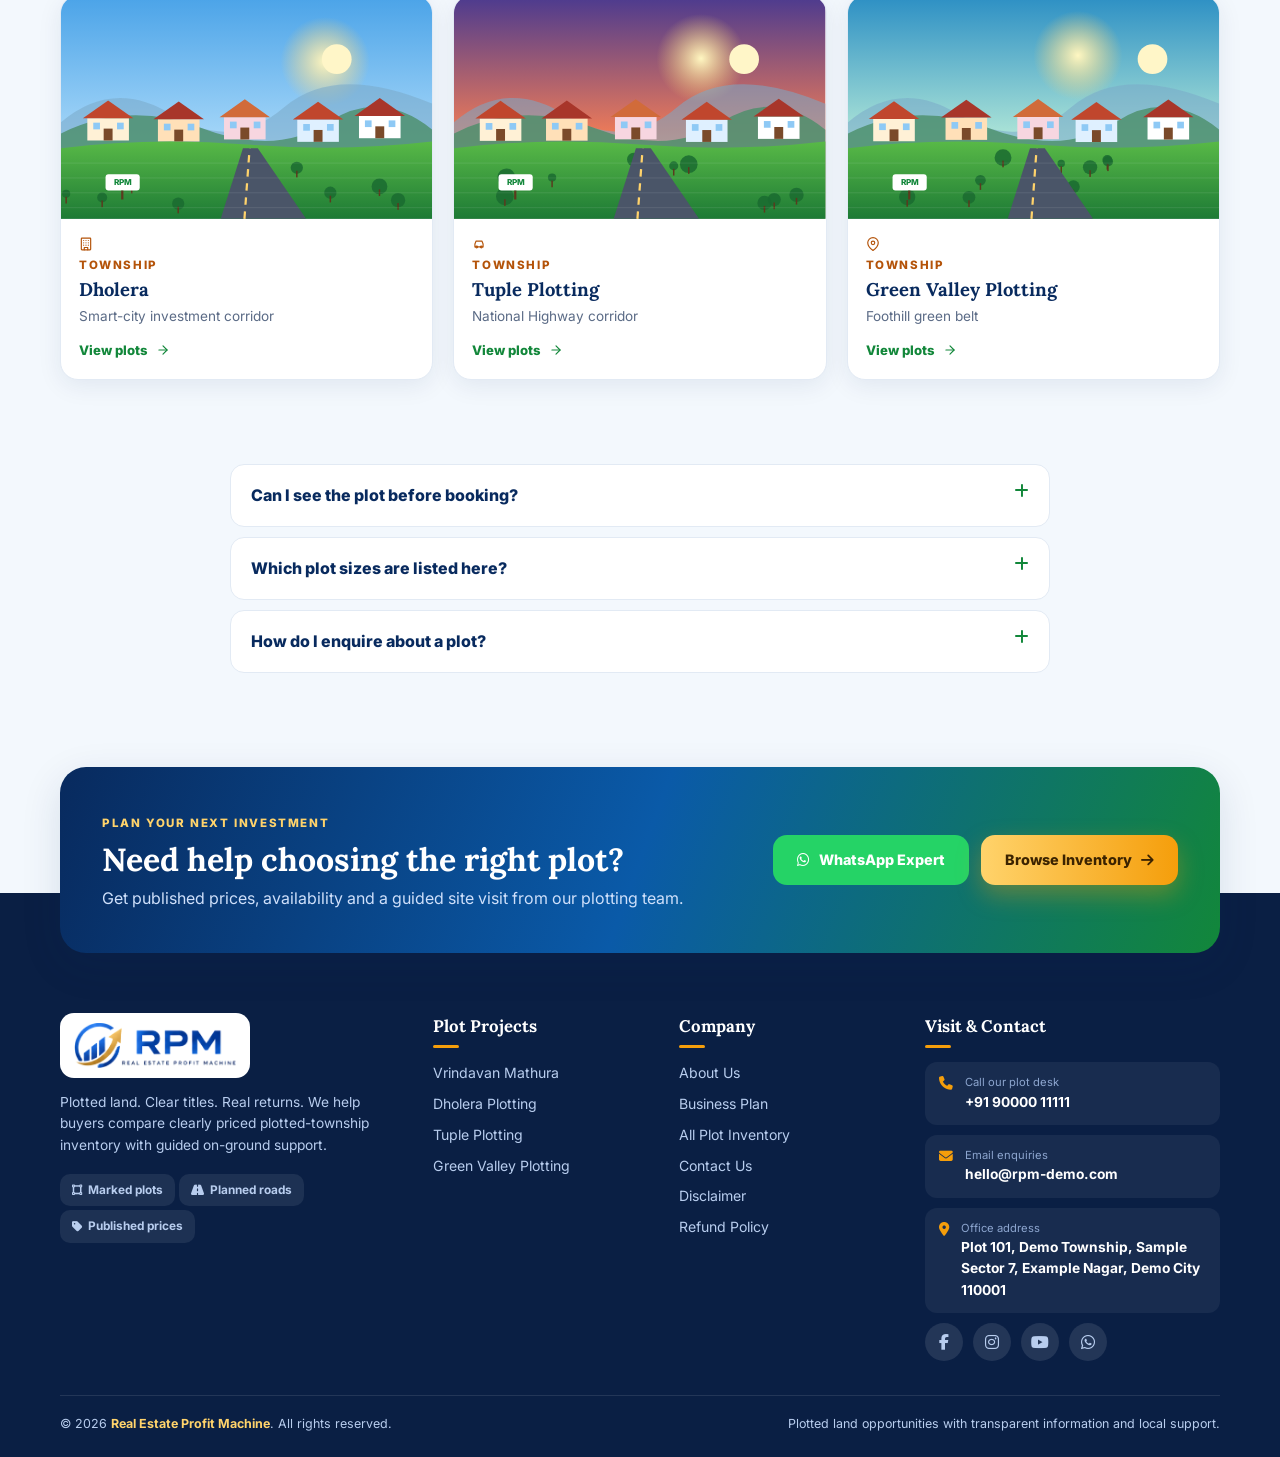
<file: vrindavan.html>
<!doctype html>
<html lang="en">
  <head>
    <meta charset="utf-8" />
    <meta name="viewport" content="width=device-width,initial-scale=1" />
    <title>Vrindavan Mathura Plots – Real Estate Profit Machine</title>
    <meta
      name="description"
      content="Residential and commercial plots in Vrindavan Mathura with published size, facing and price."
    />
    <link rel="icon" type="image/svg+xml" href="images/favicon.svg" />
    <link rel="preconnect" href="https://fonts.googleapis.com" />
    <link
      href="https://fonts.googleapis.com/css2?family=Inter:wght@400;600;700;800&family=Lora:wght@600;700&display=swap"
      rel="stylesheet"
    />
    <link
      rel="stylesheet"
      href="https://cdnjs.cloudflare.com/ajax/libs/font-awesome/6.5.1/css/all.min.css"
    />
    <link rel="stylesheet" href="css/style.css" />
  </head>
  <body>
    <div id="site-header"></div>
    <main id="app"></main>
    <div id="site-footer"></div>
    <script src="js/app.js"></script>
    <script src="js/auth.js"></script>
    <script src="js/township.js"></script>
    <script>
      renderTownship({
        key: "vrindavan",
        cls: "vr",
        name: "Vrindavan Mathura",
        mood: "dawn",
        seed: 11,
        eyebrow: "Vrindavan Mathura plotting",
        h1: "Plots in <em>Vrindavan</em> Mathura, priced in the open.",
        lead: "Compact home plots, corner plots, shop plots and showrooms in a marked township. See size, facing and rate for every plot, then walk the land before you book.",
        about: {
          title: "A marked township near Vrindavan Mathura.",
          text: "Plots here are laid out with planned roads and marked boundaries. Residential and commercial plots are listed together so you can compare them.",
        },
        highlights: [
          {
            i: "tag",
            t: "Published rates",
            d: "Total price and rate per square yard are shown on every listing.",
          },
          {
            i: "pin",
            t: "Guided site visits",
            d: "The visit desk walks you through the plot, boundaries and access road.",
          },
          {
            i: "shield",
            t: "Papers checked on site",
            d: "Ask to see title papers and availability when you visit.",
          },
        ],
        extraChecks: ["Confirm which access road you use to reach the plot."],
        faq: [
          [
            "Can I see the plot before booking?",
            "Yes. Book only after you have seen the land. Papers and availability are checked on site.",
          ],
          [
            "Which plot sizes are listed here?",
            "Residential plots from 100 to 200 sq. yd. and commercial plots from 50 to 150 sq. yd. at the moment.",
          ],
          [
            "How do I enquire about a plot?",
            "Use the WhatsApp button on any plot card, or register as a member to follow your enquiry.",
          ],
        ],
      });
    </script>
  </body>
</html>
</file>
<file: css/style.css>
:root {
  --navy: #082a5e;
  --navy2: #0a1f44;
  --blue: #1456b8;
  --green: #12873a;
  --green2: #1aa84a;
  --orange: #f59e0b;
  --gold: #ffd36b;
  --ink: #10223f;
  --muted: #5b6b86;
  --bg: #f3f8fd;
  --card: #fff;
  --line: #e2eaf4;
  --r: 18px;
  --shadow: 0 12px 40px rgba(8, 42, 94, 0.12);
}
* {
  box-sizing: border-box;
  margin: 0;
  padding: 0;
}
html {
  scroll-behavior: smooth;
}
body {
  font-family: "Inter", system-ui, sans-serif;
  color: var(--ink);
  background: var(--bg);
  line-height: 1.55;
  overflow-x: hidden;
}






h1,
h2,
h3,
.serif {
  font-family: "Lora", Georgia, serif;
  color: var(--navy);
  line-height: 1.15;
}
a {
  text-decoration: none;
  color: inherit;
}
img,
svg {
  display: block;
  max-width: 100%;
}
.wrap {
  max-width: 1200px;
  margin: 0 auto;
  padding: 0 20px;
}
.eyebrow {
  font-size: 0.72rem;
  font-weight: 800;
  letter-spacing: 0.14em;
  text-transform: uppercase;
  color: #b45309;
}
.eyebrow.light {
  color: var(--gold);
}
.sec {
  padding: 84px 0;
}
.sec-head {
  max-width: 680px;
  margin-bottom: 40px;
}
.sec-head h2 {
  font-size: clamp(1.8rem, 3.4vw, 2.6rem);
  margin: 8px 0 12px;
}
.sec-head p {
  color: var(--muted);
}
.center {
  text-align: center;
  margin-inline: auto;
}
/* ===== TOPBAR + NAV ===== */
.topbar {
  background: linear-gradient(90deg, var(--navy), var(--green));
  color: #fff;
  font-size: 0.78rem;
  font-weight: 700;
  overflow: hidden;
  white-space: nowrap;
  padding: 7px 0;
}
.topbar span {
  display: inline-block;
  padding-left: 100%;
  animation: marq 28s linear infinite;
}
@keyframes marq { to { transform: translateX(-100%); } }

header.nav {
  position: sticky;
  top: 0;
  z-index: 50;
  background: rgba(255, 255, 255, 0.92);
  backdrop-filter: blur(12px);
  border-bottom: 1px solid var(--line);
}

.nav .wrap {
  display: flex;
  align-items: center;
  justify-content: space-between;
  flex-wrap: nowrap;
  gap: 10px;
  height: 74px;
  min-width: 0;
}

/* 🔥 LOGO FIX — img hai, isliye height do, max-width nahi */
.logo {
  display: flex;
  align-items: center;
  flex: 0 1 auto;
  min-width: 0;
  text-decoration: none;
}
.logo img {
  height: 46px;        /* Desktop height */
  width: auto;         /* Ratio maintain rahe */
  max-width: 100%;
  display: block;
  object-fit: contain;
}

/* MENU */
.menu {
  display: flex;
  gap: 6px;
  margin-left: auto;
  align-items: center;
}
.menu a {
  font-size: 0.68rem;
  font-weight: 800;
  letter-spacing: 0.04em;
  text-transform: uppercase;
  padding: 9px 11px;
  white-space: nowrap;
  border-radius: 999px;
  background: #eaf1fb;
  color: var(--navy);
  transition: 0.2s;
}
.menu a:hover, .menu a.on { background: var(--navy); color: #fff; }
.menu a i { margin-right: 6px; font-size: 0.8rem; }
.menu .login { background: var(--blue); color: #fff; }
.menu .reg { background: var(--green); color: #fff; }
.menu .browse { background: linear-gradient(90deg, #ffd36b, var(--orange)); color: #3b2300; }

.burger {
  display: none;
  flex: 0 0 auto;
  background: var(--navy);
  color: #fff;
  border: 0;
  border-radius: 10px;
  width: 42px;
  height: 42px;
  font-size: 1.1rem;
  cursor: pointer;
  place-items: center;
}

/* TABLET / MOBILE — menu collapse */
@media (max-width: 1180px) {
  .burger { display: grid; }
  .menu {
    display: none;
    position: absolute;
    top: 74px;
    left: 0;
    right: 0;
    background: #fff;
    flex-direction: column;
    align-items: stretch;
    padding: 16px;
    border-bottom: 1px solid var(--line);
    box-shadow: var(--shadow);
  }
  .menu.open { display: flex; }
  .menu a { text-align: center; }
}

/* 🔥 MOBILE — logo chhota */
@media (max-width: 768px) {
  .nav .wrap { height: 60px; gap: 6px; }
  .logo img { height: 34px; }
  .burger { width: 36px; height: 36px; font-size: 0.95rem; }
}

/* 🔥 VERY SMALL PHONES */
@media (max-width: 480px) {
  .nav .wrap { height: 52px; }
  .logo img { height: 44px; }   /* Bahut chhota logo */
  .burger { width: 32px; height: 32px; font-size: 0.85rem; }
}
/* buttons */
.btn {
  display: inline-flex;
  align-items: center;
  gap: 9px;
  font-weight: 800;
  font-size: 0.9rem;
  padding: 14px 24px;
  border-radius: 14px;
  border: 0;
  cursor: pointer;
  transition: 0.25s;
  font-family: inherit;
}
.btn:hover {
  transform: translateY(-3px);
}
.btn-gold {
  background: linear-gradient(90deg, #ffd36b, var(--orange));
  color: #3b2300;
  box-shadow: 0 10px 24px rgba(245, 158, 11, 0.35);
}
.btn-green {
  background: linear-gradient(90deg, var(--green), var(--green2));
  color: #fff;
  box-shadow: 0 10px 24px rgba(18, 135, 58, 0.3);
}
.btn-ghost {
  background: rgba(255, 255, 255, 0.14);
  color: #fff;
  border: 1px solid rgba(255, 255, 255, 0.4);
}
.btn-wa {
  background: #25d366;
  color: #fff;
}

/* hero */
.hero {
  position: relative;
  background: linear-gradient(135deg, #071d44 0%, #0c4aa6 55%, #0f8a3f 120%);
  color: #fff;
  overflow: hidden;
}
.hero::before {
  content: "";
  position: absolute;
  inset: 0;
  background:
    radial-gradient(
      circle at 80% 20%,
      rgba(255, 211, 107, 0.28),
      transparent 45%
    ),
    radial-gradient(circle at 10% 90%, rgba(26, 168, 74, 0.3), transparent 40%);
}
.hero .wrap {
  position: relative;
  display: grid;
  grid-template-columns: 1.02fr 1fr;
  gap: 30px;
  align-items: center;
  padding-top: 60px;
  padding-bottom: 0;
  min-height: 640px;
}
.pill {
  display: inline-flex;
  align-items: center;
  gap: 8px;
  background: rgba(255, 255, 255, 0.12);
  border: 1px solid rgba(255, 255, 255, 0.25);
  padding: 7px 14px;
  border-radius: 999px;
  font-size: 0.74rem;
  font-weight: 800;
  letter-spacing: 0.08em;
  text-transform: uppercase;
  color: var(--gold);
}
.pill .dot {
  width: 8px;
  height: 8px;
  border-radius: 50%;
  background: #4ade80;
  animation: pulse 1.6s infinite;
}
@keyframes pulse {
  0% {
    box-shadow: 0 0 0 0 rgba(74, 222, 128, 0.7);
  }
  100% {
    box-shadow: 0 0 0 12px rgba(74, 222, 128, 0);
  }
}
.hero h1 {
  color: #fff;
  font-size: clamp(2.3rem, 5vw, 4rem);
  margin: 18px 0;
}
.hero h1 em {
  font-style: normal;
  background: linear-gradient(90deg, #ffd36b, #ffb02e);
  -webkit-background-clip: text;
  background-clip: text;
  color: transparent;
}
.hero p.lead {
  font-size: 1.08rem;
  color: #d6e4fa;
  max-width: 520px;
}
.hero .cta {
  display: flex;
  flex-wrap: wrap;
  gap: 12px;
  margin: 28px 0;
}
.trust {
  display: flex;
  flex-wrap: wrap;
  gap: 18px;
  font-size: 0.82rem;
  color: #cfe0fb;
  font-weight: 600;
}
.trust i {
  color: #4ade80;
  margin-right: 6px;
}
.hero-art {
  position: relative;
  align-self: end;
}
.hero-art svg {
  width: 100%;
  height: auto;
  filter: drop-shadow(0 20px 40px rgba(0, 0, 0, 0.3));
}
.float {
  position: absolute;
  background: #fff;
  color: var(--ink);
  border-radius: 16px;
  padding: 12px 16px;
  box-shadow: var(--shadow);
  display: flex;
  gap: 12px;
  align-items: center;
  animation: bob 5s ease-in-out infinite;
}
.float b {
  font-family: "Lora", serif;
  font-size: 1.25rem;
  color: var(--navy);
  display: block;
  line-height: 1;
}
.float small {
  font-size: 0.7rem;
  color: var(--muted);
  font-weight: 700;
}
.float .ic {
  width: 40px;
  height: 40px;
  border-radius: 12px;
  display: grid;
  place-items: center;
  color: #fff;
  font-size: 1rem;
}
.f1 {
  top: 8%;
  left: -2%;
}
.f1 .ic {
  background: var(--green);
}
.f2 {
  top: 40%;
  right: -3%;
  animation-delay: -1.5s;
}
.f2 .ic {
  background: var(--blue);
}
.f3 {
  bottom: 12%;
  left: 4%;
  animation-delay: -3s;
}
.f3 .ic {
  background: var(--orange);
}
@keyframes bob {
  50% {
    transform: translateY(-12px);
  }
}
.cloud {
  animation: drift 40s linear infinite;
}
.cloud.b {
  animation-duration: 60s;
  animation-delay: -20s;
}
@keyframes drift {
  from {
    transform: translateX(-120px);
  }
  to {
    transform: translateX(720px);
  }
}
.sunglow {
  animation: glow 4s ease-in-out infinite;
  transform-origin: center;
  transform-box: fill-box;
}
@keyframes glow {
  50% {
    transform: scale(1.15);
    opacity: 0.7;
  }
}
@media (max-width: 900px) {
  .hero .wrap {
    grid-template-columns: 1fr;
    padding-top: 40px;
  }
  .f1,
  .f2 {
    display: none;
  }
}

/* stats */
.stats {
  margin-top: -46px;
  position: relative;
  z-index: 5;
}
.stats .grid {
  display: grid;
  grid-template-columns: repeat(4, 1fr);
  background: #fff;
  border-radius: 22px;
  box-shadow: var(--shadow);
  overflow: hidden;
}
.stat {
  padding: 28px 20px;
  text-align: center;
  border-right: 1px solid var(--line);
}
.stat:last-child {
  border: 0;
}
.stat b {
  font-family: "Lora", serif;
  font-size: 2.3rem;
  color: var(--navy);
}
.stat b span {
  color: var(--green);
}
.stat p {
  font-size: 0.82rem;
  color: var(--muted);
  font-weight: 600;
}
@media (max-width: 760px) {
  .stats .grid {
    grid-template-columns: 1fr 1fr;
  }
  .stat {
    border-bottom: 1px solid var(--line);
  }
}

/* township cards */
.towns {
  display: grid;
  grid-template-columns: repeat(4, 1fr);
  gap: 20px;
}
.town {
  background: #fff;
  border-radius: var(--r);
  overflow: hidden;
  box-shadow: 0 6px 24px rgba(8, 42, 94, 0.08);
  transition: 0.3s;
  border: 1px solid var(--line);
}
.town:hover {
  transform: translateY(-8px);
  box-shadow: var(--shadow);
}
.town .art {
  aspect-ratio: 5/3;
  overflow: hidden;
}
.town .art svg {
  width: 100%;
  height: 100%;
  transition: 0.6s;
}
.town:hover .art svg {
  transform: scale(1.08);
}
.town .body {
  padding: 18px;
}
.town h3 {
  font-size: 1.15rem;
  margin: 4px 0 6px;
}
.town p {
  font-size: 0.85rem;
  color: var(--muted);
}
.town .link {
  display: inline-flex;
  gap: 8px;
  align-items: center;
  margin-top: 12px;
  font-size: 0.82rem;
  font-weight: 800;
  color: var(--green);
}
@media (max-width: 1000px) {
  .towns {
    grid-template-columns: 1fr 1fr;
  }
}
@media (max-width: 560px) {
  .towns {
    grid-template-columns: 1fr;
  }
}

/* plot map */
.mapsec {
  background: linear-gradient(180deg, #fff, #eaf3fc);
}
.mapbox {
  display: grid;
  grid-template-columns: 1.7fr 1fr;
  gap: 24px;
  align-items: start;
}
.mapcard {
  background: #fff;
  border-radius: 22px;
  padding: 18px;
  box-shadow: var(--shadow);
  border: 1px solid var(--line);
}
.tabs {
  display: flex;
  gap: 8px;
  flex-wrap: wrap;
  margin-bottom: 14px;
}
.tab {
  border: 0;
  background: #eaf1fb;
  color: var(--navy);
  font-weight: 800;
  font-size: 0.78rem;
  padding: 9px 16px;
  border-radius: 999px;
  cursor: pointer;
  font-family: inherit;
}
.tab.on {
  background: var(--navy);
  color: #fff;
}
#plotMap .plot {
  cursor: pointer;
  transition: 0.2s;
  stroke: #fff;
  stroke-width: 2;
}
#plotMap .plot:hover {
  filter: brightness(1.15);
  transform: translateY(-2px);
}
#plotMap .plot.sel {
  stroke: var(--navy);
  stroke-width: 3;
}
.legend {
  display: flex;
  gap: 16px;
  flex-wrap: wrap;
  font-size: 0.78rem;
  font-weight: 700;
  margin-top: 12px;
  color: var(--muted);
}
.legend i {
  display: inline-block;
  width: 12px;
  height: 12px;
  border-radius: 4px;
  margin-right: 6px;
  vertical-align: -1px;
}
.info {
  background: linear-gradient(160deg, var(--navy), #0b4aa0);
  color: #fff;
  border-radius: 22px;
  padding: 26px;
  position: sticky;
  top: 96px;
}
.info h3 {
  color: #fff;
  font-size: 1.5rem;
  margin: 6px 0 14px;
}
.info dl {
  display: grid;
  grid-template-columns: 1fr 1fr;
  gap: 12px;
  margin-bottom: 18px;
}
.info dt {
  font-size: 0.68rem;
  text-transform: uppercase;
  letter-spacing: 0.1em;
  color: #a9c4ee;
  font-weight: 800;
}
.info dd {
  font-weight: 800;
  font-size: 1.05rem;
}
.info .price {
  font-family: "Lora", serif;
  font-size: 2rem;
  color: var(--gold);
  margin-bottom: 16px;
}
@media (max-width: 900px) {
  .mapbox {
    grid-template-columns: 1fr;
  }
  .info {
    position: static;
  }
}

/* features */
.feats {
  display: grid;
  grid-template-columns: repeat(3, 1fr);
  gap: 20px;
}
.feat {
  background: #fff;
  border: 1px solid var(--line);
  border-radius: var(--r);
  padding: 26px;
  transition: 0.3s;
  position: relative;
  overflow: hidden;
}
.feat:hover {
  transform: translateY(-6px);
  box-shadow: var(--shadow);
}
.feat::after {
  content: "";
  position: absolute;
  right: -30px;
  top: -30px;
  width: 110px;
  height: 110px;
  border-radius: 50%;
  background: radial-gradient(circle, rgba(18, 135, 58, 0.14), transparent 70%);
}
.feat .ic {
  width: 58px;
  height: 58px;
  border-radius: 18px;
  display: grid;
  place-items: center;
  font-size: 1.4rem;
  color: #fff;
  margin-bottom: 16px;
  background: linear-gradient(135deg, var(--blue), var(--green));
}
.feat:nth-child(2) .ic {
  background: linear-gradient(135deg, var(--green), #7bc144);
}
.feat:nth-child(3) .ic {
  background: linear-gradient(135deg, var(--orange), #ef6c00);
}
.feat:nth-child(5) .ic {
  background: linear-gradient(135deg, #7c3aed, var(--blue));
}
.feat h3 {
  font-size: 1.15rem;
  margin-bottom: 6px;
}
.feat p {
  font-size: 0.9rem;
  color: var(--muted);
}
@media (max-width: 900px) {
  .feats {
    grid-template-columns: 1fr 1fr;
  }
}
@media (max-width: 560px) {
  .feats {
    grid-template-columns: 1fr;
  }
}

/* split */
.split {
  display: grid;
  grid-template-columns: 1fr 1fr;
  gap: 22px;
}
.panel {
  border-radius: 26px;
  overflow: hidden;
  position: relative;
  color: #fff;
  min-height: 420px;
  display: flex;
  flex-direction: column;
  justify-content: flex-end;
  padding: 30px;
}
.panel svg.bg {
  position: absolute;
  inset: 0;
  width: 100%;
  height: 100%;
  object-fit: cover;
}
.panel::after {
  content: "";
  position: absolute;
  inset: 0;
  background: linear-gradient(180deg, transparent 25%, rgba(5, 20, 50, 0.92));
}
.panel > *:not(svg) {
  position: relative;
  z-index: 2;
}
.panel > .bg {
  z-index: 0;
}
.panel h3 {
  color: #fff;
  font-size: 1.9rem;
  margin: 6px 0;
}
.panel p {
  color: #d6e4fa;
  max-width: 420px;
  margin-bottom: 16px;
}
.panel ul {
  list-style: none;
  display: flex;
  gap: 8px;
  flex-wrap: wrap;
  margin-bottom: 18px;
}
.panel li {
  background: rgba(255, 255, 255, 0.16);
  backdrop-filter: blur(6px);
  padding: 6px 12px;
  border-radius: 999px;
  font-size: 0.76rem;
  font-weight: 700;
}
@media (max-width: 800px) {
  .split {
    grid-template-columns: 1fr;
  }
}

/* steps */
.steps {
  display: grid;
  grid-template-columns: repeat(4, 1fr);
  gap: 20px;
  position: relative;
}
.steps::before {
  content: "";
  position: absolute;
  top: 38px;
  left: 12%;
  right: 12%;
  border-top: 3px dashed #b9cdea;
}
.step {
  text-align: center;
  position: relative;
}
.step .num {
  width: 76px;
  height: 76px;
  margin: 0 auto 14px;
  border-radius: 50%;
  background: #fff;
  border: 3px solid var(--blue);
  display: grid;
  place-items: center;
  font-size: 1.6rem;
  color: var(--blue);
  box-shadow: var(--shadow);
  transition: 0.3s;
}
.step:hover .num {
  background: var(--blue);
  color: #fff;
  transform: scale(1.1) rotate(-6deg);
}
.step h3 {
  font-size: 1.05rem;
  margin-bottom: 4px;
}
.step p {
  font-size: 0.85rem;
  color: var(--muted);
}
@media (max-width: 800px) {
  .steps {
    grid-template-columns: 1fr 1fr;
  }
  .steps::before {
    display: none;
  }
}

/* growth */
.growth {
  background: linear-gradient(135deg, var(--navy2), #0a3d8a);
  color: #fff;
  position: relative;
  overflow: hidden;
}
.growth h2 {
  color: #fff;
}
.growth .sec-head p {
  color: #b8cdee;
}
.gbox {
  display: grid;
  grid-template-columns: 1.3fr 1fr;
  gap: 26px;
}
.gcard {
  background: rgba(255, 255, 255, 0.07);
  border: 1px solid rgba(255, 255, 255, 0.16);
  border-radius: 22px;
  padding: 24px;
  backdrop-filter: blur(8px);
}
.calc label {
  display: flex;
  justify-content: space-between;
  font-size: 0.82rem;
  font-weight: 700;
  margin: 14px 0 6px;
  color: #cfe0fb;
}
.calc label b {
  color: var(--gold);
}
.calc input[type="range"] {
  width: 100%;
  accent-color: var(--orange);
}
.calc select {
  width: 100%;
  padding: 11px;
  border-radius: 10px;
  border: 0;
  font-family: inherit;
  font-weight: 700;
}
.result {
  margin-top: 20px;
  padding: 18px;
  border-radius: 16px;
  background: linear-gradient(135deg, var(--green), #0b6d2d);
  text-align: center;
}
.result small {
  font-size: 0.74rem;
  text-transform: uppercase;
  letter-spacing: 0.1em;
  font-weight: 800;
  color: #d1fae5;
}
.result b {
  display: block;
  font-family: "Lora", serif;
  font-size: 2.1rem;
}
.note {
  font-size: 0.72rem;
  color: #9fb8e0;
  margin-top: 10px;
}
.gline {
  stroke-dasharray: 1200;
  stroke-dashoffset: 1200;
  transition: stroke-dashoffset 2.4s ease;
}
.in .gline {
  stroke-dashoffset: 0;
}
@media (max-width: 900px) {
  .gbox {
    grid-template-columns: 1fr;
  }
}

/* business plan */
.plan {
  display: grid;
  grid-template-columns: 1fr 1.1fr;
  gap: 34px;
  align-items: center;
}
.pyr {
  display: flex;
  flex-direction: column;
  align-items: center;
  gap: 8px;
}
.pyr div {
  height: 62px;
  display: flex;
  align-items: center;
  justify-content: center;
  color: #fff;
  font-weight: 800;
  font-size: 0.92rem;
  clip-path: polygon(6% 0, 94% 0, 100% 100%, 0 100%);
  transition: 0.3s;
  text-align: center;
  padding: 0 14px;
}
.pyr div:hover {
  transform: scale(1.04);
}
.plist {
  display: grid;
  gap: 12px;
}
.pitem {
  display: flex;
  gap: 14px;
  background: #fff;
  border: 1px solid var(--line);
  padding: 16px;
  border-radius: 16px;
  align-items: flex-start;
}
.pitem i {
  color: var(--green);
  font-size: 1.2rem;
  margin-top: 3px;
}
.pitem b {
  display: block;
  color: var(--navy);
}
.pitem span {
  font-size: 0.86rem;
  color: var(--muted);
}
@media (max-width: 900px) {
  .plan {
    grid-template-columns: 1fr;
  }
}

/* faq */
.faq {
  max-width: 820px;
  margin: auto;
}
.q {
  background: #fff;
  border: 1px solid var(--line);
  border-radius: 14px;
  margin-bottom: 10px;
  overflow: hidden;
}
.q button {
  all: unset;
  box-sizing: border-box;
  width: 100%;
  padding: 18px 20px;
  font-weight: 800;
  color: var(--navy);
  cursor: pointer;
  display: flex;
  justify-content: space-between;
  gap: 10px;
}
.q .a {
  max-height: 0;
  overflow: hidden;
  transition: 0.35s;
  padding: 0 20px;
  color: var(--muted);
  font-size: 0.92rem;
}
.q.open .a {
  max-height: 200px;
  padding-bottom: 18px;
}
.q.open button i {
  transform: rotate(45deg);
}
.q button i {
  transition: 0.3s;
  color: var(--green);
}

/* cta + footer */
.cta-band {
  background: linear-gradient(110deg, var(--navy), #0a5aa8 50%, var(--green));
  border-radius: 26px;
  padding: 42px;
  display: flex;
  justify-content: space-between;
  align-items: center;
  gap: 24px;
  flex-wrap: wrap;
  color: #fff;
  box-shadow: var(--shadow);
}
.cta-band h2 {
  color: #fff;
  font-size: 2rem;
  margin: 8px 0;
}
.cta-band p {
  color: #cfe0fb;
}
.cta-band .btns {
  display: flex;
  gap: 12px;
  flex-wrap: wrap;
}
footer {
  background: var(--navy2);
  color: #b8cdee;
  margin-top: -60px;
  padding: 120px 0 24px;
  position: relative;
}
.fgrid {
  display: grid;
  grid-template-columns: 1.6fr 1fr 1fr 1.4fr;
  gap: 36px;
}
footer h4 {
  font-family: "Lora", serif;
  color: #fff;
  font-size: 1.05rem;
  margin-bottom: 6px;
}
footer h4::after {
  content: "";
  display: block;
  width: 26px;
  height: 3px;
  background: var(--orange);
  margin: 6px 0 14px;
  border-radius: 2px;
}
footer ul {
  list-style: none;
  display: grid;
  gap: 9px;
  font-size: 0.88rem;
}
footer a:hover {
  color: var(--gold);
}
.chip {
  display: inline-flex;
  gap: 6px;
  align-items: center;
  background: rgba(255, 255, 255, 0.08);
  padding: 7px 12px;
  border-radius: 10px;
  font-size: 0.74rem;
  font-weight: 700;
  margin: 4px 4px 0 0;
}
.cbox {
  background: rgba(255, 255, 255, 0.06);
  border-radius: 12px;
  padding: 12px 14px;
  margin-bottom: 10px;
  font-size: 0.86rem;
  display: flex;
  gap: 12px;
}
.cbox i {
  color: var(--orange);
  margin-top: 3px;
}
.cbox small {
  display: block;
  font-size: 0.7rem;
  color: #8da6cf;
}
.cbox b {
  color: #fff;
}
.social {
  display: flex;
  gap: 10px;
  margin-top: 6px;
}
.social a {
  width: 38px;
  height: 38px;
  border-radius: 50%;
  background: rgba(255, 255, 255, 0.1);
  display: grid;
  place-items: center;
}
.copy {
  border-top: 1px solid rgba(255, 255, 255, 0.1);
  margin-top: 34px;
  padding-top: 18px;
  display: flex;
  justify-content: space-between;
  flex-wrap: wrap;
  gap: 10px;
  font-size: 0.78rem;
}
@media (max-width: 900px) {
  .fgrid {
    grid-template-columns: 1fr 1fr;
  }
}
@media (max-width: 560px) {
  .fgrid {
    grid-template-columns: 1fr;
  }
}

/* reveal */
.rv {
  opacity: 0;
  transform: translateY(28px);
  transition: 0.8s cubic-bezier(0.2, 0.7, 0.2, 1);
}
.rv.in {
  opacity: 1;
  transform: none;
}
.wafab {
  position: fixed;
  right: 18px;
  bottom: 18px;
  z-index: 60;
  width: 58px;
  height: 58px;
  border-radius: 50%;
  background: #25d366;
  color: #fff;
  display: grid;
  place-items: center;
  font-size: 1.7rem;
  box-shadow: 0 10px 28px rgba(37, 211, 102, 0.5);
  animation: pulse 2s infinite;
}

/* projects page */
.phero {
  background: linear-gradient(120deg, #082a5e, #0c56b0 60%, #13923f);
  color: #fff;
  border-radius: 26px;
  padding: 34px 38px;
  display: flex;
  justify-content: space-between;
  align-items: center;
  gap: 20px;
  flex-wrap: wrap;
  margin-top: 24px;
  position: relative;
  overflow: hidden;
}
.phero h1 {
  color: #fff;
  font-size: 2.4rem;
  margin: 6px 0;
}
.phero p {
  color: #d6e4fa;
}
.phero svg {
  position: absolute;
  right: 0;
  bottom: 0;
  width: 46%;
  opacity: 0.35;
  pointer-events: none;
}
.phero > * {
  position: relative;
}
.crumbs {
  font-size: 0.8rem;
  font-weight: 700;
  color: var(--muted);
  padding-top: 20px;
}
.crumbs b {
  color: var(--navy);
}
.pl {
  display: grid;
  grid-template-columns: 260px 1fr;
  gap: 26px;
  margin: 30px 0 70px;
  align-items: start;
}
.side {
  background: #fff;
  border-radius: 20px;
  border: 1px solid var(--line);
  box-shadow: 0 6px 24px rgba(8, 42, 94, 0.08);
  overflow: hidden;
  position: sticky;
  top: 94px;
}
.side h3 {
  background: linear-gradient(90deg, var(--navy), var(--blue));
  color: #fff;
  padding: 16px 18px;
  font-size: 1rem;
}
.side .grp {
  padding: 14px 16px;
  border-bottom: 1px solid var(--line);
}
.side .grp small {
  font-size: 0.68rem;
  font-weight: 800;
  letter-spacing: 0.1em;
  color: #b45309;
  text-transform: uppercase;
}
.side label {
  display: flex;
  align-items: center;
  justify-content: space-between;
  padding: 8px 10px;
  margin-top: 4px;
  border-radius: 10px;
  font-size: 0.86rem;
  font-weight: 700;
  cursor: pointer;
  color: var(--navy);
}
.side label:hover {
  background: #eef4fc;
}
.side input {
  accent-color: var(--green);
}
.side .cnt {
  font-size: 0.72rem;
  color: var(--muted);
  margin-left: auto;
  margin-right: 8px;
}
.tools {
  display: flex;
  gap: 10px;
  flex-wrap: wrap;
  margin-bottom: 18px;
  align-items: center;
}
.tools input,
.tools select {
  padding: 12px 14px;
  border: 1px solid var(--line);
  border-radius: 12px;
  font-family: inherit;
  font-size: 0.88rem;
  background: #fff;
}
.tools input {
  flex: 1;
  min-width: 180px;
}
.seg {
  display: flex;
  background: #fff;
  border: 1px solid var(--line);
  border-radius: 14px;
  padding: 4px;
}
.seg button {
  border: 0;
  background: none;
  padding: 10px 18px;
  border-radius: 10px;
  font-weight: 800;
  font-size: 0.82rem;
  cursor: pointer;
  color: var(--navy);
  font-family: inherit;
}
.seg button.on {
  background: var(--navy);
  color: #fff;
}
.pgrid {
  display: grid;
  grid-template-columns: repeat(2, 1fr);
  gap: 20px;
}
.pc {
  background: #fff;
  border-radius: 18px;
  overflow: hidden;
  border: 1px solid var(--line);
  box-shadow: 0 6px 22px rgba(8, 42, 94, 0.08);
  transition: 0.3s;
  animation: fadeup 0.5s both;
}
.pc:hover {
  transform: translateY(-6px);
  box-shadow: var(--shadow);
}
@keyframes fadeup {
  from {
    opacity: 0;
    transform: translateY(20px);
  }
}
.pc .art {
  position: relative;
  aspect-ratio: 5/3;
  overflow: hidden;
}
.pc .art svg {
  width: 100%;
  height: 100%;
  transition: 0.6s;
}
.pc:hover .art svg {
  transform: scale(1.08);
}
.badge {
  position: absolute;
  top: 10px;
  padding: 5px 10px;
  border-radius: 8px;
  font-size: 0.66rem;
  font-weight: 800;
  letter-spacing: 0.05em;
  text-transform: uppercase;
  z-index: 2;
}
.badge.st {
  right: 10px;
  background: #dcfce7;
  color: #166534;
}
.badge.st.limited {
  background: #ffedd5;
  color: #9a3412;
}
.badge.st.sold {
  background: #fee2e2;
  color: #991b1b;
}
.badge.ty {
  left: 10px;
  background: var(--navy);
  color: #fff;
}
.badge.ty.commercial {
  background: #7c3aed;
}
.pc .body {
  padding: 16px 18px 18px;
}
.pc .tag {
  font-size: 0.66rem;
  font-weight: 800;
  letter-spacing: 0.08em;
  text-transform: uppercase;
  color: #b45309;
}
.pc h3 {
  font-size: 1.1rem;
  margin: 4px 0;
}
.pc .loc {
  font-size: 0.8rem;
  color: var(--muted);
}
.pc .loc i {
  color: var(--orange);
  margin-right: 5px;
}
.pc .pr {
  display: flex;
  justify-content: space-between;
  align-items: flex-end;
  margin: 12px 0;
}
.pc .pr small {
  font-size: 0.66rem;
  color: var(--muted);
  font-weight: 800;
  letter-spacing: 0.08em;
}
.pc .pr b {
  font-size: 1.4rem;
  color: var(--navy);
  font-family: "Lora", serif;
  display: block;
}
.pc .pr span {
  font-size: 0.76rem;
  color: var(--muted);
  font-weight: 700;
}
.pc .act {
  display: flex;
  gap: 8px;
}
.pc .act a:first-child {
  flex: 1;
  text-align: center;
  background: linear-gradient(90deg, var(--green), var(--green2));
  color: #fff;
  padding: 11px;
  border-radius: 11px;
  font-weight: 800;
  font-size: 0.8rem;
}
.pc .act a:last-child {
  width: 42px;
  display: grid;
  place-items: center;
  background: #25d366;
  color: #fff;
  border-radius: 11px;
}
.empty {
  grid-column: 1/-1;
  text-align: center;
  padding: 50px;
  color: var(--muted);
  background: #fff;
  border-radius: 18px;
}
@media (max-width: 900px) {
  .pl {
    grid-template-columns: 1fr;
  }
  .side {
    position: static;
  }
}
@media (max-width: 600px) {
  .pgrid {
    grid-template-columns: 1fr;
  }
}

#site-header {
  display: contents;
}
/* ===== Login / Register ===== */
body.auth {
  min-height: 100vh;
  display: grid;
  place-items: center;
  padding: 36px 16px;
  position: relative;
  background: #bcdcf1;
}
.auth-bg {
  position: fixed;
  inset: 0;
  z-index: 0;
}
.auth-bg svg {
  width: 100%;
  height: 100%;
  display: block;
}
.auth-bg::after {
  content: "";
  position: absolute;
  inset: 0;
  background: linear-gradient(
    180deg,
    rgba(255, 255, 255, 0.05),
    rgba(8, 42, 94, 0.22)
  );
}
.auth-wrap {
  position: relative;
  z-index: 2;
  width: 100%;
}
.brand {
  display: inline-flex;
  align-items: center;
  gap: 12px;
}
.brand .logo-mark {
  width: 78px;
  height: 78px;
}
.brand b {
  display: block;
  font-family: "Lora", serif;
  font-size: 3.6rem;
  line-height: 0.9;
  color: var(--blue);
  letter-spacing: -0.03em;
}
.brand small {
  display: block;
  font-weight: 800;
  font-size: 0.95rem;
  color: var(--green);
  margin-top: 4px;
}
.brand small i {
  font-style: normal;
  color: var(--orange);
}
.login-card {
  max-width: 544px;
  margin: auto;
  background: rgba(255, 255, 255, 0.96);
  border-radius: 28px;
  padding: 42px 32px 30px;
  box-shadow: 0 30px 80px rgba(8, 42, 94, 0.38);
  position: relative;
  overflow: hidden;
  backdrop-filter: blur(10px);
}
.login-card::before,
.reg-card .formside::before {
  content: "";
  position: absolute;
  left: 0;
  right: 0;
  top: 0;
  height: 5px;
  background: linear-gradient(
    90deg,
    var(--blue) 33.3%,
    var(--green) 33.3% 66.6%,
    var(--orange) 66.6%
  );
}
.login-card .top {
  text-align: center;
  margin-bottom: 12px;
}
.login-card h1 {
  text-align: center;
  font-size: 2.1rem;
  margin: 10px 0 6px;
}
.login-card .sub {
  text-align: center;
  color: var(--blue);
  font-weight: 700;
  font-size: 0.92rem;
  margin-bottom: 26px;
}
.field {
  margin-bottom: 16px;
  min-width: 0;
}
.field > label {
  display: flex;
  justify-content: space-between;
  gap: 8px;
  font-size: 0.82rem;
  font-weight: 800;
  color: var(--navy);
  margin-bottom: 7px;
}
.field > label a {
  color: var(--blue);
}
.field > label em {
  color: #dc2626;
  font-style: normal;
}
.input {
  display: flex;
  align-items: stretch;
  border: 1px solid var(--line);
  border-radius: 14px;
  background: #eef3fc;
  overflow: hidden;
  transition: 0.2s;
  height: 54px;
}
.input:focus-within {
  border-color: var(--blue);
  box-shadow: 0 0 0 4px rgba(20, 86, 184, 0.15);
  background: #fff;
}
.input .ico,
.input .eye {
  width: 48px;
  flex: none;
  display: grid;
  place-items: center;
  color: #6b7a94;
  background: #e3ebf8;
  border: 0;
}
.input .eye {
  cursor: pointer;
  background: #eef3fc;
  width: 46px;
}
.input .eye:hover {
  color: var(--blue);
}
.input input {
  flex: 1;
  min-width: 0;
  border: 0;
  background: transparent;
  padding: 0 14px;
  font: inherit;
  font-size: 0.95rem;
  outline: 0;
  color: var(--ink);
}
.input input::placeholder {
  color: #8a97ad;
}
.input.ro {
  background: #f1f4f9;
}
.input.ro input {
  color: var(--muted);
}
.input.bad {
  border-color: #dc2626;
}
.input.ok {
  border-color: var(--green);
}
.hint {
  font-size: 0.74rem;
  margin-top: 5px;
  min-height: 1em;
  color: var(--muted);
  font-weight: 600;
}
.hint.err {
  color: #b91c1c;
}
.hint.ok {
  color: #15803d;
}
.submit {
  width: 100%;
  justify-content: center;
  height: 56px;
  font-size: 1rem;
  margin-top: 8px;
}
.submit.blue {
  background: linear-gradient(90deg, #0f6ad0, var(--green));
  color: #fff;
  box-shadow: 0 12px 28px rgba(20, 86, 184, 0.28);
}
.swap {
  text-align: center;
  margin-top: 20px;
  font-size: 0.9rem;
  color: var(--muted);
}
.swap a {
  color: #c2410c;
  font-weight: 800;
}
.notice {
  border-radius: 12px;
  padding: 12px 14px;
  font-size: 0.84rem;
  font-weight: 600;
  margin-bottom: 16px;
}
.notice.info {
  background: #e7f1ff;
  color: #0b3d8f;
}
.notice.warn {
  background: #fff1e0;
  color: #9a3412;
}
.back {
  display: inline-flex;
  gap: 6px;
  align-items: center;
  margin-bottom: 12px;
  font-size: 0.8rem;
  font-weight: 800;
  color: var(--navy);
}

.reg-card {
  max-width: 1170px;
  margin: auto;
  display: grid;
  grid-template-columns: 0.92fr 1.08fr;
  border-radius: 30px;
  overflow: hidden;
  box-shadow: 0 30px 80px rgba(8, 42, 94, 0.4);
  background: #fff;
}
.reg-card .promo {
  padding: 36px 34px;
  color: #fff;
  background: linear-gradient(
    165deg,
    rgba(24, 50, 110, 0.88),
    rgba(20, 70, 130, 0.8)
  );
  backdrop-filter: blur(12px);
  display: flex;
  flex-direction: column;
  gap: 20px;
}
.promo .logobox {
  background: #fff;
  border-radius: 16px;
  padding: 10px 16px;
  align-self: flex-start;
}
.promo .logobox .brand .logo-mark {
  width: 56px;
  height: 56px;
}
.promo .logobox .brand b {
  font-size: 2.4rem;
}
.promo .logobox .brand small {
  font-size: 0.68rem;
}
.promo .tpill {
  align-self: flex-start;
  display: inline-flex;
  gap: 8px;
  align-items: center;
  background: rgba(10, 25, 60, 0.55);
  padding: 8px 14px;
  border-radius: 999px;
  font-size: 0.7rem;
  font-weight: 800;
  letter-spacing: 0.1em;
  color: var(--gold);
  text-transform: uppercase;
}
.promo h2 {
  color: #fff;
  font-size: clamp(2rem, 3.4vw, 2.7rem);
  line-height: 1.12;
}
.promo > p {
  font-weight: 600;
  color: #eaf2ff;
}
.perks {
  display: grid;
  gap: 12px;
}
.perk {
  background: rgba(255, 255, 255, 0.95);
  border-radius: 16px;
  padding: 14px 16px;
  display: flex;
  gap: 14px;
  align-items: center;
  color: var(--ink);
}
.perk .pi {
  width: 46px;
  height: 46px;
  flex: none;
  border-radius: 12px;
  background: #ffd36b;
  color: #1b3566;
  display: grid;
  place-items: center;
}
.perk b {
  display: block;
  color: var(--navy);
  font-size: 0.98rem;
}
.perk span {
  font-size: 0.84rem;
  color: var(--muted);
  font-weight: 600;
}
.pstats {
  display: grid;
  grid-template-columns: repeat(3, 1fr);
  gap: 8px;
  margin-top: auto;
}
.pstats div {
  border-top: 2px solid var(--gold);
  padding: 12px 4px;
  text-align: center;
  background: rgba(8, 25, 60, 0.25);
}
.pstats b {
  display: block;
  font-size: 1.15rem;
}
.pstats small {
  font-size: 0.72rem;
  color: #cfe0fb;
  font-weight: 700;
}
.promo .already {
  display: flex;
  justify-content: space-between;
  align-items: center;
  gap: 10px;
  border-top: 1px solid rgba(255, 255, 255, 0.2);
  padding-top: 18px;
  font-size: 0.88rem;
  color: #dbe8ff;
  flex-wrap: wrap;
}
.promo .already a {
  background: var(--gold);
  color: #3b2300;
  font-weight: 800;
  padding: 11px 18px;
  border-radius: 12px;
  display: inline-flex;
  gap: 8px;
  align-items: center;
}
.reg-card .formside {
  padding: 34px 34px 30px;
  position: relative;
  min-width: 0;
}
.formside h1 {
  font-size: 2rem;
}
.formside .lead {
  color: var(--blue);
  font-weight: 700;
  font-size: 0.88rem;
  margin: 6px 0 20px;
}
.grid2 {
  display: grid;
  grid-template-columns: 1fr 1fr;
  gap: 0 16px;
}
.sect {
  font-size: 0.72rem;
  font-weight: 800;
  letter-spacing: 0.12em;
  text-transform: uppercase;
  color: #b45309;
  margin: 10px 0 12px;
}
.terms {
  display: flex;
  gap: 12px;
  align-items: flex-start;
  border: 1px solid var(--line);
  border-radius: 14px;
  padding: 14px;
  background: #f5f8fd;
  font-size: 0.84rem;
  font-weight: 700;
  color: var(--navy);
  margin: 4px 0 4px;
  cursor: pointer;
}
.terms input {
  margin-top: 3px;
  width: 18px;
  height: 18px;
  accent-color: var(--green);
  flex: none;
}
@media (max-width: 900px) {
  .reg-card {
    grid-template-columns: 1fr;
  }
  .reg-card .promo {
    order: 2;
  }
  .pstats {
    margin-top: 0;
  }
}
@media (max-width: 560px) {
  .grid2 {
    grid-template-columns: 1fr;
  }
  .login-card,
  .reg-card .formside {
    padding-left: 20px;
    padding-right: 20px;
  }
  .brand b {
    font-size: 2.8rem;
  }
}

/* ===== Commercial page ===== */
.chero {
  position: relative;
  overflow: hidden;
  background: linear-gradient(115deg, #061a40 0%, #0b3f91 55%, #3b1d8f 130%);
  color: #fff;
}
.chero .wrap {
  display: grid;
  grid-template-columns: 1.05fr 1fr;
  gap: 28px;
  align-items: center;
  padding-top: 50px;
  padding-bottom: 0;
  min-height: 430px;
  position: relative;
}
.chero h1 {
  color: #fff;
  font-size: clamp(2.1rem, 4.4vw, 3.4rem);
  margin: 14px 0;
}
.chero h1 em {
  font-style: normal;
  background: linear-gradient(90deg, #ffd36b, #ffb02e);
  -webkit-background-clip: text;
  background-clip: text;
  color: transparent;
}
.chero p.lead {
  color: #cfdcf5;
  max-width: 520px;
}
.chero .cta {
  display: flex;
  gap: 12px;
  flex-wrap: wrap;
  margin: 24px 0 40px;
}
.chero svg {
  width: 100%;
  height: auto;
  align-self: end;
}
.chero .crumbs {
  color: #a9bde3;
  padding: 0 0 10px;
}
.chero .crumbs b {
  color: #fff;
}
@media (max-width: 900px) {
  .chero .wrap {
    grid-template-columns: 1fr;
  }
}
.cstats {
  margin-top: -34px;
  position: relative;
  z-index: 3;
}
.cstats .grid {
  display: grid;
  grid-template-columns: repeat(4, 1fr);
  background: #fff;
  border-radius: 20px;
  box-shadow: var(--shadow);
  overflow: hidden;
}
.top {
    text-align: center;   /* image ko center karne ke liye */
    padding: 20px 0;
}

.top a {
    display: inline-block;
}

.top a img {
    width: 150px;         /* apni zaroorat ke hisaab se badlein */
    height: auto;
}
.cstats .stat b {
  font-size: 1.9rem;
}
.top1 {
    display: flex;
    justify-content: center;   /* logo center karne ke liye */
    align-items: center;
    padding: 20px 0;
}

.top1 a {
    display: inline-block;
    line-height: 0;            /* extra gap hatane ke liye */
}

.top1 img {
    width: 160px;              /* apni zaroorat ke hisaab se badlein */
    height: auto;
    display: block;
}


@media (max-width: 760px) {
  .cstats .grid {
    grid-template-columns: 1fr 1fr;
  }
}
.cats {
  display: grid;
  grid-template-columns: repeat(4, 1fr);
  gap: 16px;
}
.cat {
  all: unset;
  box-sizing: border-box;
  cursor: pointer;
  background: #fff;
  border: 2px solid var(--line);
  border-radius: 18px;
  padding: 20px;
  display: flex;
  flex-direction: column;
  gap: 8px;
  transition: 0.25s;
  position: relative;
}
.cat:hover {
  transform: translateY(-5px);
  box-shadow: var(--shadow);
}
.cat:focus-visible {
  outline: 3px solid var(--blue);
  outline-offset: 2px;
}
.cat.on {
  border-color: var(--blue);
  background: #f0f6ff;
}
.cat .ci {
  width: 56px;
  height: 56px;
  border-radius: 16px;
  display: grid;
  place-items: center;
  color: #fff;
  background: linear-gradient(135deg, var(--blue), #7c3aed);
}
.cat:nth-child(2) .ci {
  background: linear-gradient(135deg, #7c3aed, #c026d3);
}
.cat:nth-child(3) .ci {
  background: linear-gradient(135deg, var(--green), #0e9aa7);
}
.cat:nth-child(4) .ci {
  background: linear-gradient(135deg, var(--orange), #ea580c);
}
.cat b {
  font-family: "Lora", serif;
  font-size: 1.1rem;
  color: var(--navy);
}
.cat span {
  font-size: 0.82rem;
  color: var(--muted);
  font-weight: 600;
}
.cat .n {
  position: absolute;
  right: 16px;
  top: 16px;
  font-weight: 800;
  background: #eef3fc;
  border-radius: 999px;
  padding: 3px 10px;
  font-size: 0.76rem;
  color: var(--navy);
}
@media (max-width: 900px) {
  .cats {
    grid-template-columns: 1fr 1fr;
  }
}
@media (max-width: 520px) {
  .cats {
    grid-template-columns: 1fr;
  }
}
.cfilter {
  display: flex;
  gap: 10px;
  flex-wrap: wrap;
  align-items: center;
  background: #fff;
  border: 1px solid var(--line);
  border-radius: 16px;
  padding: 12px;
  margin-bottom: 22px;
  position: sticky;
  top: 84px;
  z-index: 20;
  box-shadow: 0 6px 20px rgba(8, 42, 94, 0.06);
}
.cfilter select {
  padding: 11px 12px;
  border: 1px solid var(--line);
  border-radius: 10px;
  font: inherit;
  font-size: 0.86rem;
  font-weight: 700;
  background: #fff;
  color: var(--navy);
}
.cfilter label.chk {
  display: flex;
  gap: 8px;
  align-items: center;
  font-size: 0.84rem;
  font-weight: 700;
  color: var(--navy);
  margin-left: auto;
}
.cfilter label.chk input {
  accent-color: var(--green);
  width: 17px;
  height: 17px;
}
.cfilter .count {
  font-weight: 800;
  color: var(--muted);
  font-size: 0.84rem;
}
.cgrid {
  display: grid;
  grid-template-columns: repeat(3, 1fr);
  gap: 20px;
}
@media (max-width: 1000px) {
  .cgrid {
    grid-template-columns: 1fr 1fr;
  }
}
@media (max-width: 620px) {
  .cgrid {
    grid-template-columns: 1fr;
  }
}
.pc .meta {
  display: flex;
  gap: 6px;
  flex-wrap: wrap;
  margin-top: 8px;
}
.pc .meta span {
  font-size: 0.7rem;
  font-weight: 800;
  background: #eef3fc;
  color: var(--navy);
  padding: 4px 9px;
  border-radius: 8px;
}
.plans {
  display: grid;
  grid-template-columns: repeat(3, 1fr);
  gap: 20px;
}
.plan-c {
  background: #fff;
  border: 1px solid var(--line);
  border-radius: 20px;
  padding: 20px;
  box-shadow: 0 6px 20px rgba(8, 42, 94, 0.07);
}
.plan-c h3 {
  font-size: 1.1rem;
  margin: 12px 0 4px;
}
.plan-c p {
  font-size: 0.86rem;
  color: var(--muted);
}
.plan-c svg {
  width: 100%;
  height: auto;
  border-radius: 12px;
  background: #eaf3fc;
}
@media (max-width: 860px) {
  .plans {
    grid-template-columns: 1fr;
  }
}
.modal {
  position: fixed;
  inset: 0;
  background: rgba(5, 20, 50, 0.65);
  backdrop-filter: blur(4px);
  display: none;
  place-items: center;
  z-index: 200;
  padding: 16px;
}
.modal.open {
  display: grid;
}
.mbox {
  background: #fff;
  border-radius: 24px;
  max-width: 900px;
  width: 100%;
  display: grid;
  grid-template-columns: 1fr 1fr;
  overflow: hidden;
  max-height: 92vh;
  overflow-y: auto;
  position: relative;
  animation: fadeup 0.35s both;
}
.mbox .mart {
  min-height: 260px;
  position: relative;
}
.mbox .mart svg {
  position: absolute;
  inset: 0;
  width: 100%;
  height: 100%;
}
.mbox .mbody {
  padding: 28px;
  min-width: 0;
}
.mbox h3 {
  font-size: 1.5rem;
  margin: 6px 0;
}
.mbox .big {
  font-family: "Lora", serif;
  font-size: 2.1rem;
  color: var(--navy);
}
.mbox dl {
  display: grid;
  grid-template-columns: 1fr 1fr;
  gap: 12px;
  margin: 16px 0;
}
.mbox dt {
  font-size: 0.66rem;
  text-transform: uppercase;
  letter-spacing: 0.1em;
  color: var(--muted);
  font-weight: 800;
}
.mbox dd {
  font-weight: 800;
  color: var(--navy);
}
.mbox .ideal {
  background: #f0f6ff;
  border-radius: 12px;
  padding: 12px 14px;
  font-size: 0.86rem;
  color: var(--ink);
  margin-bottom: 16px;
}
.mbox .mact {
  display: flex;
  gap: 10px;
  flex-wrap: wrap;
}
.mclose {
  position: absolute;
  right: 12px;
  top: 12px;
  z-index: 3;
  width: 40px;
  height: 40px;
  border-radius: 50%;
  border: 0;
  background: #fff;
  color: var(--navy);
  font-size: 1rem;
  cursor: pointer;
  box-shadow: 0 4px 14px rgba(0, 0, 0, 0.2);
}
@media (max-width: 700px) {
  .mbox {
    grid-template-columns: 1fr;
  }
}

/* ===== Township pages ===== */
.thero.vr {
  background: linear-gradient(115deg, #2a0f3d 0%, #8a2f1d 58%, #e8892a 135%);
}
.thero.dh {
  background: linear-gradient(115deg, #04223f 0%, #0a5c9e 58%, #0e9f8e 135%);
}
.thero .pill {
  color: var(--gold);
}
.chartcard {
  background: #fff;
  border: 1px solid var(--line);
  border-radius: 22px;
  padding: 22px;
  box-shadow: var(--shadow);
  overflow-x: auto;
}
.chartcard svg {
  min-width: 560px;
  width: 100%;
  height: auto;
  display: block;
}
.checks {
  display: grid;
  grid-template-columns: 1fr 1fr;
  gap: 12px;
}
.chk-i {
  display: flex;
  gap: 12px;
  align-items: flex-start;
  background: #fff;
  border: 1px solid var(--line);
  border-radius: 14px;
  padding: 14px;
  cursor: pointer;
  font-weight: 700;
  color: var(--navy);
  font-size: 0.9rem;
  transition: 0.2s;
}
.chk-i input {
  width: 20px;
  height: 20px;
  accent-color: var(--green);
  margin-top: 1px;
  flex: none;
}
.chk-i:has(input:checked) {
  background: #ecfdf3;
  border-color: #86d9a3;
}
.chk-i:has(input:checked) span {
  text-decoration: line-through;
  color: var(--muted);
}
@media (max-width: 700px) {
  .checks {
    grid-template-columns: 1fr;
  }
  .towns[style] {
    grid-template-columns: 1fr !important;
  }
}
</file>
